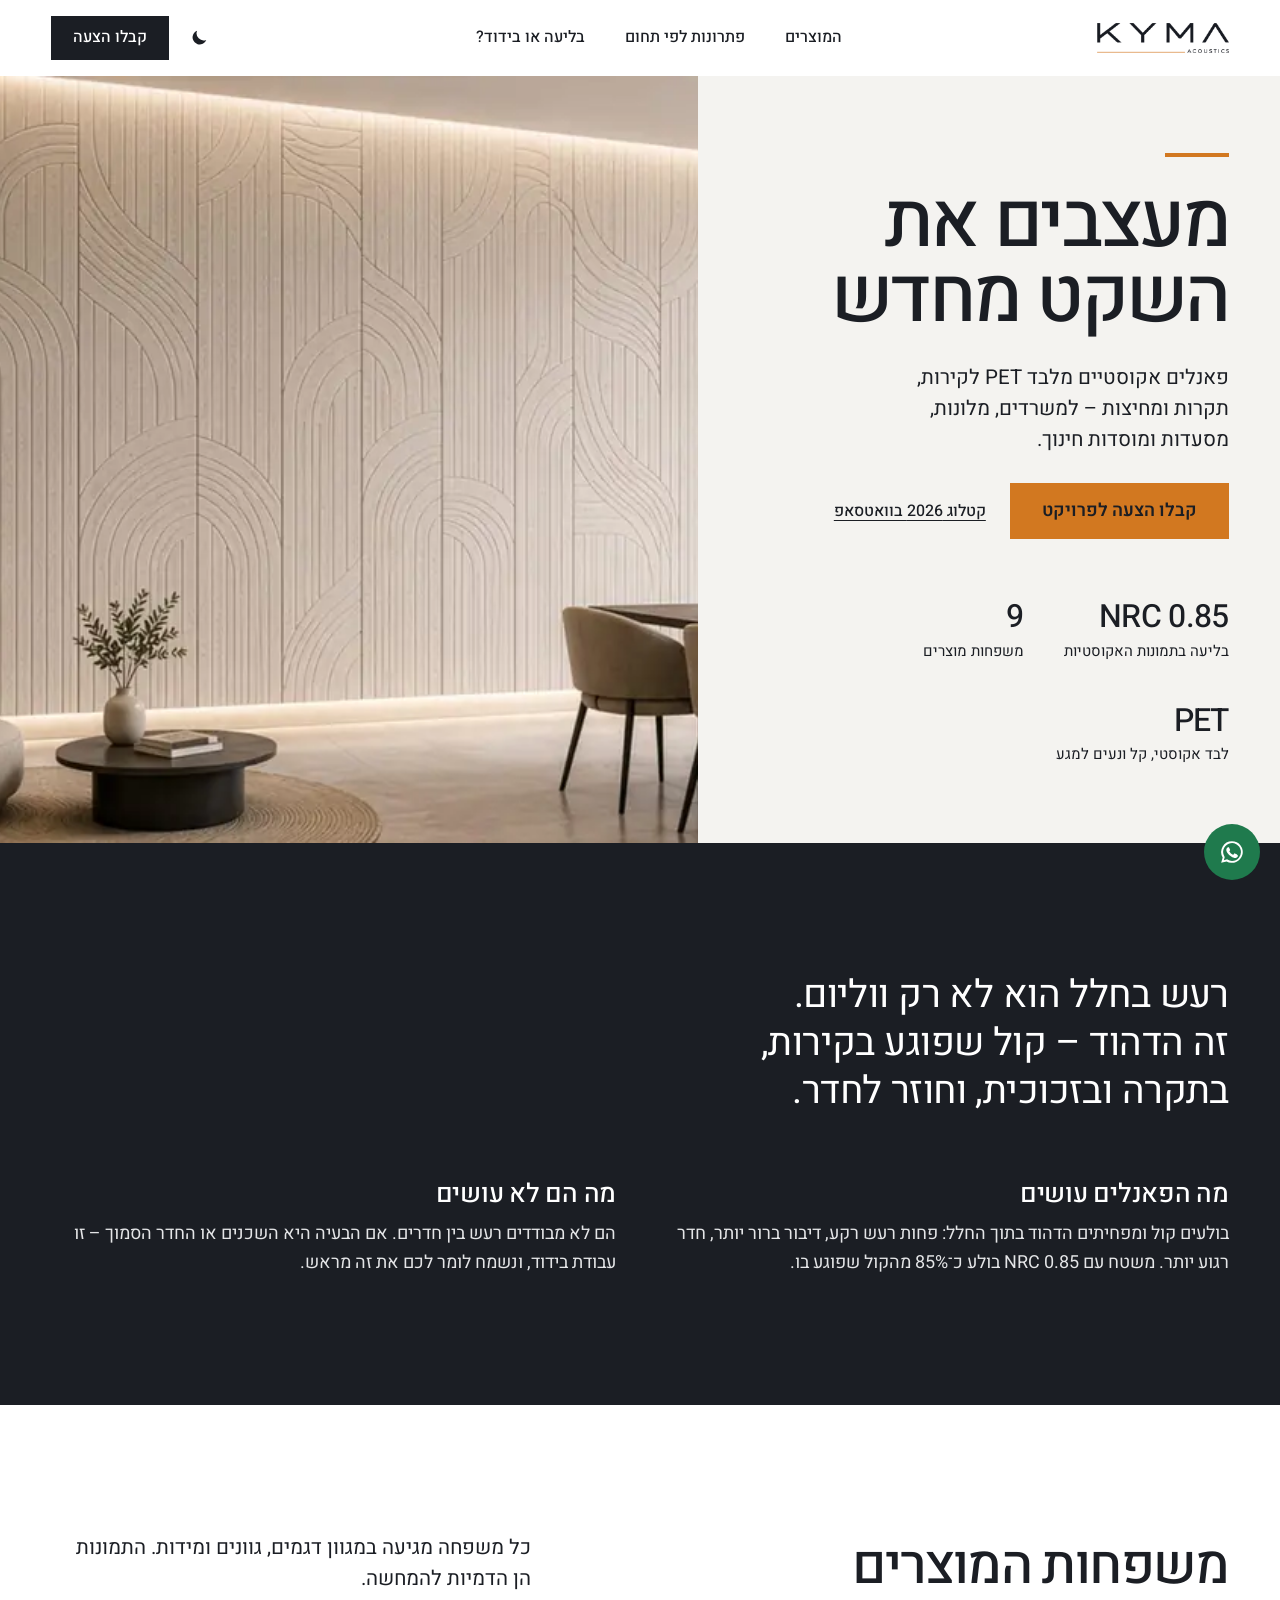
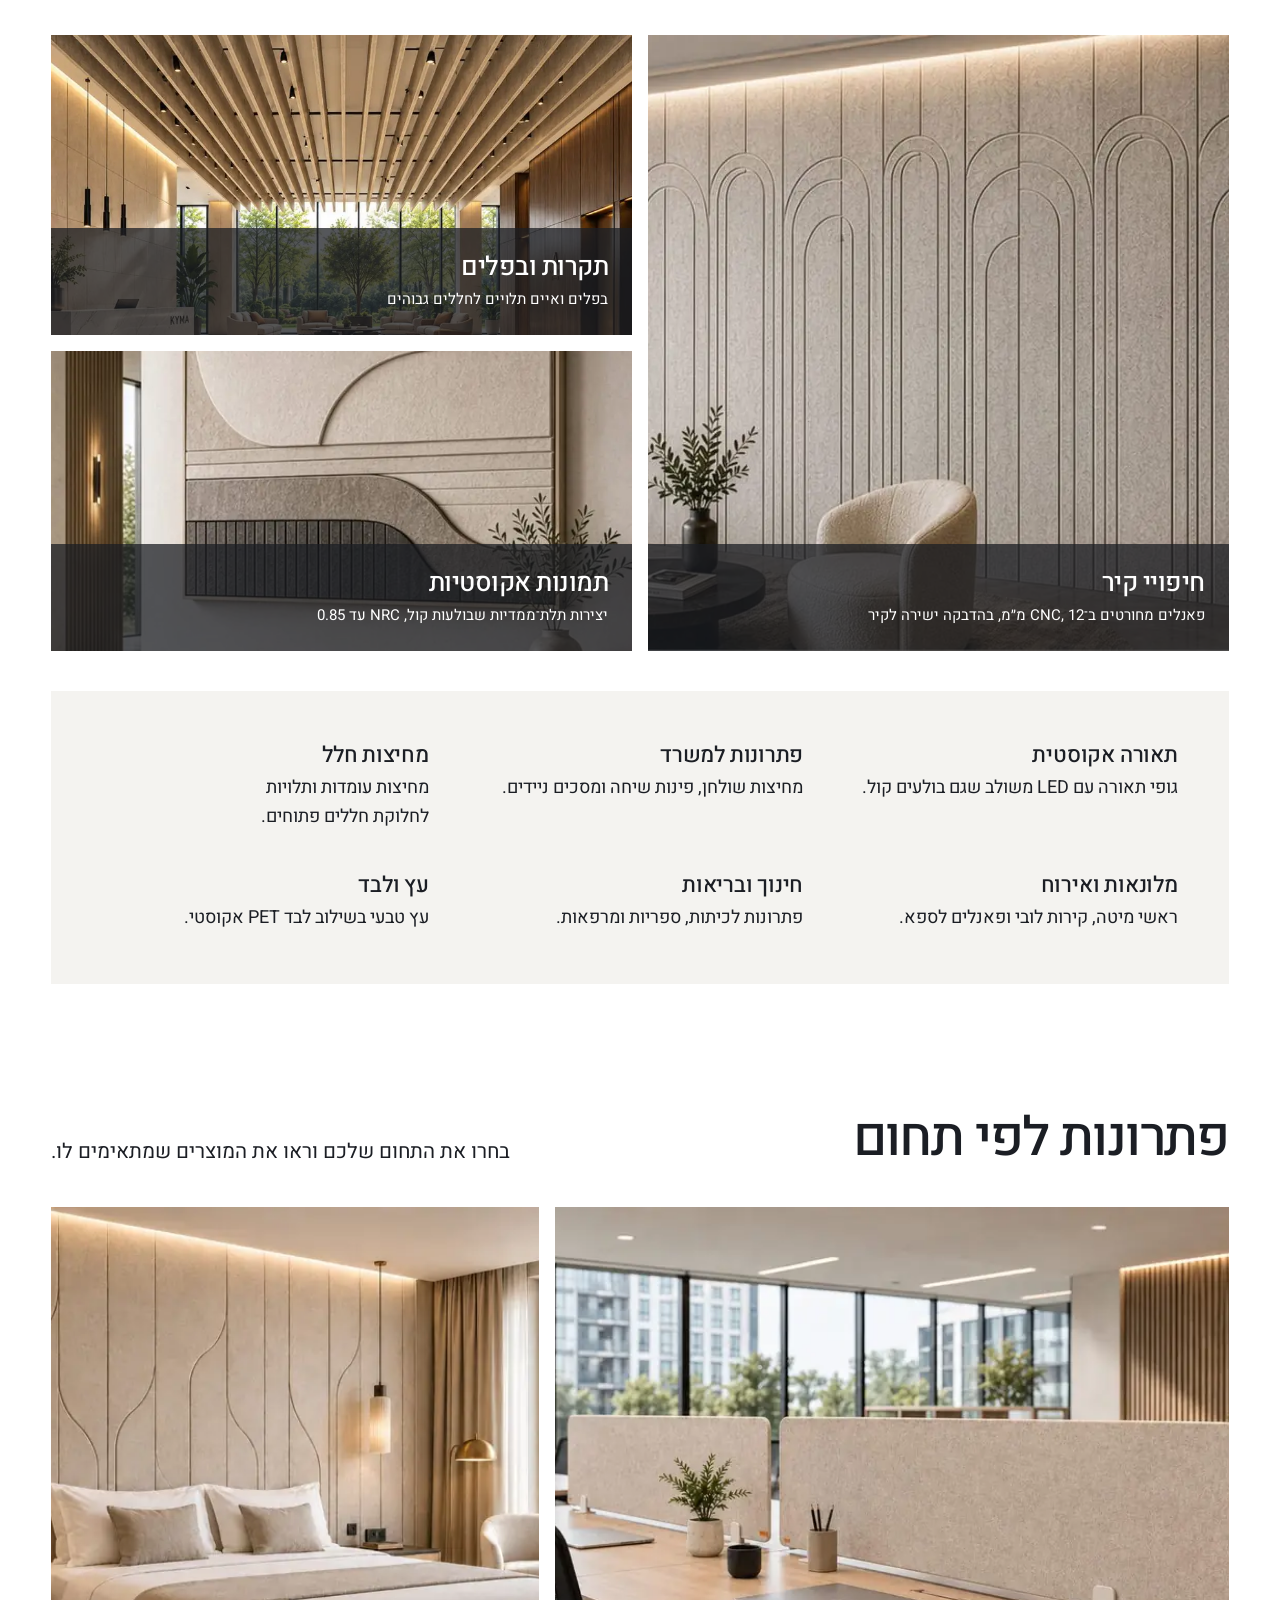
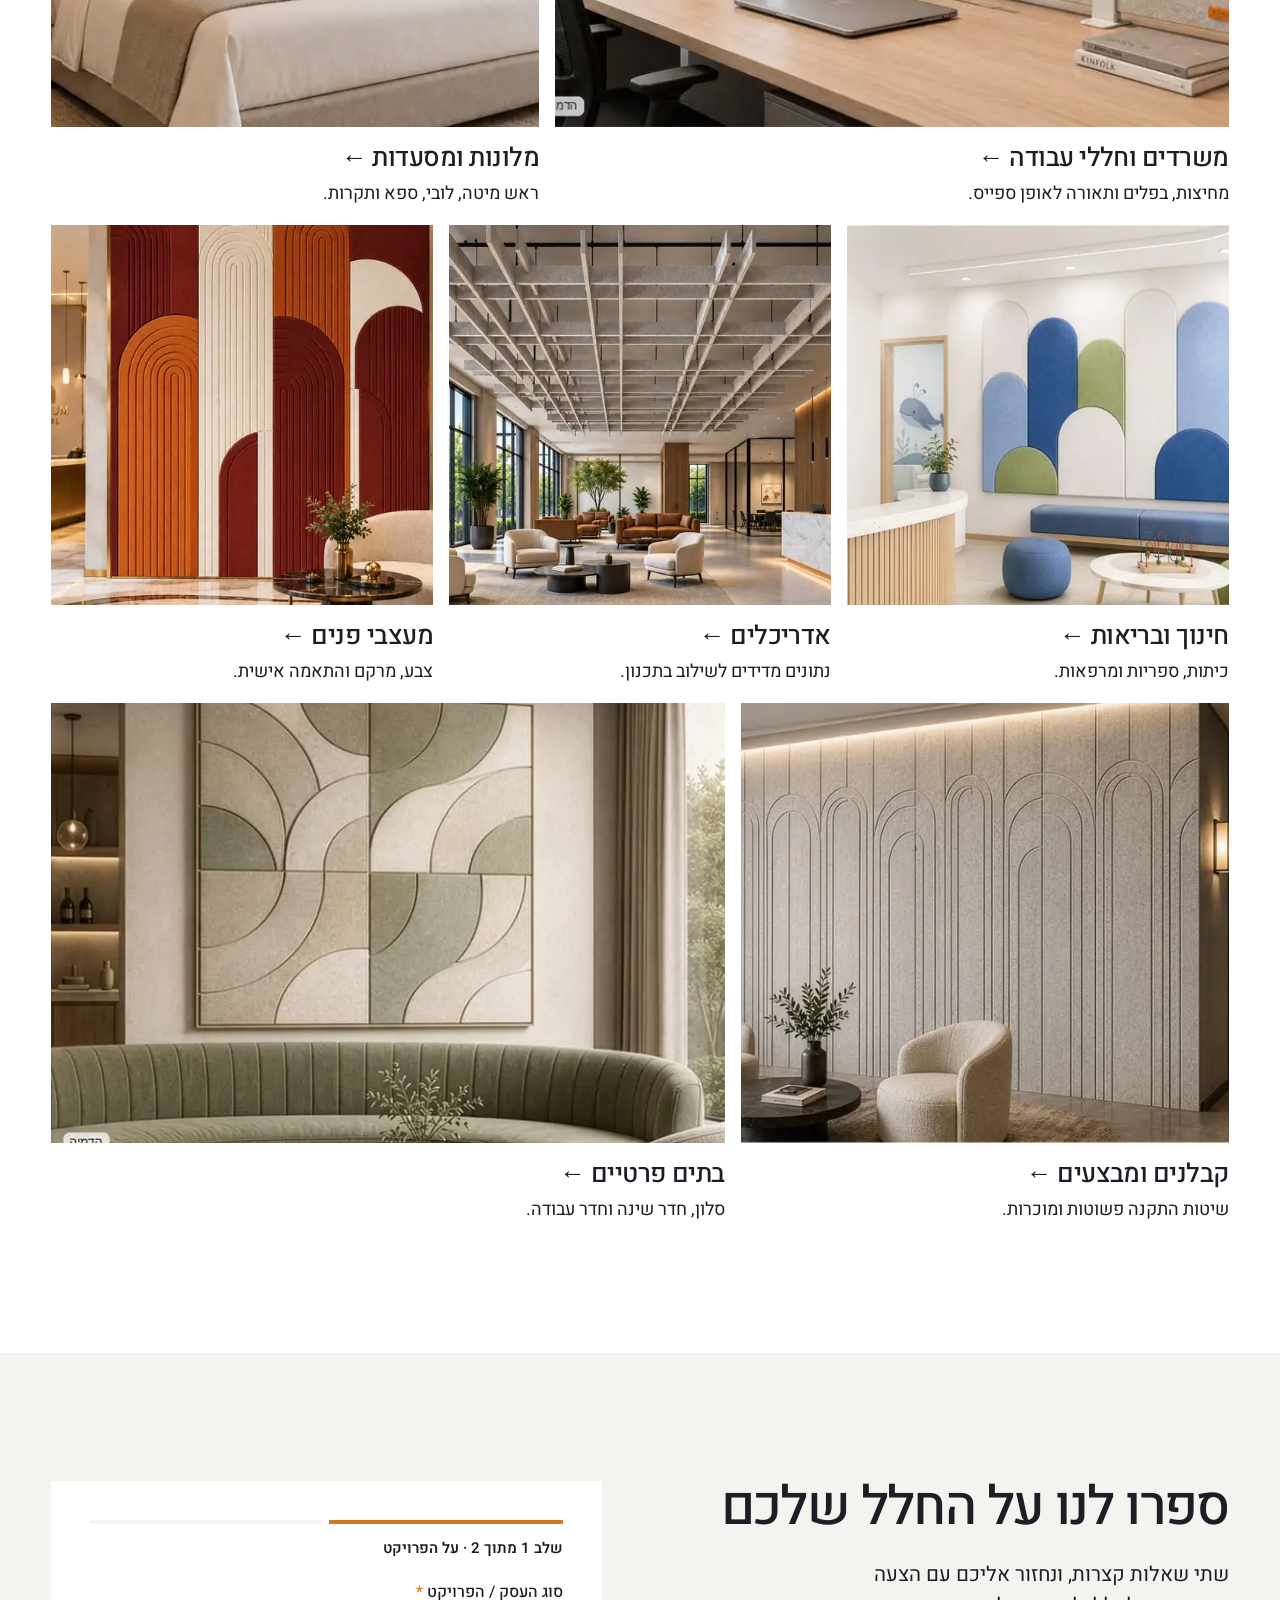
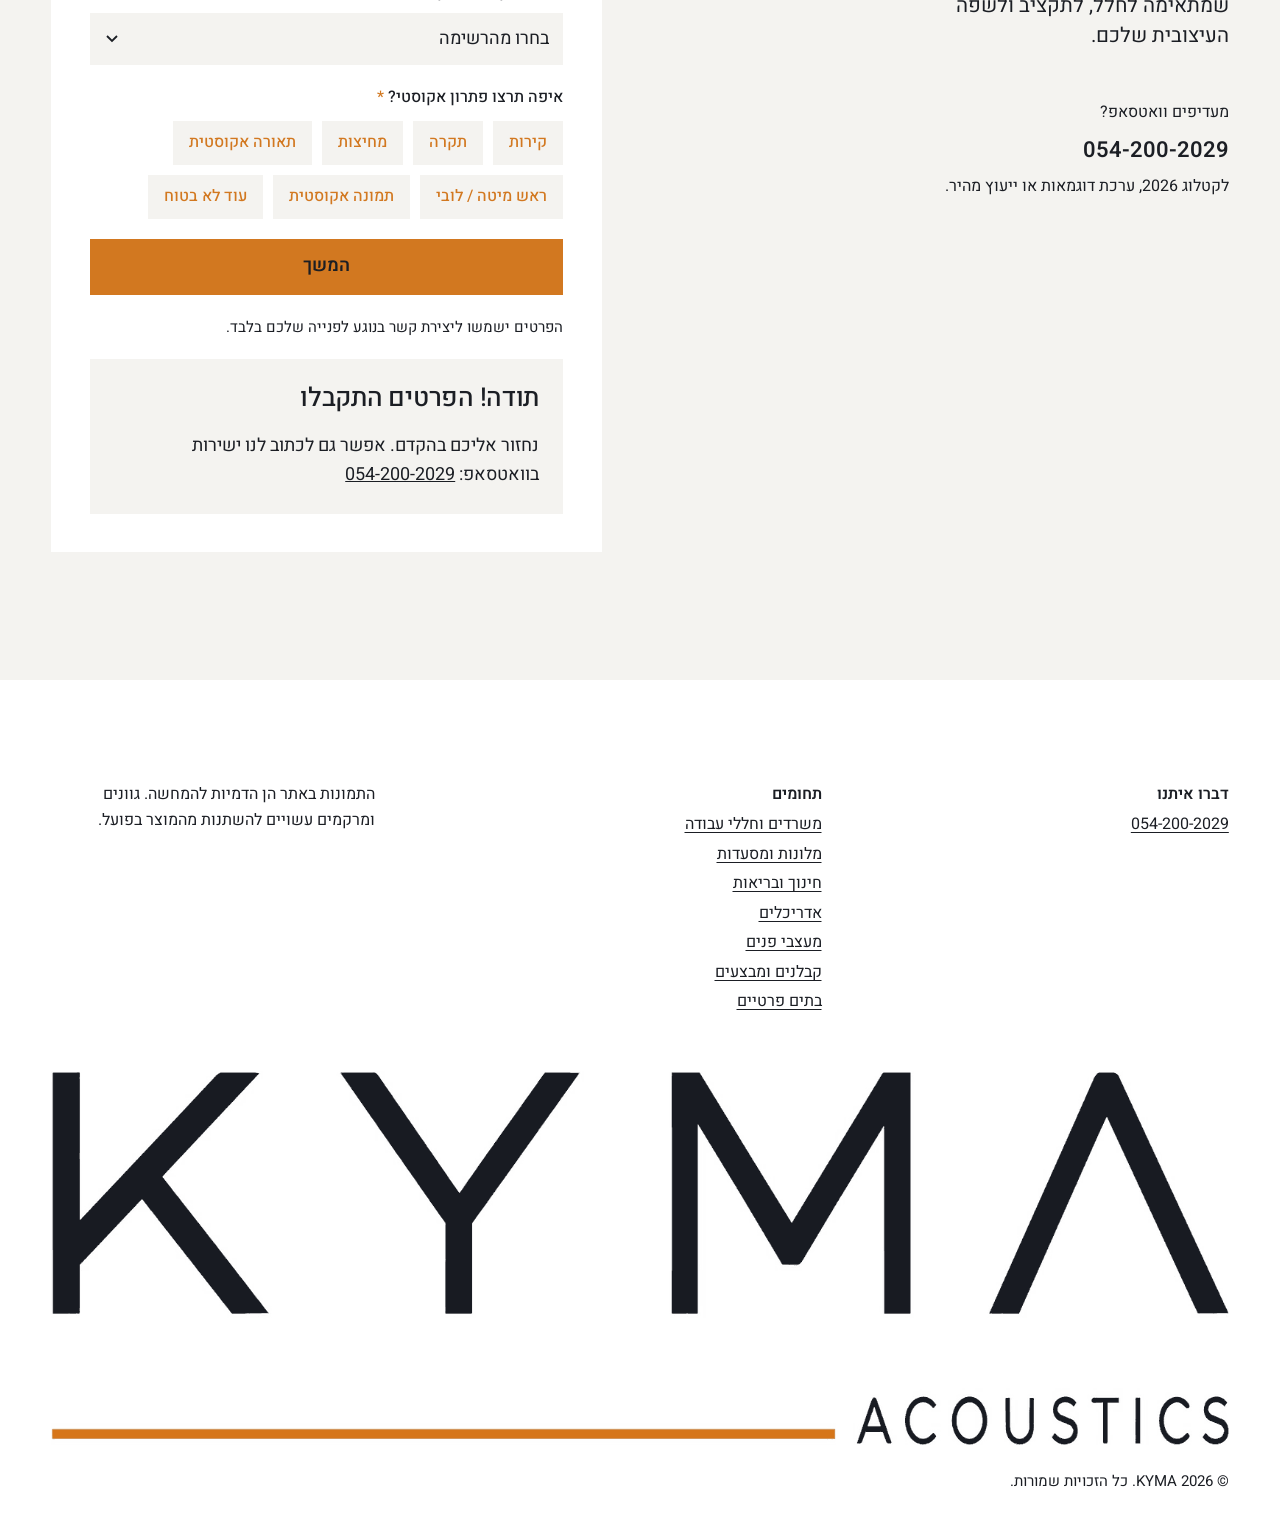
<file: index.html>
<!doctype html>
<html lang="he" dir="rtl" data-theme="light">
<head>
<meta charset="utf-8"><meta name="viewport" content="width=device-width, initial-scale=1, viewport-fit=cover">
<title>KYMA | פתרונות אקוסטיים אדריכליים לקירות ותקרות</title><meta name="description" content="פאנלים אקוסטיים מעוצבים מלבד PET לקירות, תקרות, תאורה ומחיצות – למשרדים, מלונות, מסעדות ומוסדות חינוך. קבלו הצעה לפרויקט."><meta name="robots" content="index,follow">
<link rel="canonical" href="https://kymaacoustic.com/"><meta property="og:type" content="website"><meta property="og:locale" content="he_IL"><meta property="og:title" content="KYMA | פתרונות אקוסטיים אדריכליים לקירות ותקרות"><meta property="og:description" content="פאנלים אקוסטיים מעוצבים מלבד PET לקירות, תקרות, תאורה ומחיצות – למשרדים, מלונות, מסעדות ומוסדות חינוך. קבלו הצעה לפרויקט."><meta property="og:url" content="https://kymaacoustic.com/"><meta property="og:image" content="https://kymaacoustic.com/img/hero-1800.webp">
<link rel="icon" href="/favicon.png"><meta name="theme-color" content="#FFFFFF">
<script>try{if(localStorage.getItem("kyma-theme")==="dark")document.documentElement.dataset.theme="dark"}catch(e){}</script>
<link rel="preconnect" href="https://fonts.googleapis.com"><link rel="preconnect" href="https://fonts.gstatic.com" crossorigin><link href="https://fonts.googleapis.com/css2?family=Heebo:wght@400;500;600&display=swap" rel="stylesheet">
<link rel="stylesheet" href="/assets/site.css">
</head>
<body>
<a class="skip" href="#main">דלגו לתוכן</a>
<header class="site-head" id="top">
  <a class="logo" href="/" aria-label="KYMA – דף הבית"><img src="/img/kyma-logo.webp" alt="KYMA Acoustics" width="132" height="31"></a>
  <nav class="nav" id="nav" aria-label="ניווט ראשי"><a href="/#products">המוצרים</a><a href="/#spaces">פתרונות לפי תחום</a><a href="/#acoustics">בליעה או בידוד?</a><a class="nav-cta" href="#lead-form">קבלו הצעה</a></nav>
  <div class="head-tools">
    <button class="theme-btn" type="button" aria-pressed="false" aria-label="מצב כהה"><svg class="i-moon" viewBox="0 0 24 24" width="20" height="20" aria-hidden="true"><path fill="currentColor" d="M20.7 14.3A8.5 8.5 0 0 1 9.7 3.3a8.5 8.5 0 1 0 11 11Z"/></svg><svg class="i-sun" viewBox="0 0 24 24" width="20" height="20" aria-hidden="true"><circle cx="12" cy="12" r="4.5" fill="currentColor"/><g stroke="currentColor" stroke-width="2" stroke-linecap="round"><path d="M12 2v2.5M12 19.5V22M2 12h2.5M19.5 12H22M4.9 4.9l1.8 1.8M17.3 17.3l1.8 1.8M4.9 19.1l1.8-1.8M17.3 6.7l1.8-1.8"/></g></svg></button>
    <a class="btn btn-ink head-cta" href="#lead-form">קבלו הצעה</a>
    <button class="menu-btn" aria-expanded="false" aria-controls="nav" aria-label="תפריט"><span></span><span></span></button>
  </div></header>
<main id="main">
<section class="hero" aria-labelledby="h-home">
  <div class="hero-text"><span class="bar" aria-hidden="true"></span>
    <h1 id="h-home" class="display">מעצבים את השקט מחדש</h1>
    <p class="lede">פאנלים אקוסטיים מלבד PET לקירות, תקרות ומחיצות – למשרדים, מלונות, מסעדות ומוסדות חינוך.</p>
    <div class="actions"><a class="btn btn-accent" href="#lead-form">קבלו הצעה לפרויקט</a><a class="link" href="https://wa.me/972542002029?text=%D7%A9%D7%9C%D7%95%D7%9D%20KYMA%2C%20%D7%90%D7%A9%D7%9E%D7%97%20%D7%9C%D7%A7%D7%91%D7%9C%20%D7%90%D7%AA%20%D7%94%D7%A7%D7%98%D7%9C%D7%95%D7%92" target="_blank" rel="noopener">קטלוג 2026 בוואטסאפ</a></div>
    <dl class="facts"><div><dt>NRC 0.85</dt><dd>בליעה בתמונות האקוסטיות</dd></div><div><dt>9</dt><dd>משפחות מוצרים</dd></div><div><dt>PET</dt><dd>לבד אקוסטי, קל ונעים למגע</dd></div></dl></div>
  <div class="hero-img"><img src="/img/hero-1800.webp" srcset="/img/hero-900.webp 900w, /img/hero-1800.webp 1800w" sizes="(max-width:960px) 100vw, 55vw" width="1800" height="1013" alt="לובי עם קיר פאנלים אקוסטיים – הדמיה" fetchpriority="high"></div>
</section>
<section id="acoustics" class="dark section"><div class="wrap narrow">
  <p class="statement">רעש בחלל הוא לא רק ווליום. זה הדהוד – קול שפוגע בקירות, בתקרה ובזכוכית, וחוזר לחדר.</p>
  <div class="cols2"><div><h2 class="h3">מה הפאנלים עושים</h2><p>בולעים קול ומפחיתים הדהוד בתוך החלל: פחות רעש רקע, דיבור ברור יותר, חדר רגוע יותר. משטח עם NRC 0.85 בולע כ־85% מהקול שפוגע בו.</p></div>
  <div><h2 class="h3">מה הם לא עושים</h2><p>הם לא מבודדים רעש בין חדרים. אם הבעיה היא השכנים או החדר הסמוך – זו עבודת בידוד, ונשמח לומר לכם את זה מראש.</p></div></div>
</div></section>
<section id="products" class="section"><div class="wrap">
  <div class="head-row"><h2 class="h2">משפחות המוצרים</h2><p class="side">כל משפחה מגיעה במגוון דגמים, גוונים ומידות. התמונות הן הדמיות להמחשה.</p></div>
  <div class="bento">
    <a class="b-tile big" href="#lead-form"><img src="/img/wall-900.webp" srcset="/img/wall-600.webp 600w, /img/wall-900.webp 900w" sizes="(max-width:960px) 100vw, 50vw" width="900" height="675" alt="קיר פאנלים אקוסטיים בדוגמת קשתות – הדמיה" loading="lazy" decoding="async"><span class="band"><strong>חיפויי קיר</strong><span>פאנלים מחורטים ב־CNC, 12 מ״מ, בהדבקה ישירה לקיר</span></span></a>
    <a class="b-tile" href="#lead-form"><img src="/img/ceiling-900.webp" srcset="/img/ceiling-600.webp 600w, /img/ceiling-900.webp 900w" sizes="(max-width:960px) 100vw, 50vw" width="900" height="675" alt="תקרת בפלים אקוסטיים בלובי – הדמיה" loading="lazy" decoding="async"><span class="band"><strong>תקרות ובפלים</strong><span>בפלים ואיים תלויים לחללים גבוהים</span></span></a>
    <a class="b-tile" href="#lead-form"><img src="/img/art-720.webp" srcset="/img/art-600.webp 600w, /img/art-720.webp 720w" sizes="(max-width:960px) 100vw, 50vw" width="720" height="539" alt="תמונה אקוסטית תלת־ממדית במסגרת – הדמיה" loading="lazy" decoding="async"><span class="band"><strong>תמונות אקוסטיות</strong><span>יצירות תלת־ממדיות שבולעות קול, NRC עד 0.85</span></span></a>
  </div>
  <div class="others"><div><h3 class="h4">תאורה אקוסטית</h3><p>גופי תאורה עם LED משולב שגם בולעים קול.</p></div><div><h3 class="h4">פתרונות למשרד</h3><p>מחיצות שולחן, פינות שיחה ומסכים ניידים.</p></div><div><h3 class="h4">מחיצות חלל</h3><p>מחיצות עומדות ותלויות לחלוקת חללים פתוחים.</p></div><div><h3 class="h4">מלונאות ואירוח</h3><p>ראשי מיטה, קירות לובי ופאנלים לספא.</p></div><div><h3 class="h4">חינוך ובריאות</h3><p>פתרונות לכיתות, ספריות ומרפאות.</p></div><div><h3 class="h4">עץ ולבד</h3><p>עץ טבעי בשילוב לבד PET אקוסטי.</p></div></div>
</div></section>
<section id="spaces" class="section pt0"><div class="wrap">
  <div class="head-row"><h2 class="h2">פתרונות לפי תחום</h2><p class="side">בחרו את התחום שלכם וראו את המוצרים שמתאימים לו.</p></div>
  <div class="tiles r1"><a class="tile" href="/offices/"><span class="tile-img"><img src="/img/seg-offices-996.webp" srcset="/img/seg-offices-700.webp 700w, /img/seg-offices-996.webp 996w" sizes="(max-width:960px) 100vw, 50vw" width="996" height="712" alt="משרדים וחללי עבודה – הדמיה" loading="lazy" decoding="async"></span><span class="tile-title">משרדים וחללי עבודה <span aria-hidden="true">←</span></span><span class="tile-sub">מחיצות, בפלים ותאורה לאופן ספייס.</span></a><a class="tile" href="/hospitality/"><span class="tile-img"><img src="/img/seg-hospitality-1141.webp" srcset="/img/seg-hospitality-700.webp 700w, /img/seg-hospitality-1141.webp 1141w" sizes="(max-width:960px) 100vw, 50vw" width="1141" height="815" alt="מלונות ומסעדות – הדמיה" loading="lazy" decoding="async"></span><span class="tile-title">מלונות ומסעדות <span aria-hidden="true">←</span></span><span class="tile-sub">ראש מיטה, לובי, ספא ותקרות.</span></a></div>
  <div class="tiles r2"><a class="tile" href="/education-healthcare/"><span class="tile-img"><img src="/img/seg-education-healthcare-1010.webp" srcset="/img/seg-education-healthcare-700.webp 700w, /img/seg-education-healthcare-1010.webp 1010w" sizes="(max-width:960px) 100vw, 50vw" width="1010" height="722" alt="חינוך ובריאות – הדמיה" loading="lazy" decoding="async"></span><span class="tile-title">חינוך ובריאות <span aria-hidden="true">←</span></span><span class="tile-sub">כיתות, ספריות ומרפאות.</span></a><a class="tile" href="/architects/"><span class="tile-img"><img src="/img/seg-architects-982.webp" srcset="/img/seg-architects-700.webp 700w, /img/seg-architects-982.webp 982w" sizes="(max-width:960px) 100vw, 50vw" width="982" height="702" alt="אדריכלים – הדמיה" loading="lazy" decoding="async"></span><span class="tile-title">אדריכלים <span aria-hidden="true">←</span></span><span class="tile-sub">נתונים מדידים לשילוב בתכנון.</span></a><a class="tile" href="/interior-designers/"><span class="tile-img"><img src="/img/seg-interior-designers-848.webp" srcset="/img/seg-interior-designers-700.webp 700w, /img/seg-interior-designers-848.webp 848w" sizes="(max-width:960px) 100vw, 50vw" width="848" height="605" alt="מעצבי פנים – הדמיה" loading="lazy" decoding="async"></span><span class="tile-title">מעצבי פנים <span aria-hidden="true">←</span></span><span class="tile-sub">צבע, מרקם והתאמה אישית.</span></a></div>
  <div class="tiles r3"><a class="tile" href="/contractors/"><span class="tile-img"><img src="/img/seg-contractors-992.webp" srcset="/img/seg-contractors-700.webp 700w, /img/seg-contractors-992.webp 992w" sizes="(max-width:960px) 100vw, 50vw" width="992" height="709" alt="קבלנים ומבצעים – הדמיה" loading="lazy" decoding="async"></span><span class="tile-title">קבלנים ומבצעים <span aria-hidden="true">←</span></span><span class="tile-sub">שיטות התקנה פשוטות ומוכרות.</span></a><a class="tile" href="/homes/"><span class="tile-img"><img src="/img/seg-homes-770.webp" srcset="/img/seg-homes-700.webp 700w, /img/seg-homes-770.webp 770w" sizes="(max-width:960px) 100vw, 50vw" width="770" height="550" alt="בתים פרטיים – הדמיה" loading="lazy" decoding="async"></span><span class="tile-title">בתים פרטיים <span aria-hidden="true">←</span></span><span class="tile-sub">סלון, חדר שינה וחדר עבודה.</span></a></div>
</div></section><section id="lead-form" class="section stone"><div class="wrap cols-form">
  <div class="form-intro"><h2 class="h2">ספרו לנו על החלל שלכם</h2>
    <p class="intro">שתי שאלות קצרות, ונחזור אליכם עם הצעה שמתאימה לחלל, לתקציב ולשפה העיצובית שלכם.</p>
    <div class="wa"><span>מעדיפים וואטסאפ?</span><a href="https://wa.me/972542002029" target="_blank" rel="noopener" dir="ltr">054-200-2029</a><span>לקטלוג 2026, ערכת דוגמאות או ייעוץ מהיר.</span></div></div>
  <form class="panel" name="lead" method="POST" action="/thanks/" data-provider="formspree" data-thanks="/thanks/" novalidate>
    <input type="hidden" name="form-name" value="lead"><input type="hidden" name="segment-page" id="seg-field" value="דף הבית">
    <p class="hp"><label>אל תמלאו <input name="company" tabindex="-1" autocomplete="off"></label></p>
    <div class="progress" aria-hidden="true"><span class="on"></span><span></span></div>
    <p class="step-label" id="step-label" aria-live="polite">שלב 1 מתוך 2 · על הפרויקט</p>
    <div class="step" data-step="1">
      <div class="field"><label for="f-type">סוג העסק / הפרויקט <span aria-hidden="true">*</span></label>
        <select id="f-type" name="type" required><option value="">בחרו מהרשימה</option><option>משרד / חברה</option><option>מלון</option><option>מסעדה / אולם אירועים</option><option>מוסד חינוך</option><option>מרפאה / מוסד רפואי</option><option>אדריכל / מעצב פנים</option><option>קבלן</option><option>בית פרטי</option><option>אחר</option></select></div>
      <fieldset class="field"><legend>איפה תרצו פתרון אקוסטי? <span aria-hidden="true">*</span></legend>
        <div class="chips"><label class="chip"><input type="checkbox" name="areas" value="קירות"><span>קירות</span></label><label class="chip"><input type="checkbox" name="areas" value="תקרה"><span>תקרה</span></label><label class="chip"><input type="checkbox" name="areas" value="מחיצות"><span>מחיצות</span></label><label class="chip"><input type="checkbox" name="areas" value="תאורה אקוסטית"><span>תאורה אקוסטית</span></label><label class="chip"><input type="checkbox" name="areas" value="ראש מיטה / לובי"><span>ראש מיטה / לובי</span></label><label class="chip"><input type="checkbox" name="areas" value="תמונה אקוסטית"><span>תמונה אקוסטית</span></label><label class="chip"><input type="checkbox" name="areas" value="עוד לא בטוח"><span>עוד לא בטוח</span></label></div></fieldset>
      <button class="btn btn-accent wide" type="button" data-next>המשך</button>
    </div>
    <div class="step" data-step="2" hidden>
      <div class="grid2">
        <div class="field"><label for="f-first">שם פרטי <span aria-hidden="true">*</span></label><input id="f-first" name="first_name" autocomplete="given-name" required></div>
        <div class="field"><label for="f-last">שם משפחה <span aria-hidden="true">*</span></label><input id="f-last" name="last_name" autocomplete="family-name" required></div>
        <div class="field"><label for="f-phone">טלפון <span aria-hidden="true">*</span></label><input id="f-phone" name="phone" type="tel" inputmode="tel" autocomplete="tel" dir="ltr" required pattern="[0-9+\-\s]{9,15}"></div>
        <div class="field"><label for="f-city">עיר / יישוב <span aria-hidden="true">*</span></label><input id="f-city" name="city" autocomplete="address-level2" list="cities" required></div>
      </div>
      <datalist id="cities"><option>חיפה</option><option>נצרת</option><option>עכו</option><option>כרמיאל</option><option>נהריה</option><option>עפולה</option><option>טבריה</option><option>צפת</option><option>שפרעם</option><option>קריית שמונה</option><option>מעלות־תרשיחא</option><option>תל אביב–יפו</option><option>ירושלים</option></datalist>
      <div class="field"><label for="f-mail">אימייל (לא חובה)</label><input id="f-mail" name="email" type="email" autocomplete="email" dir="ltr"></div>
      <details class="more-fields"><summary>פרטים נוספים (לא חובה)</summary>
        <div class="field"><label for="f-size">מספר עובדים בחלל</label><select id="f-size" name="employees"><option value="">בחרו</option><option>1–5</option><option>6–10</option><option>11–15</option><option>16+</option></select></div>
        <div class="field"><label for="f-note">ספרו לנו עוד</label><textarea id="f-note" name="notes" rows="3"></textarea></div>
      </details>
      <label class="consent"><input type="checkbox" name="marketing" value="yes"><span>אשמח לקבל עדכונים והצעות מ־KYMA</span></label>
      <div class="step-actions"><button class="btn btn-accent" type="submit">שליחת הפרטים</button><button class="back" type="button" data-back>חזרה</button></div>
    </div>
    <p class="error" id="form-error" role="alert" hidden></p>
    <p class="fine">הפרטים ישמשו ליצירת קשר בנוגע לפנייה שלכם בלבד.</p>
    <div class="thanks" id="thanks" hidden tabindex="-1"><h3 class="h3">תודה! הפרטים התקבלו</h3><p>נחזור אליכם בהקדם. אפשר גם לכתוב לנו ישירות בוואטסאפ: <a href="https://wa.me/972542002029" dir="ltr">054-200-2029</a></p></div>
  </form>
</div></section>
</main>
<footer class="site-foot"><div class="wrap">
  <div class="foot-row"><div><strong>דברו איתנו</strong><a href="https://wa.me/972542002029" target="_blank" rel="noopener" dir="ltr">054-200-2029</a></div>
    <div><strong>תחומים</strong><a href="/offices/">משרדים וחללי עבודה</a><a href="/hospitality/">מלונות ומסעדות</a><a href="/education-healthcare/">חינוך ובריאות</a><a href="/architects/">אדריכלים</a><a href="/interior-designers/">מעצבי פנים</a><a href="/contractors/">קבלנים ומבצעים</a><a href="/homes/">בתים פרטיים</a></div>
    <p>התמונות באתר הן הדמיות להמחשה. גוונים ומרקמים עשויים להשתנות מהמוצר בפועל.</p></div>
  <img class="foot-logo" src="/img/kyma-logo.webp" alt="KYMA Acoustics" loading="lazy" width="1600" height="374">
  <p class="copy">© 2026 KYMA. כל הזכויות שמורות.</p></div></footer>
<a class="wa-float" href="https://wa.me/972542002029" target="_blank" rel="noopener" aria-label="וואטסאפ KYMA"><svg viewBox="0 0 24 24" width="26" height="26" aria-hidden="true"><path fill="currentColor" d="M12 2a10 10 0 0 0-8.6 15.1L2 22l5-1.3A10 10 0 1 0 12 2Zm0 18.2a8.2 8.2 0 0 1-4.2-1.2l-.3-.2-3 .8.8-2.9-.2-.3A8.2 8.2 0 1 1 12 20.2Zm4.5-6.1c-.2-.1-1.5-.7-1.7-.8s-.4-.1-.6.1-.7.8-.8 1-.3.2-.5.1a6.7 6.7 0 0 1-3.3-2.9c-.3-.4.2-.4.6-1.3a.4.4 0 0 0 0-.4l-.8-1.8c-.2-.5-.4-.4-.6-.4h-.5a1 1 0 0 0-.7.3 3 3 0 0 0-.9 2.2 5.2 5.2 0 0 0 1.1 2.7 11.8 11.8 0 0 0 4.5 4c1.7.7 2.3.8 3.1.6a2.7 2.7 0 0 0 1.8-1.2 2.2 2.2 0 0 0 .2-1.2c-.1-.1-.3-.2-.5-.3Z"/></svg></a>
<script src="/assets/site.js" defer></script>
</body></html>
</file>
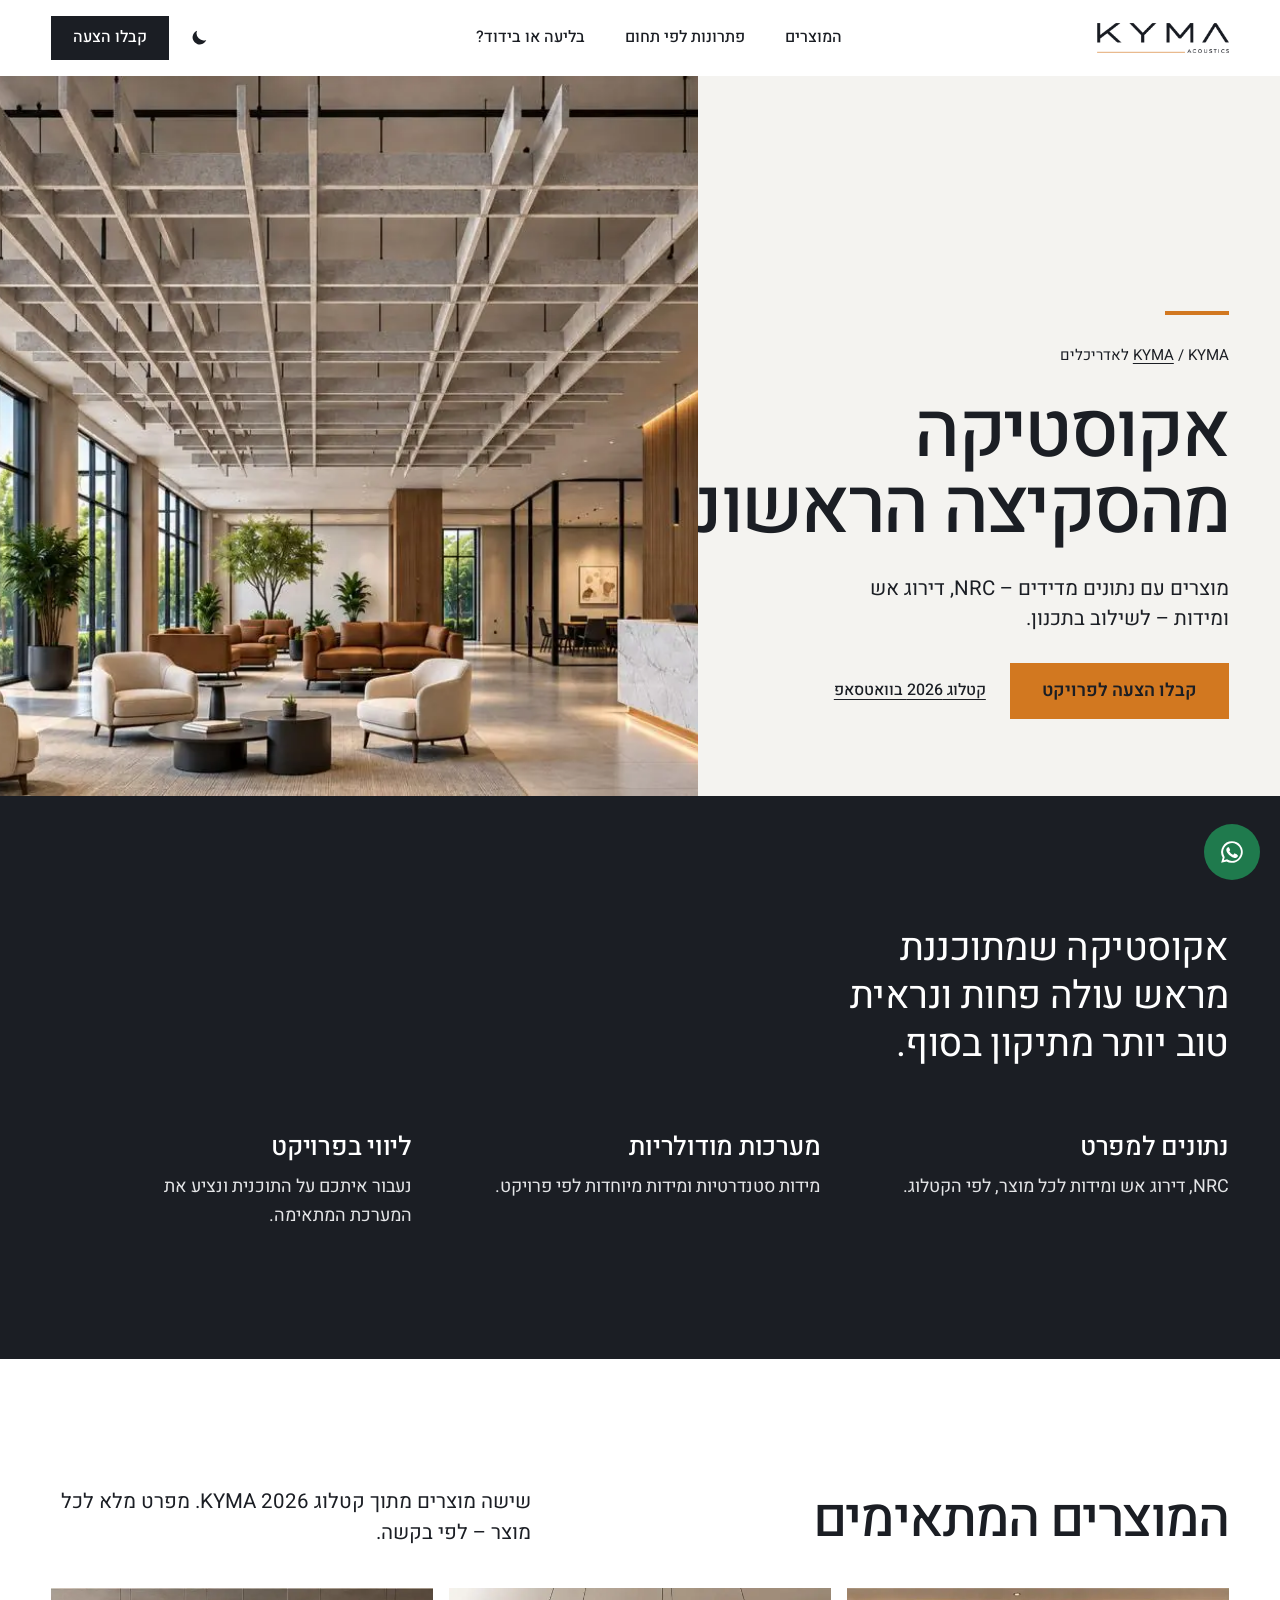
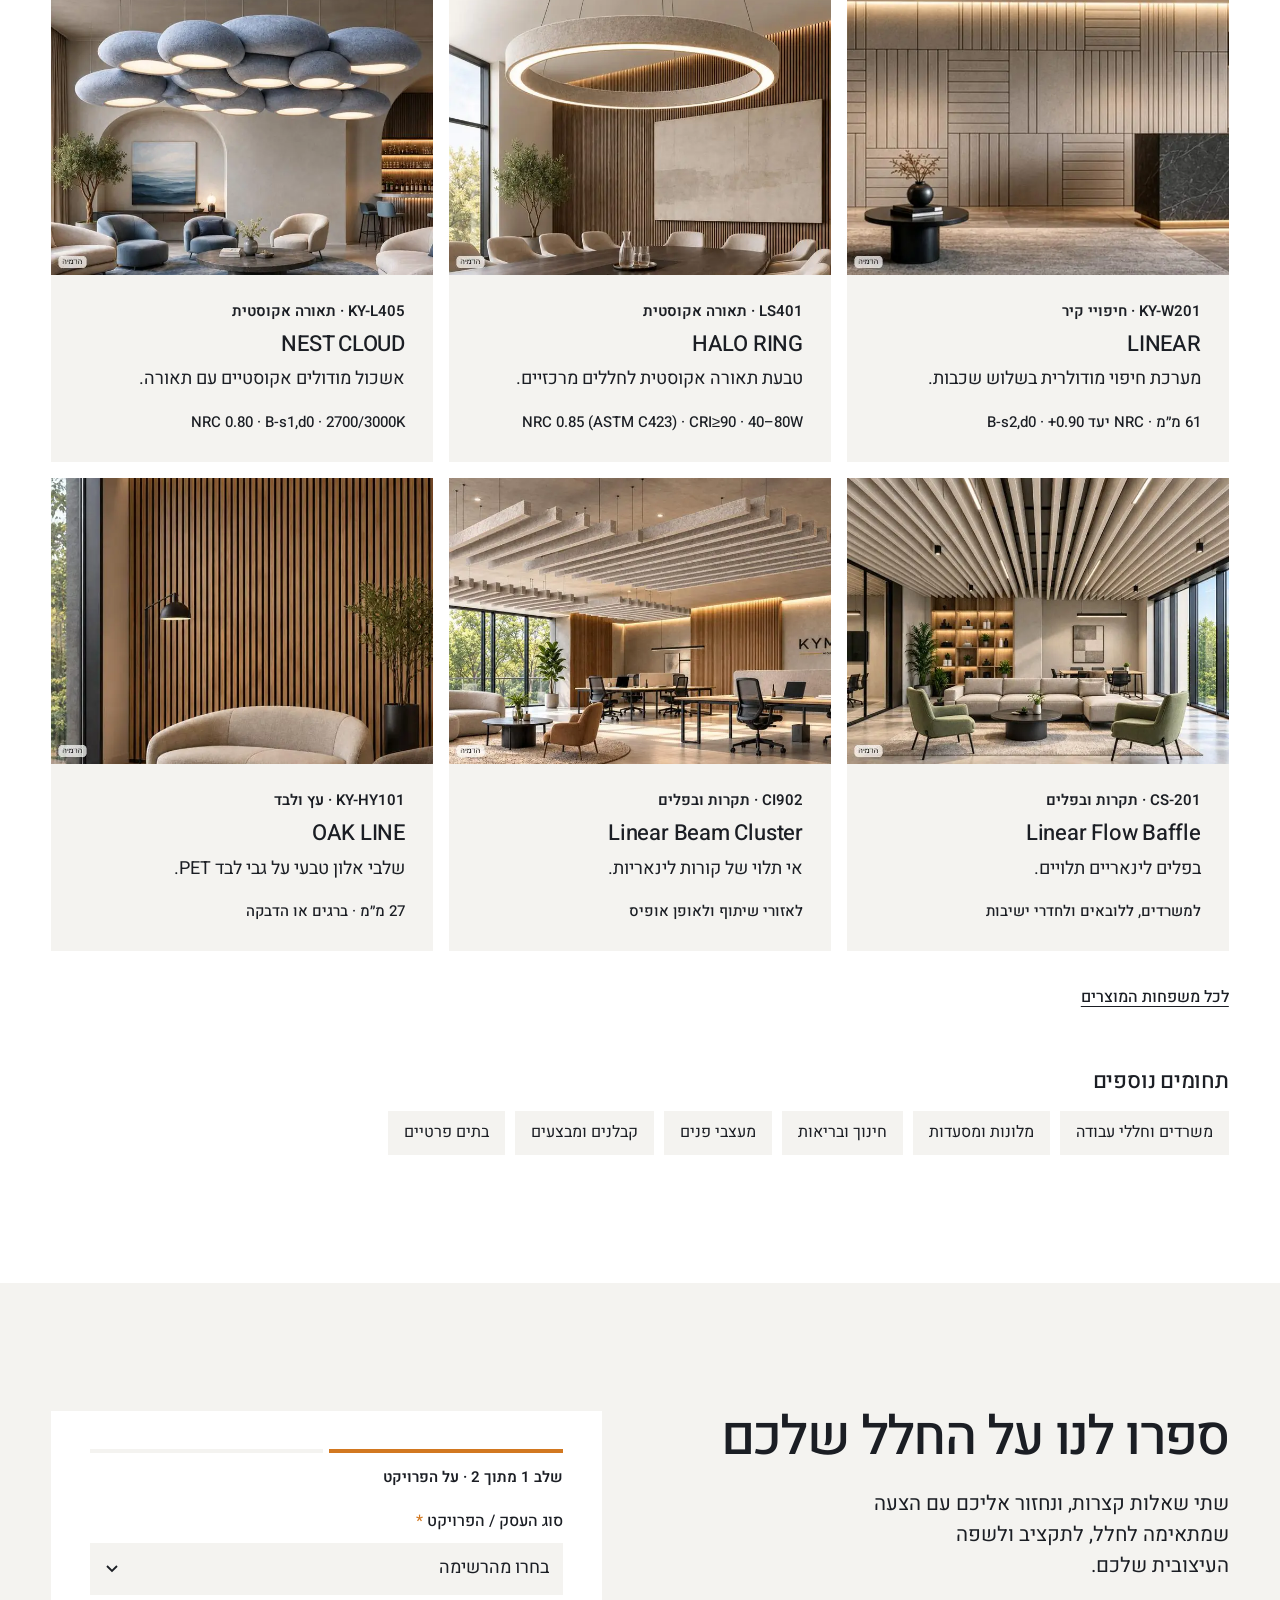
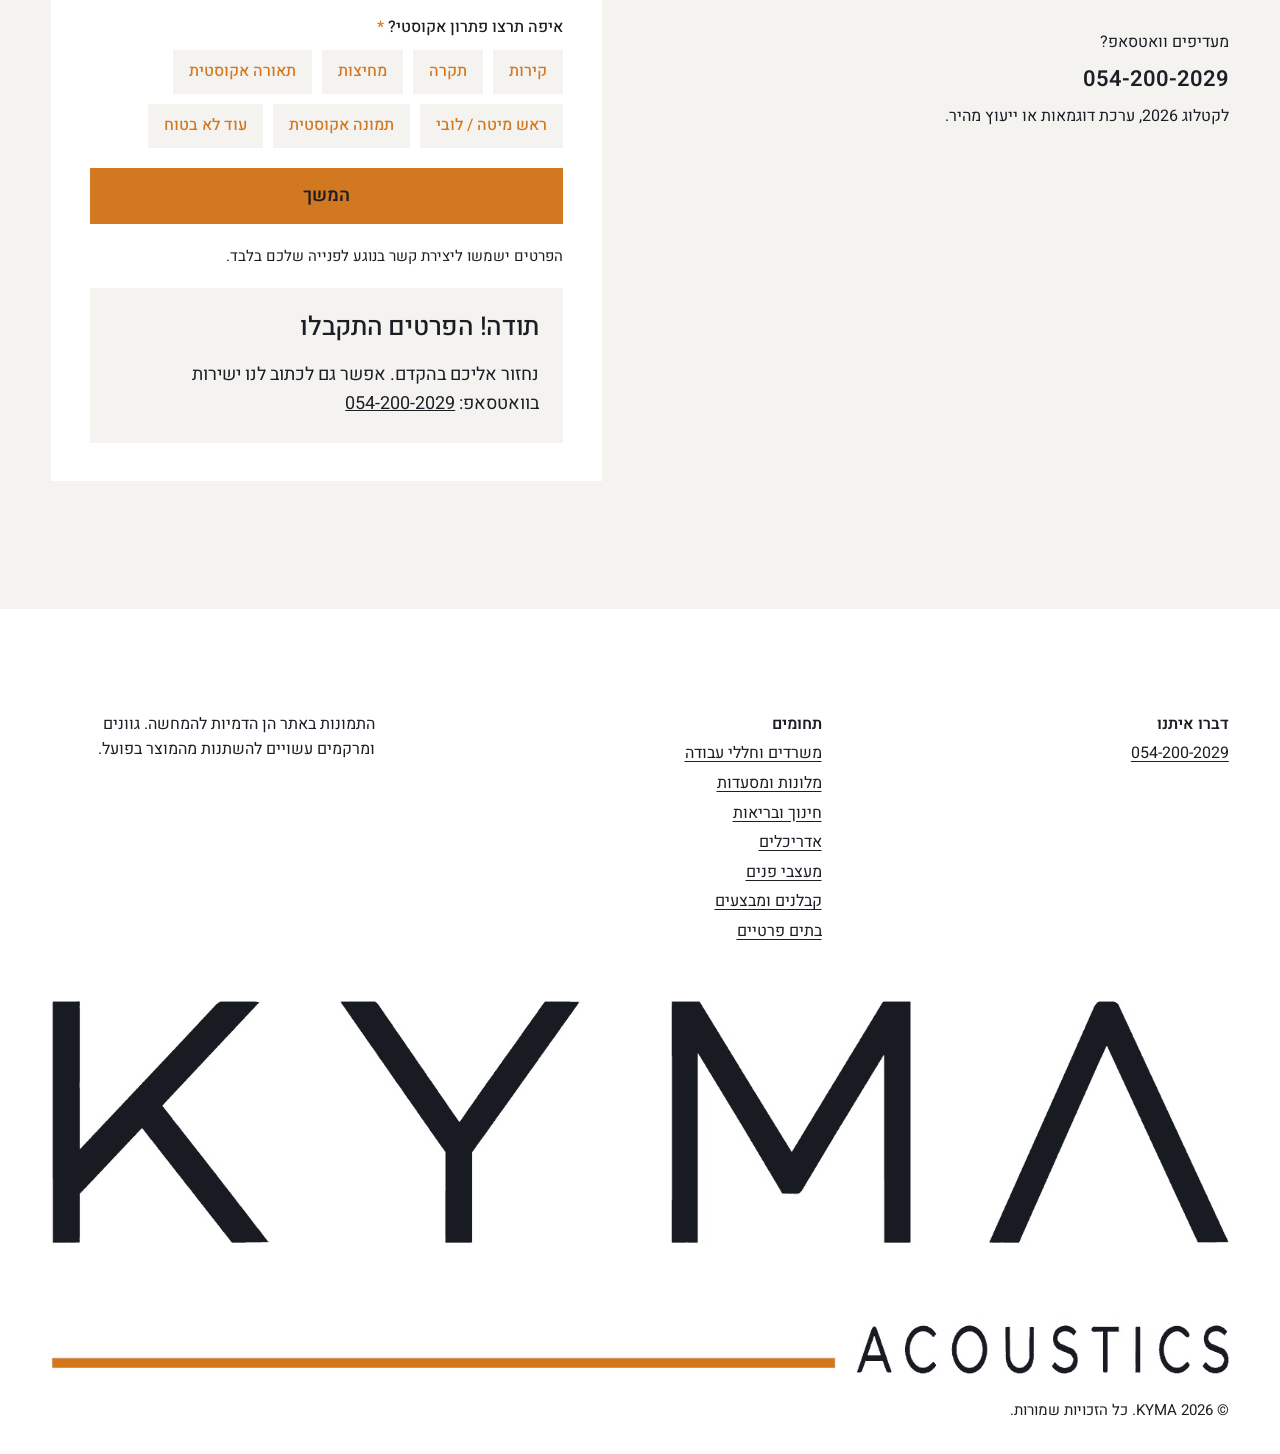
<file: architects/index.html>
<!doctype html>
<html lang="he" dir="rtl" data-theme="light">
<head>
<meta charset="utf-8"><meta name="viewport" content="width=device-width, initial-scale=1, viewport-fit=cover">
<title>KYMA לאדריכלים | KYMA</title><meta name="description" content="מוצרים עם נתונים מדידים – NRC, דירוג אש ומידות – לשילוב בתכנון."><meta name="robots" content="index,follow">
<link rel="canonical" href="https://kymaacoustic.com/architects/"><meta property="og:type" content="website"><meta property="og:locale" content="he_IL"><meta property="og:title" content="KYMA לאדריכלים | KYMA"><meta property="og:description" content="מוצרים עם נתונים מדידים – NRC, דירוג אש ומידות – לשילוב בתכנון."><meta property="og:url" content="https://kymaacoustic.com/architects/"><meta property="og:image" content="https://kymaacoustic.com/img/seg-architects-982.webp">
<link rel="icon" href="/favicon.png"><meta name="theme-color" content="#FFFFFF">
<script>try{if(localStorage.getItem("kyma-theme")==="dark")document.documentElement.dataset.theme="dark"}catch(e){}</script>
<link rel="preconnect" href="https://fonts.googleapis.com"><link rel="preconnect" href="https://fonts.gstatic.com" crossorigin><link href="https://fonts.googleapis.com/css2?family=Heebo:wght@400;500;600&display=swap" rel="stylesheet">
<link rel="stylesheet" href="/assets/site.css">
</head>
<body>
<a class="skip" href="#main">דלגו לתוכן</a>
<header class="site-head" id="top">
  <a class="logo" href="/" aria-label="KYMA – דף הבית"><img src="/img/kyma-logo.webp" alt="KYMA Acoustics" width="132" height="31"></a>
  <nav class="nav" id="nav" aria-label="ניווט ראשי"><a href="/#products">המוצרים</a><a href="/#spaces">פתרונות לפי תחום</a><a href="/#acoustics">בליעה או בידוד?</a><a class="nav-cta" href="#lead-form">קבלו הצעה</a></nav>
  <div class="head-tools">
    <button class="theme-btn" type="button" aria-pressed="false" aria-label="מצב כהה"><svg class="i-moon" viewBox="0 0 24 24" width="20" height="20" aria-hidden="true"><path fill="currentColor" d="M20.7 14.3A8.5 8.5 0 0 1 9.7 3.3a8.5 8.5 0 1 0 11 11Z"/></svg><svg class="i-sun" viewBox="0 0 24 24" width="20" height="20" aria-hidden="true"><circle cx="12" cy="12" r="4.5" fill="currentColor"/><g stroke="currentColor" stroke-width="2" stroke-linecap="round"><path d="M12 2v2.5M12 19.5V22M2 12h2.5M19.5 12H22M4.9 4.9l1.8 1.8M17.3 17.3l1.8 1.8M4.9 19.1l1.8-1.8M17.3 6.7l1.8-1.8"/></g></svg></button>
    <a class="btn btn-ink head-cta" href="#lead-form">קבלו הצעה</a>
    <button class="menu-btn" aria-expanded="false" aria-controls="nav" aria-label="תפריט"><span></span><span></span></button>
  </div></header>
<main id="main">
<section class="hero hero-seg" aria-labelledby="h-architects">
  <div class="hero-text"><span class="bar" aria-hidden="true"></span>
    <nav class="crumbs" aria-label="פירורי לחם"><a href="/">KYMA</a> / KYMA לאדריכלים</nav>
    <h1 id="h-architects" class="display">אקוסטיקה מהסקיצה הראשונה</h1>
    <p class="lede">מוצרים עם נתונים מדידים – NRC, דירוג אש ומידות – לשילוב בתכנון.</p><div class="actions"><a class="btn btn-accent" href="#lead-form">קבלו הצעה לפרויקט</a><a class="link" href="https://wa.me/972542002029?text=%D7%A9%D7%9C%D7%95%D7%9D%20KYMA%2C%20%D7%90%D7%A9%D7%9E%D7%97%20%D7%9C%D7%A7%D7%91%D7%9C%20%D7%90%D7%AA%20%D7%94%D7%A7%D7%98%D7%9C%D7%95%D7%92" target="_blank" rel="noopener">קטלוג 2026 בוואטסאפ</a></div></div>
  <div class="hero-img"><img src="/img/seg-architects-982.webp" srcset="/img/seg-architects-700.webp 700w, /img/seg-architects-982.webp 982w" sizes="(max-width:960px) 100vw, 55vw" width="982" height="702" alt="אדריכלים – הדמיה" fetchpriority="high"></div>
</section>
<section class="dark section"><div class="wrap narrow"><p class="statement">אקוסטיקה שמתוכננת מראש עולה פחות ונראית טוב יותר מתיקון בסוף.</p>
  <div class="cols3"><div><h2 class="h3">נתונים למפרט</h2><p>NRC, דירוג אש ומידות לכל מוצר, לפי הקטלוג.</p></div><div><h2 class="h3">מערכות מודולריות</h2><p>מידות סטנדרטיות ומידות מיוחדות לפי פרויקט.</p></div><div><h2 class="h3">ליווי בפרויקט</h2><p>נעבור איתכם על התוכנית ונציע את המערכת המתאימה.</p></div></div></div></section>
<section class="section"><div class="wrap">
  <div class="head-row"><h2 class="h2">המוצרים המתאימים</h2><p class="side">שישה מוצרים מתוך קטלוג KYMA 2026. מפרט מלא לכל מוצר – לפי בקשה.</p></div>
  <div class="cards"><article class="card"><img src="/img/p-KY-W201-720.webp" srcset="/img/p-KY-W201-360.webp 360w, /img/p-KY-W201-720.webp 720w" sizes="(max-width:960px) 100vw, 33vw" width="720" height="540" alt="LINEAR – הדמיה" loading="lazy" decoding="async"><div class="card-body"><p class="code">KY-W201 · חיפויי קיר</p><h3 class="h4">LINEAR</h3><p>מערכת חיפוי מודולרית בשלוש שכבות.</p><p class="spec">61 מ״מ · NRC יעד 0.90+ · B-s2,d0</p></div></article><article class="card"><img src="/img/p-LS401-720.webp" srcset="/img/p-LS401-360.webp 360w, /img/p-LS401-720.webp 720w" sizes="(max-width:960px) 100vw, 33vw" width="720" height="540" alt="HALO RING – הדמיה" loading="lazy" decoding="async"><div class="card-body"><p class="code">LS401 · תאורה אקוסטית</p><h3 class="h4">HALO RING</h3><p>טבעת תאורה אקוסטית לחללים מרכזיים.</p><p class="spec">NRC 0.85 (ASTM C423) · CRI≥90 · 40–80W</p></div></article><article class="card"><img src="/img/p-KY-L405-720.webp" srcset="/img/p-KY-L405-360.webp 360w, /img/p-KY-L405-720.webp 720w" sizes="(max-width:960px) 100vw, 33vw" width="720" height="540" alt="NEST CLOUD – הדמיה" loading="lazy" decoding="async"><div class="card-body"><p class="code">KY-L405 · תאורה אקוסטית</p><h3 class="h4">NEST CLOUD</h3><p>אשכול מודולים אקוסטיים עם תאורה.</p><p class="spec">NRC 0.80 · B-s1,d0 · 2700/3000K</p></div></article><article class="card"><img src="/img/p-CS-201-720.webp" srcset="/img/p-CS-201-360.webp 360w, /img/p-CS-201-720.webp 720w" sizes="(max-width:960px) 100vw, 33vw" width="720" height="540" alt="Linear Flow Baffle – הדמיה" loading="lazy" decoding="async"><div class="card-body"><p class="code">CS-201 · תקרות ובפלים</p><h3 class="h4">Linear Flow Baffle</h3><p>בפלים לינאריים תלויים.</p><p class="spec">למשרדים, ללובאים ולחדרי ישיבות</p></div></article><article class="card"><img src="/img/p-CI902-720.webp" srcset="/img/p-CI902-360.webp 360w, /img/p-CI902-720.webp 720w" sizes="(max-width:960px) 100vw, 33vw" width="720" height="540" alt="Linear Beam Cluster – הדמיה" loading="lazy" decoding="async"><div class="card-body"><p class="code">CI902 · תקרות ובפלים</p><h3 class="h4">Linear Beam Cluster</h3><p>אי תלוי של קורות לינאריות.</p><p class="spec">לאזורי שיתוף ולאופן אופיס</p></div></article><article class="card"><img src="/img/p-KY-HY101-720.webp" srcset="/img/p-KY-HY101-360.webp 360w, /img/p-KY-HY101-720.webp 720w" sizes="(max-width:960px) 100vw, 33vw" width="720" height="540" alt="OAK LINE – הדמיה" loading="lazy" decoding="async"><div class="card-body"><p class="code">KY-HY101 · עץ ולבד</p><h3 class="h4">OAK LINE</h3><p>שלבי אלון טבעי על גבי לבד PET.</p><p class="spec">27 מ״מ · ברגים או הדבקה</p></div></article></div>
  <p class="more"><a class="link" href="/#products">לכל משפחות המוצרים</a></p>
  <div class="related"><h2 class="h4">תחומים נוספים</h2><nav class="seg-links" aria-label="תחומים נוספים"><a href="/offices/">משרדים וחללי עבודה</a><a href="/hospitality/">מלונות ומסעדות</a><a href="/education-healthcare/">חינוך ובריאות</a><a href="/interior-designers/">מעצבי פנים</a><a href="/contractors/">קבלנים ומבצעים</a><a href="/homes/">בתים פרטיים</a></nav></div>
</div></section><section id="lead-form" class="section stone"><div class="wrap cols-form">
  <div class="form-intro"><h2 class="h2">ספרו לנו על החלל שלכם</h2>
    <p class="intro">שתי שאלות קצרות, ונחזור אליכם עם הצעה שמתאימה לחלל, לתקציב ולשפה העיצובית שלכם.</p>
    <div class="wa"><span>מעדיפים וואטסאפ?</span><a href="https://wa.me/972542002029" target="_blank" rel="noopener" dir="ltr">054-200-2029</a><span>לקטלוג 2026, ערכת דוגמאות או ייעוץ מהיר.</span></div></div>
  <form class="panel" name="lead" method="POST" action="/thanks/" data-provider="formspree" data-thanks="/thanks/" novalidate>
    <input type="hidden" name="form-name" value="lead"><input type="hidden" name="segment-page" id="seg-field" value="KYMA לאדריכלים">
    <p class="hp"><label>אל תמלאו <input name="company" tabindex="-1" autocomplete="off"></label></p>
    <div class="progress" aria-hidden="true"><span class="on"></span><span></span></div>
    <p class="step-label" id="step-label" aria-live="polite">שלב 1 מתוך 2 · על הפרויקט</p>
    <div class="step" data-step="1">
      <div class="field"><label for="f-type">סוג העסק / הפרויקט <span aria-hidden="true">*</span></label>
        <select id="f-type" name="type" required><option value="">בחרו מהרשימה</option><option>משרד / חברה</option><option>מלון</option><option>מסעדה / אולם אירועים</option><option>מוסד חינוך</option><option>מרפאה / מוסד רפואי</option><option>אדריכל / מעצב פנים</option><option>קבלן</option><option>בית פרטי</option><option>אחר</option></select></div>
      <fieldset class="field"><legend>איפה תרצו פתרון אקוסטי? <span aria-hidden="true">*</span></legend>
        <div class="chips"><label class="chip"><input type="checkbox" name="areas" value="קירות"><span>קירות</span></label><label class="chip"><input type="checkbox" name="areas" value="תקרה"><span>תקרה</span></label><label class="chip"><input type="checkbox" name="areas" value="מחיצות"><span>מחיצות</span></label><label class="chip"><input type="checkbox" name="areas" value="תאורה אקוסטית"><span>תאורה אקוסטית</span></label><label class="chip"><input type="checkbox" name="areas" value="ראש מיטה / לובי"><span>ראש מיטה / לובי</span></label><label class="chip"><input type="checkbox" name="areas" value="תמונה אקוסטית"><span>תמונה אקוסטית</span></label><label class="chip"><input type="checkbox" name="areas" value="עוד לא בטוח"><span>עוד לא בטוח</span></label></div></fieldset>
      <button class="btn btn-accent wide" type="button" data-next>המשך</button>
    </div>
    <div class="step" data-step="2" hidden>
      <div class="grid2">
        <div class="field"><label for="f-first">שם פרטי <span aria-hidden="true">*</span></label><input id="f-first" name="first_name" autocomplete="given-name" required></div>
        <div class="field"><label for="f-last">שם משפחה <span aria-hidden="true">*</span></label><input id="f-last" name="last_name" autocomplete="family-name" required></div>
        <div class="field"><label for="f-phone">טלפון <span aria-hidden="true">*</span></label><input id="f-phone" name="phone" type="tel" inputmode="tel" autocomplete="tel" dir="ltr" required pattern="[0-9+\-\s]{9,15}"></div>
        <div class="field"><label for="f-city">עיר / יישוב <span aria-hidden="true">*</span></label><input id="f-city" name="city" autocomplete="address-level2" list="cities" required></div>
      </div>
      <datalist id="cities"><option>חיפה</option><option>נצרת</option><option>עכו</option><option>כרמיאל</option><option>נהריה</option><option>עפולה</option><option>טבריה</option><option>צפת</option><option>שפרעם</option><option>קריית שמונה</option><option>מעלות־תרשיחא</option><option>תל אביב–יפו</option><option>ירושלים</option></datalist>
      <div class="field"><label for="f-mail">אימייל (לא חובה)</label><input id="f-mail" name="email" type="email" autocomplete="email" dir="ltr"></div>
      <details class="more-fields"><summary>פרטים נוספים (לא חובה)</summary>
        <div class="field"><label for="f-size">מספר עובדים בחלל</label><select id="f-size" name="employees"><option value="">בחרו</option><option>1–5</option><option>6–10</option><option>11–15</option><option>16+</option></select></div>
        <div class="field"><label for="f-note">ספרו לנו עוד</label><textarea id="f-note" name="notes" rows="3"></textarea></div>
      </details>
      <label class="consent"><input type="checkbox" name="marketing" value="yes"><span>אשמח לקבל עדכונים והצעות מ־KYMA</span></label>
      <div class="step-actions"><button class="btn btn-accent" type="submit">שליחת הפרטים</button><button class="back" type="button" data-back>חזרה</button></div>
    </div>
    <p class="error" id="form-error" role="alert" hidden></p>
    <p class="fine">הפרטים ישמשו ליצירת קשר בנוגע לפנייה שלכם בלבד.</p>
    <div class="thanks" id="thanks" hidden tabindex="-1"><h3 class="h3">תודה! הפרטים התקבלו</h3><p>נחזור אליכם בהקדם. אפשר גם לכתוב לנו ישירות בוואטסאפ: <a href="https://wa.me/972542002029" dir="ltr">054-200-2029</a></p></div>
  </form>
</div></section>
</main>
<footer class="site-foot"><div class="wrap">
  <div class="foot-row"><div><strong>דברו איתנו</strong><a href="https://wa.me/972542002029" target="_blank" rel="noopener" dir="ltr">054-200-2029</a></div>
    <div><strong>תחומים</strong><a href="/offices/">משרדים וחללי עבודה</a><a href="/hospitality/">מלונות ומסעדות</a><a href="/education-healthcare/">חינוך ובריאות</a><a href="/architects/">אדריכלים</a><a href="/interior-designers/">מעצבי פנים</a><a href="/contractors/">קבלנים ומבצעים</a><a href="/homes/">בתים פרטיים</a></div>
    <p>התמונות באתר הן הדמיות להמחשה. גוונים ומרקמים עשויים להשתנות מהמוצר בפועל.</p></div>
  <img class="foot-logo" src="/img/kyma-logo.webp" alt="KYMA Acoustics" loading="lazy" width="1600" height="374">
  <p class="copy">© 2026 KYMA. כל הזכויות שמורות.</p></div></footer>
<a class="wa-float" href="https://wa.me/972542002029" target="_blank" rel="noopener" aria-label="וואטסאפ KYMA"><svg viewBox="0 0 24 24" width="26" height="26" aria-hidden="true"><path fill="currentColor" d="M12 2a10 10 0 0 0-8.6 15.1L2 22l5-1.3A10 10 0 1 0 12 2Zm0 18.2a8.2 8.2 0 0 1-4.2-1.2l-.3-.2-3 .8.8-2.9-.2-.3A8.2 8.2 0 1 1 12 20.2Zm4.5-6.1c-.2-.1-1.5-.7-1.7-.8s-.4-.1-.6.1-.7.8-.8 1-.3.2-.5.1a6.7 6.7 0 0 1-3.3-2.9c-.3-.4.2-.4.6-1.3a.4.4 0 0 0 0-.4l-.8-1.8c-.2-.5-.4-.4-.6-.4h-.5a1 1 0 0 0-.7.3 3 3 0 0 0-.9 2.2 5.2 5.2 0 0 0 1.1 2.7 11.8 11.8 0 0 0 4.5 4c1.7.7 2.3.8 3.1.6a2.7 2.7 0 0 0 1.8-1.2 2.2 2.2 0 0 0 .2-1.2c-.1-.1-.3-.2-.5-.3Z"/></svg></a>
<script src="/assets/site.js" defer></script>
</body></html>
</file>
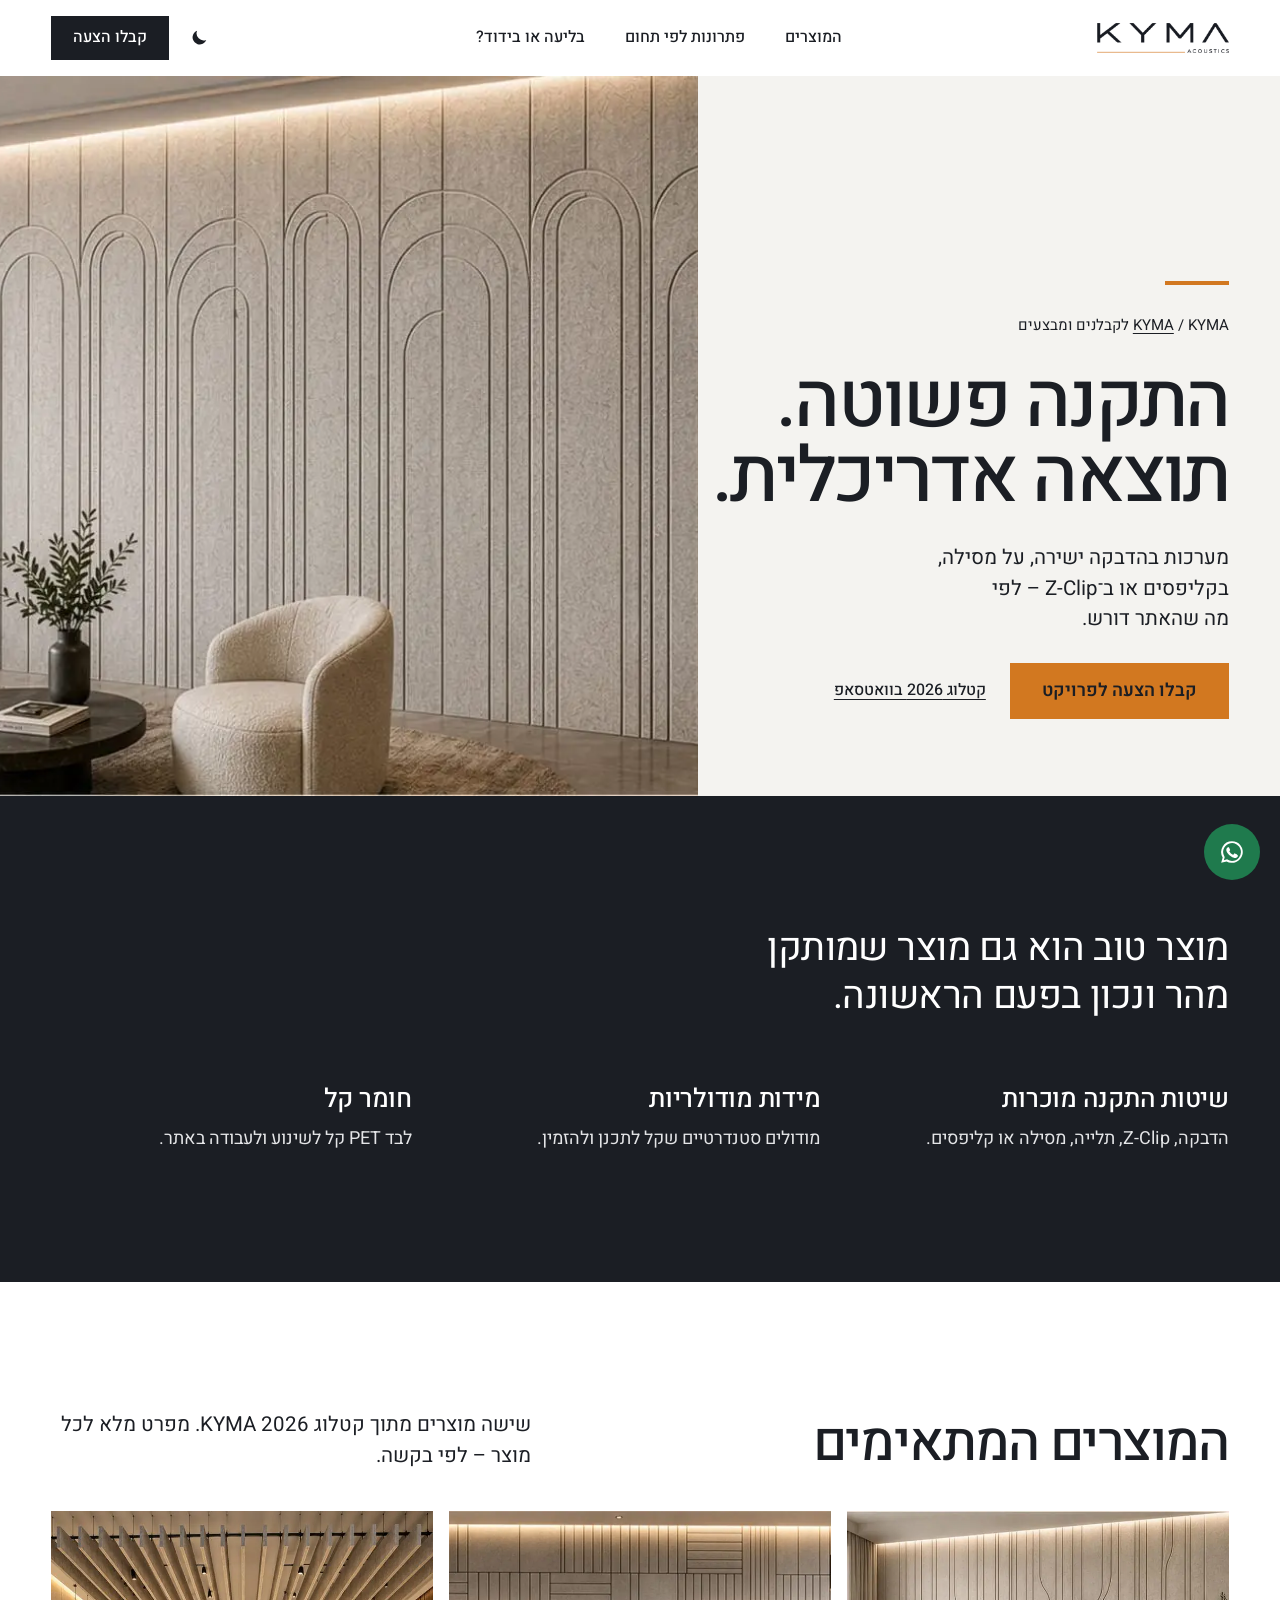
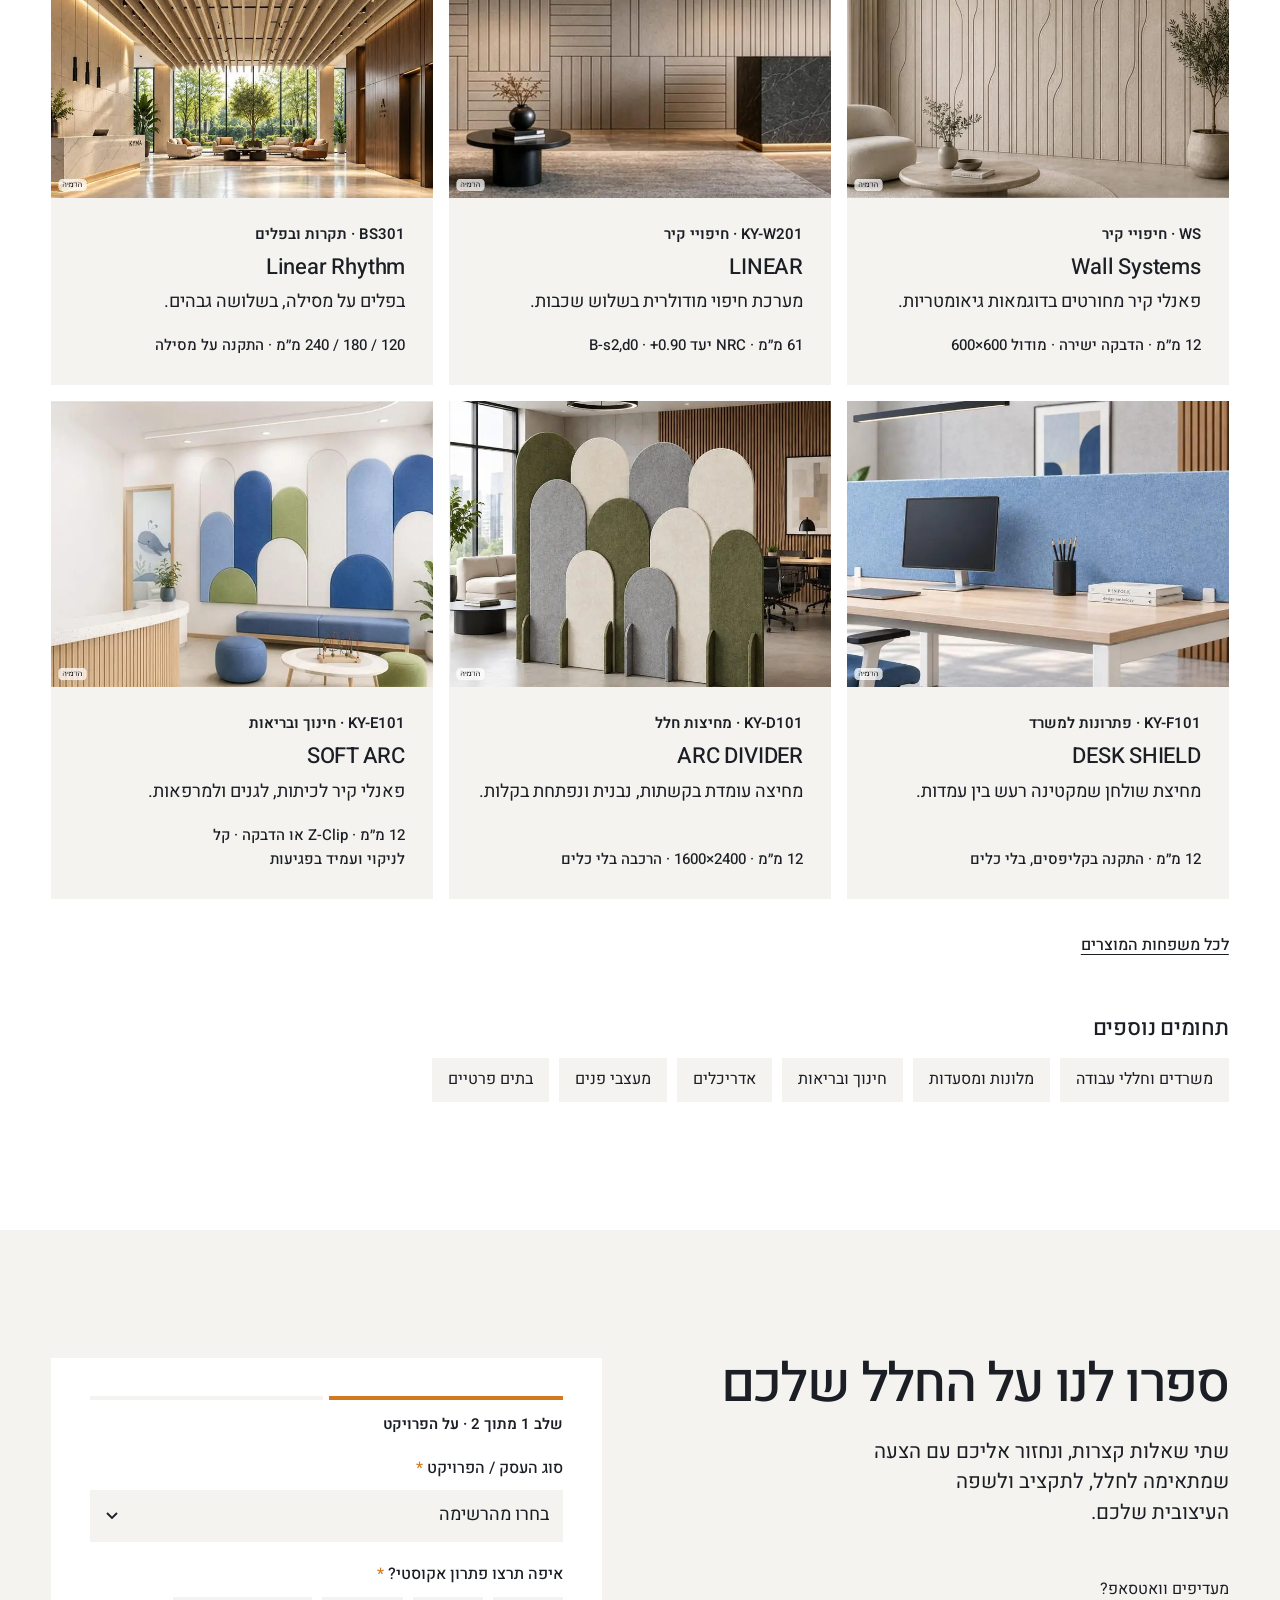
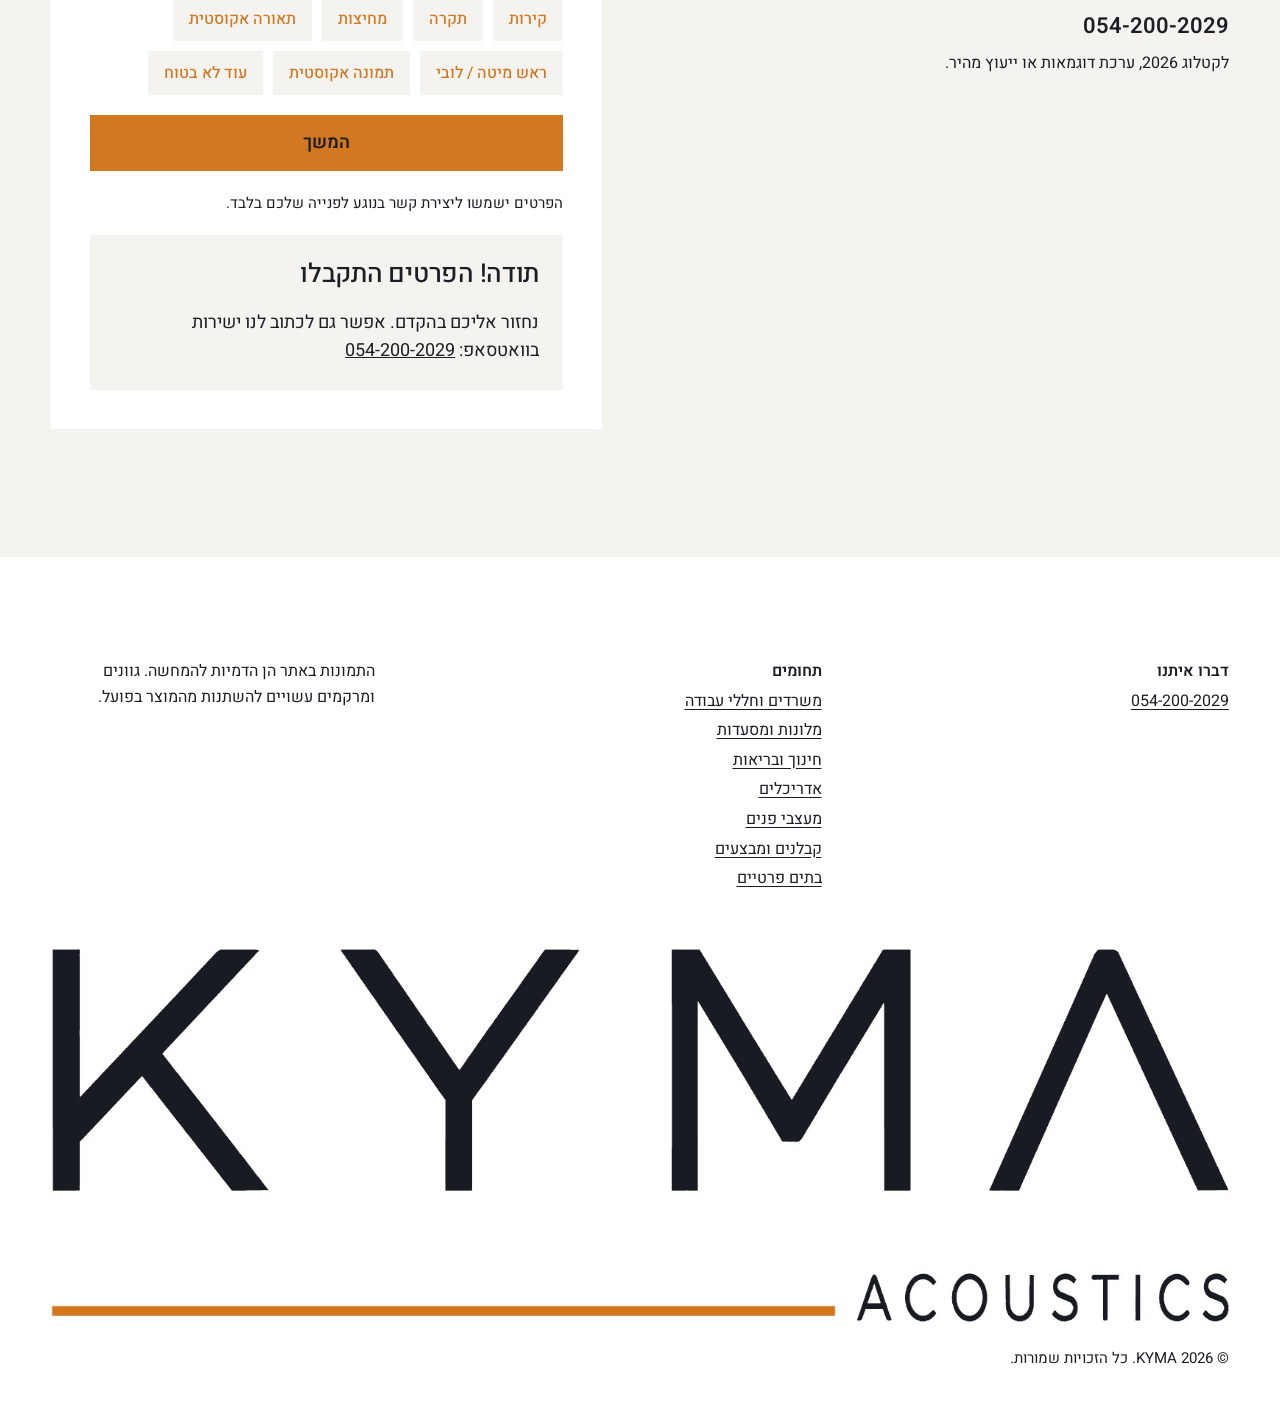
<file: contractors/index.html>
<!doctype html>
<html lang="he" dir="rtl" data-theme="light">
<head>
<meta charset="utf-8"><meta name="viewport" content="width=device-width, initial-scale=1, viewport-fit=cover">
<title>KYMA לקבלנים ומבצעים | KYMA</title><meta name="description" content="מערכות בהדבקה ישירה, על מסילה, בקליפסים או ב־Z-Clip – לפי מה שהאתר דורש."><meta name="robots" content="index,follow">
<link rel="canonical" href="https://kymaacoustic.com/contractors/"><meta property="og:type" content="website"><meta property="og:locale" content="he_IL"><meta property="og:title" content="KYMA לקבלנים ומבצעים | KYMA"><meta property="og:description" content="מערכות בהדבקה ישירה, על מסילה, בקליפסים או ב־Z-Clip – לפי מה שהאתר דורש."><meta property="og:url" content="https://kymaacoustic.com/contractors/"><meta property="og:image" content="https://kymaacoustic.com/img/seg-contractors-992.webp">
<link rel="icon" href="/favicon.png"><meta name="theme-color" content="#FFFFFF">
<script>try{if(localStorage.getItem("kyma-theme")==="dark")document.documentElement.dataset.theme="dark"}catch(e){}</script>
<link rel="preconnect" href="https://fonts.googleapis.com"><link rel="preconnect" href="https://fonts.gstatic.com" crossorigin><link href="https://fonts.googleapis.com/css2?family=Heebo:wght@400;500;600&display=swap" rel="stylesheet">
<link rel="stylesheet" href="/assets/site.css">
</head>
<body>
<a class="skip" href="#main">דלגו לתוכן</a>
<header class="site-head" id="top">
  <a class="logo" href="/" aria-label="KYMA – דף הבית"><img src="/img/kyma-logo.webp" alt="KYMA Acoustics" width="132" height="31"></a>
  <nav class="nav" id="nav" aria-label="ניווט ראשי"><a href="/#products">המוצרים</a><a href="/#spaces">פתרונות לפי תחום</a><a href="/#acoustics">בליעה או בידוד?</a><a class="nav-cta" href="#lead-form">קבלו הצעה</a></nav>
  <div class="head-tools">
    <button class="theme-btn" type="button" aria-pressed="false" aria-label="מצב כהה"><svg class="i-moon" viewBox="0 0 24 24" width="20" height="20" aria-hidden="true"><path fill="currentColor" d="M20.7 14.3A8.5 8.5 0 0 1 9.7 3.3a8.5 8.5 0 1 0 11 11Z"/></svg><svg class="i-sun" viewBox="0 0 24 24" width="20" height="20" aria-hidden="true"><circle cx="12" cy="12" r="4.5" fill="currentColor"/><g stroke="currentColor" stroke-width="2" stroke-linecap="round"><path d="M12 2v2.5M12 19.5V22M2 12h2.5M19.5 12H22M4.9 4.9l1.8 1.8M17.3 17.3l1.8 1.8M4.9 19.1l1.8-1.8M17.3 6.7l1.8-1.8"/></g></svg></button>
    <a class="btn btn-ink head-cta" href="#lead-form">קבלו הצעה</a>
    <button class="menu-btn" aria-expanded="false" aria-controls="nav" aria-label="תפריט"><span></span><span></span></button>
  </div></header>
<main id="main">
<section class="hero hero-seg" aria-labelledby="h-contractors">
  <div class="hero-text"><span class="bar" aria-hidden="true"></span>
    <nav class="crumbs" aria-label="פירורי לחם"><a href="/">KYMA</a> / KYMA לקבלנים ומבצעים</nav>
    <h1 id="h-contractors" class="display">התקנה פשוטה. תוצאה אדריכלית.</h1>
    <p class="lede">מערכות בהדבקה ישירה, על מסילה, בקליפסים או ב־Z-Clip – לפי מה שהאתר דורש.</p><div class="actions"><a class="btn btn-accent" href="#lead-form">קבלו הצעה לפרויקט</a><a class="link" href="https://wa.me/972542002029?text=%D7%A9%D7%9C%D7%95%D7%9D%20KYMA%2C%20%D7%90%D7%A9%D7%9E%D7%97%20%D7%9C%D7%A7%D7%91%D7%9C%20%D7%90%D7%AA%20%D7%94%D7%A7%D7%98%D7%9C%D7%95%D7%92" target="_blank" rel="noopener">קטלוג 2026 בוואטסאפ</a></div></div>
  <div class="hero-img"><img src="/img/seg-contractors-992.webp" srcset="/img/seg-contractors-700.webp 700w, /img/seg-contractors-992.webp 992w" sizes="(max-width:960px) 100vw, 55vw" width="992" height="709" alt="קבלנים ומבצעים – הדמיה" fetchpriority="high"></div>
</section>
<section class="dark section"><div class="wrap narrow"><p class="statement">מוצר טוב הוא גם מוצר שמותקן מהר ונכון בפעם הראשונה.</p>
  <div class="cols3"><div><h2 class="h3">שיטות התקנה מוכרות</h2><p>הדבקה, Z-Clip, תלייה, מסילה או קליפסים.</p></div><div><h2 class="h3">מידות מודולריות</h2><p>מודולים סטנדרטיים שקל לתכנן ולהזמין.</p></div><div><h2 class="h3">חומר קל</h2><p>לבד PET קל לשינוע ולעבודה באתר.</p></div></div></div></section>
<section class="section"><div class="wrap">
  <div class="head-row"><h2 class="h2">המוצרים המתאימים</h2><p class="side">שישה מוצרים מתוך קטלוג KYMA 2026. מפרט מלא לכל מוצר – לפי בקשה.</p></div>
  <div class="cards"><article class="card"><img src="/img/p-WS-720.webp" srcset="/img/p-WS-360.webp 360w, /img/p-WS-720.webp 720w" sizes="(max-width:960px) 100vw, 33vw" width="720" height="540" alt="Wall Systems – הדמיה" loading="lazy" decoding="async"><div class="card-body"><p class="code">WS · חיפויי קיר</p><h3 class="h4">Wall Systems</h3><p>פאנלי קיר מחורטים בדוגמאות גיאומטריות.</p><p class="spec">12 מ״מ · הדבקה ישירה · מודול 600×600</p></div></article><article class="card"><img src="/img/p-KY-W201-720.webp" srcset="/img/p-KY-W201-360.webp 360w, /img/p-KY-W201-720.webp 720w" sizes="(max-width:960px) 100vw, 33vw" width="720" height="540" alt="LINEAR – הדמיה" loading="lazy" decoding="async"><div class="card-body"><p class="code">KY-W201 · חיפויי קיר</p><h3 class="h4">LINEAR</h3><p>מערכת חיפוי מודולרית בשלוש שכבות.</p><p class="spec">61 מ״מ · NRC יעד 0.90+ · B-s2,d0</p></div></article><article class="card"><img src="/img/p-BS301-720.webp" srcset="/img/p-BS301-360.webp 360w, /img/p-BS301-720.webp 720w" sizes="(max-width:960px) 100vw, 33vw" width="720" height="540" alt="Linear Rhythm – הדמיה" loading="lazy" decoding="async"><div class="card-body"><p class="code">BS301 · תקרות ובפלים</p><h3 class="h4">Linear Rhythm</h3><p>בפלים על מסילה, בשלושה גבהים.</p><p class="spec">120 / 180 / 240 מ״מ · התקנה על מסילה</p></div></article><article class="card"><img src="/img/p-KY-F101-720.webp" srcset="/img/p-KY-F101-360.webp 360w, /img/p-KY-F101-720.webp 720w" sizes="(max-width:960px) 100vw, 33vw" width="720" height="540" alt="DESK SHIELD – הדמיה" loading="lazy" decoding="async"><div class="card-body"><p class="code">KY-F101 · פתרונות למשרד</p><h3 class="h4">DESK SHIELD</h3><p>מחיצת שולחן שמקטינה רעש בין עמדות.</p><p class="spec">12 מ״מ · התקנה בקליפסים, בלי כלים</p></div></article><article class="card"><img src="/img/p-KY-D101-720.webp" srcset="/img/p-KY-D101-360.webp 360w, /img/p-KY-D101-720.webp 720w" sizes="(max-width:960px) 100vw, 33vw" width="720" height="540" alt="ARC DIVIDER – הדמיה" loading="lazy" decoding="async"><div class="card-body"><p class="code">KY-D101 · מחיצות חלל</p><h3 class="h4">ARC DIVIDER</h3><p>מחיצה עומדת בקשתות, נבנית ונפתחת בקלות.</p><p class="spec">12 מ״מ · 2400×1600 · הרכבה בלי כלים</p></div></article><article class="card"><img src="/img/p-KY-E101-720.webp" srcset="/img/p-KY-E101-360.webp 360w, /img/p-KY-E101-720.webp 720w" sizes="(max-width:960px) 100vw, 33vw" width="720" height="540" alt="SOFT ARC – הדמיה" loading="lazy" decoding="async"><div class="card-body"><p class="code">KY-E101 · חינוך ובריאות</p><h3 class="h4">SOFT ARC</h3><p>פאנלי קיר לכיתות, לגנים ולמרפאות.</p><p class="spec">12 מ״מ · Z-Clip או הדבקה · קל לניקוי ועמיד בפגיעות</p></div></article></div>
  <p class="more"><a class="link" href="/#products">לכל משפחות המוצרים</a></p>
  <div class="related"><h2 class="h4">תחומים נוספים</h2><nav class="seg-links" aria-label="תחומים נוספים"><a href="/offices/">משרדים וחללי עבודה</a><a href="/hospitality/">מלונות ומסעדות</a><a href="/education-healthcare/">חינוך ובריאות</a><a href="/architects/">אדריכלים</a><a href="/interior-designers/">מעצבי פנים</a><a href="/homes/">בתים פרטיים</a></nav></div>
</div></section><section id="lead-form" class="section stone"><div class="wrap cols-form">
  <div class="form-intro"><h2 class="h2">ספרו לנו על החלל שלכם</h2>
    <p class="intro">שתי שאלות קצרות, ונחזור אליכם עם הצעה שמתאימה לחלל, לתקציב ולשפה העיצובית שלכם.</p>
    <div class="wa"><span>מעדיפים וואטסאפ?</span><a href="https://wa.me/972542002029" target="_blank" rel="noopener" dir="ltr">054-200-2029</a><span>לקטלוג 2026, ערכת דוגמאות או ייעוץ מהיר.</span></div></div>
  <form class="panel" name="lead" method="POST" action="/thanks/" data-provider="formspree" data-thanks="/thanks/" novalidate>
    <input type="hidden" name="form-name" value="lead"><input type="hidden" name="segment-page" id="seg-field" value="KYMA לקבלנים ומבצעים">
    <p class="hp"><label>אל תמלאו <input name="company" tabindex="-1" autocomplete="off"></label></p>
    <div class="progress" aria-hidden="true"><span class="on"></span><span></span></div>
    <p class="step-label" id="step-label" aria-live="polite">שלב 1 מתוך 2 · על הפרויקט</p>
    <div class="step" data-step="1">
      <div class="field"><label for="f-type">סוג העסק / הפרויקט <span aria-hidden="true">*</span></label>
        <select id="f-type" name="type" required><option value="">בחרו מהרשימה</option><option>משרד / חברה</option><option>מלון</option><option>מסעדה / אולם אירועים</option><option>מוסד חינוך</option><option>מרפאה / מוסד רפואי</option><option>אדריכל / מעצב פנים</option><option>קבלן</option><option>בית פרטי</option><option>אחר</option></select></div>
      <fieldset class="field"><legend>איפה תרצו פתרון אקוסטי? <span aria-hidden="true">*</span></legend>
        <div class="chips"><label class="chip"><input type="checkbox" name="areas" value="קירות"><span>קירות</span></label><label class="chip"><input type="checkbox" name="areas" value="תקרה"><span>תקרה</span></label><label class="chip"><input type="checkbox" name="areas" value="מחיצות"><span>מחיצות</span></label><label class="chip"><input type="checkbox" name="areas" value="תאורה אקוסטית"><span>תאורה אקוסטית</span></label><label class="chip"><input type="checkbox" name="areas" value="ראש מיטה / לובי"><span>ראש מיטה / לובי</span></label><label class="chip"><input type="checkbox" name="areas" value="תמונה אקוסטית"><span>תמונה אקוסטית</span></label><label class="chip"><input type="checkbox" name="areas" value="עוד לא בטוח"><span>עוד לא בטוח</span></label></div></fieldset>
      <button class="btn btn-accent wide" type="button" data-next>המשך</button>
    </div>
    <div class="step" data-step="2" hidden>
      <div class="grid2">
        <div class="field"><label for="f-first">שם פרטי <span aria-hidden="true">*</span></label><input id="f-first" name="first_name" autocomplete="given-name" required></div>
        <div class="field"><label for="f-last">שם משפחה <span aria-hidden="true">*</span></label><input id="f-last" name="last_name" autocomplete="family-name" required></div>
        <div class="field"><label for="f-phone">טלפון <span aria-hidden="true">*</span></label><input id="f-phone" name="phone" type="tel" inputmode="tel" autocomplete="tel" dir="ltr" required pattern="[0-9+\-\s]{9,15}"></div>
        <div class="field"><label for="f-city">עיר / יישוב <span aria-hidden="true">*</span></label><input id="f-city" name="city" autocomplete="address-level2" list="cities" required></div>
      </div>
      <datalist id="cities"><option>חיפה</option><option>נצרת</option><option>עכו</option><option>כרמיאל</option><option>נהריה</option><option>עפולה</option><option>טבריה</option><option>צפת</option><option>שפרעם</option><option>קריית שמונה</option><option>מעלות־תרשיחא</option><option>תל אביב–יפו</option><option>ירושלים</option></datalist>
      <div class="field"><label for="f-mail">אימייל (לא חובה)</label><input id="f-mail" name="email" type="email" autocomplete="email" dir="ltr"></div>
      <details class="more-fields"><summary>פרטים נוספים (לא חובה)</summary>
        <div class="field"><label for="f-size">מספר עובדים בחלל</label><select id="f-size" name="employees"><option value="">בחרו</option><option>1–5</option><option>6–10</option><option>11–15</option><option>16+</option></select></div>
        <div class="field"><label for="f-note">ספרו לנו עוד</label><textarea id="f-note" name="notes" rows="3"></textarea></div>
      </details>
      <label class="consent"><input type="checkbox" name="marketing" value="yes"><span>אשמח לקבל עדכונים והצעות מ־KYMA</span></label>
      <div class="step-actions"><button class="btn btn-accent" type="submit">שליחת הפרטים</button><button class="back" type="button" data-back>חזרה</button></div>
    </div>
    <p class="error" id="form-error" role="alert" hidden></p>
    <p class="fine">הפרטים ישמשו ליצירת קשר בנוגע לפנייה שלכם בלבד.</p>
    <div class="thanks" id="thanks" hidden tabindex="-1"><h3 class="h3">תודה! הפרטים התקבלו</h3><p>נחזור אליכם בהקדם. אפשר גם לכתוב לנו ישירות בוואטסאפ: <a href="https://wa.me/972542002029" dir="ltr">054-200-2029</a></p></div>
  </form>
</div></section>
</main>
<footer class="site-foot"><div class="wrap">
  <div class="foot-row"><div><strong>דברו איתנו</strong><a href="https://wa.me/972542002029" target="_blank" rel="noopener" dir="ltr">054-200-2029</a></div>
    <div><strong>תחומים</strong><a href="/offices/">משרדים וחללי עבודה</a><a href="/hospitality/">מלונות ומסעדות</a><a href="/education-healthcare/">חינוך ובריאות</a><a href="/architects/">אדריכלים</a><a href="/interior-designers/">מעצבי פנים</a><a href="/contractors/">קבלנים ומבצעים</a><a href="/homes/">בתים פרטיים</a></div>
    <p>התמונות באתר הן הדמיות להמחשה. גוונים ומרקמים עשויים להשתנות מהמוצר בפועל.</p></div>
  <img class="foot-logo" src="/img/kyma-logo.webp" alt="KYMA Acoustics" loading="lazy" width="1600" height="374">
  <p class="copy">© 2026 KYMA. כל הזכויות שמורות.</p></div></footer>
<a class="wa-float" href="https://wa.me/972542002029" target="_blank" rel="noopener" aria-label="וואטסאפ KYMA"><svg viewBox="0 0 24 24" width="26" height="26" aria-hidden="true"><path fill="currentColor" d="M12 2a10 10 0 0 0-8.6 15.1L2 22l5-1.3A10 10 0 1 0 12 2Zm0 18.2a8.2 8.2 0 0 1-4.2-1.2l-.3-.2-3 .8.8-2.9-.2-.3A8.2 8.2 0 1 1 12 20.2Zm4.5-6.1c-.2-.1-1.5-.7-1.7-.8s-.4-.1-.6.1-.7.8-.8 1-.3.2-.5.1a6.7 6.7 0 0 1-3.3-2.9c-.3-.4.2-.4.6-1.3a.4.4 0 0 0 0-.4l-.8-1.8c-.2-.5-.4-.4-.6-.4h-.5a1 1 0 0 0-.7.3 3 3 0 0 0-.9 2.2 5.2 5.2 0 0 0 1.1 2.7 11.8 11.8 0 0 0 4.5 4c1.7.7 2.3.8 3.1.6a2.7 2.7 0 0 0 1.8-1.2 2.2 2.2 0 0 0 .2-1.2c-.1-.1-.3-.2-.5-.3Z"/></svg></a>
<script src="/assets/site.js" defer></script>
</body></html>
</file>
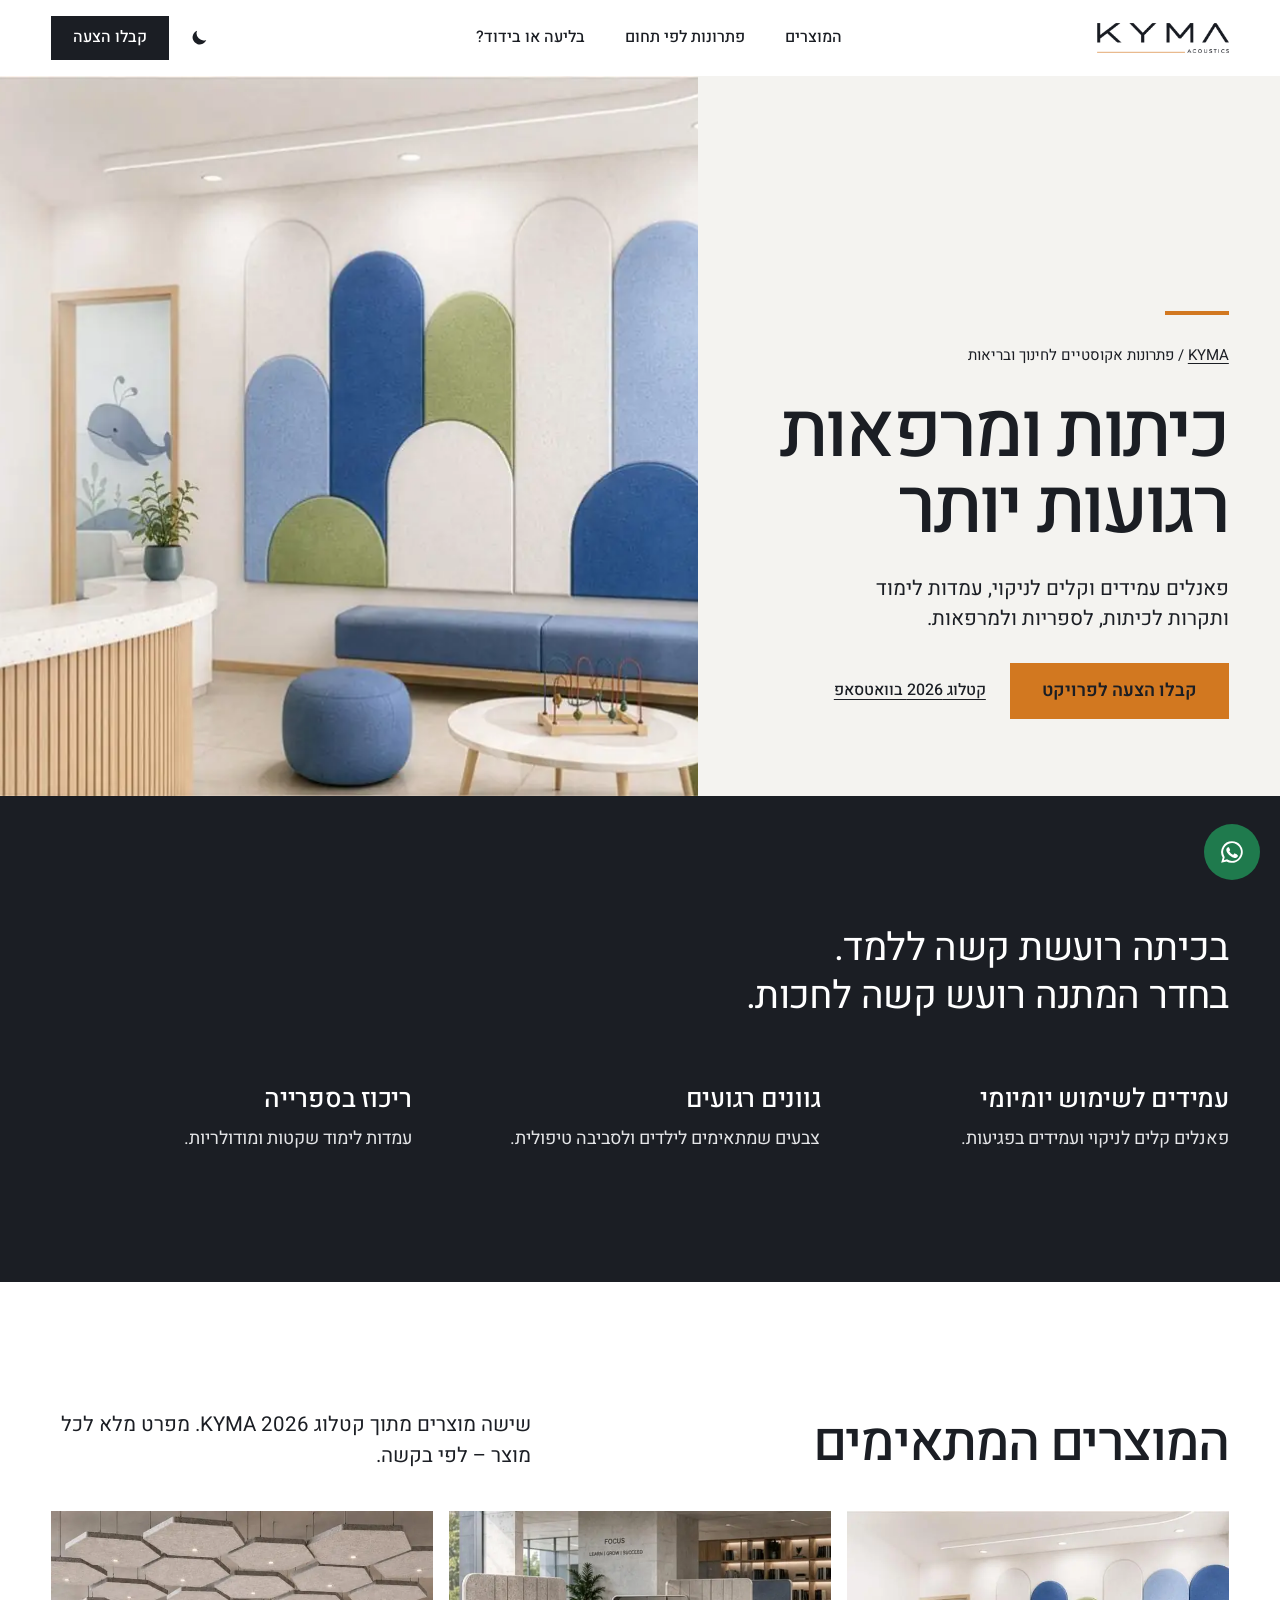
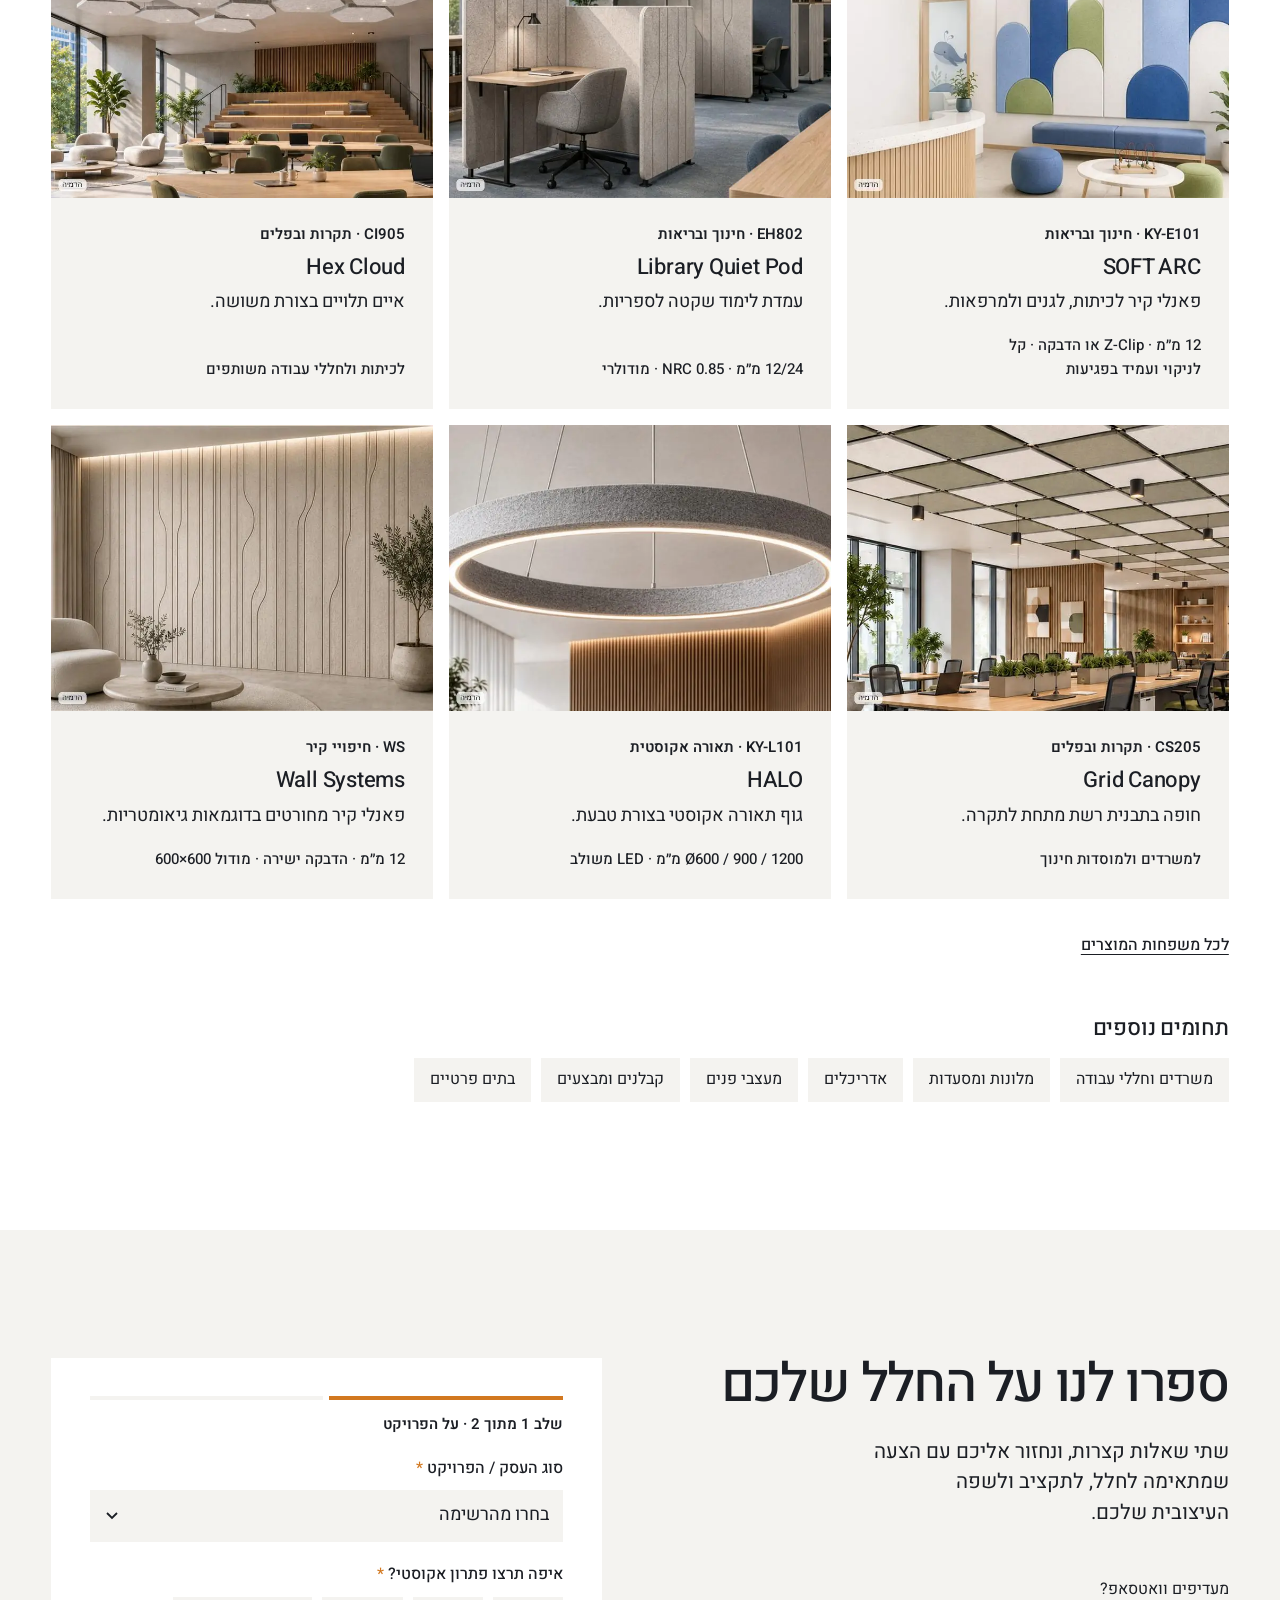
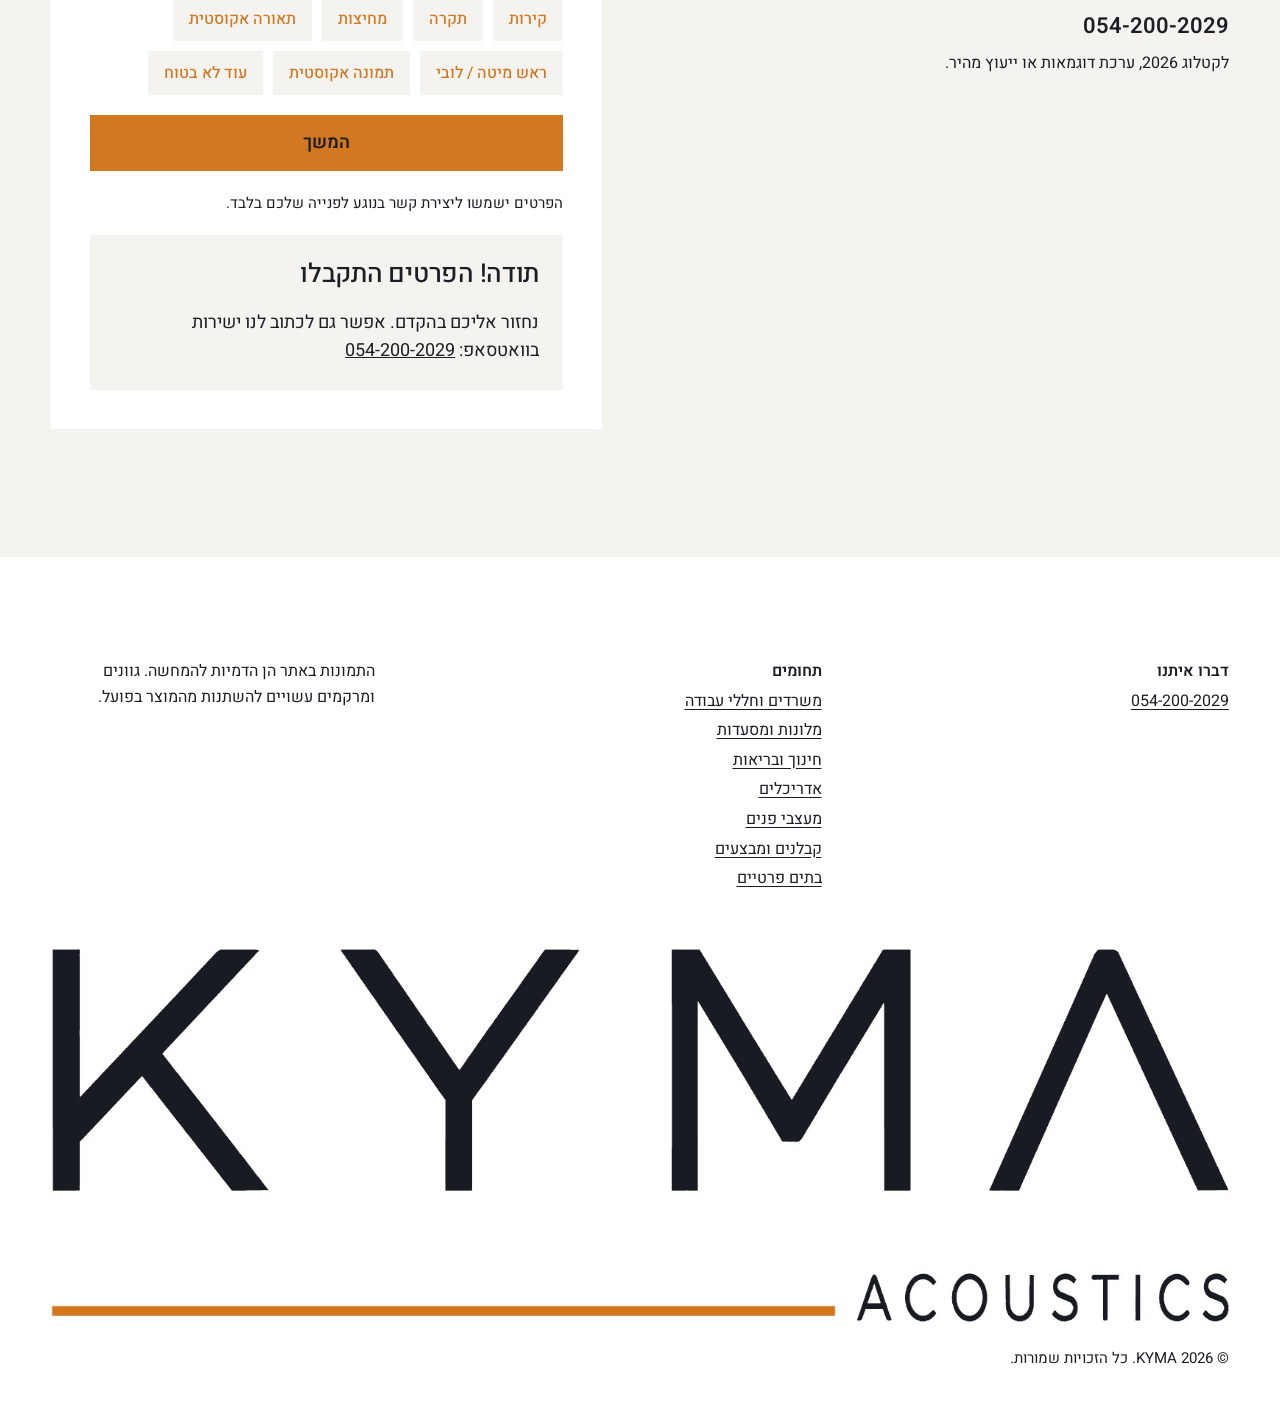
<file: education-healthcare/index.html>
<!doctype html>
<html lang="he" dir="rtl" data-theme="light">
<head>
<meta charset="utf-8"><meta name="viewport" content="width=device-width, initial-scale=1, viewport-fit=cover">
<title>פתרונות אקוסטיים לחינוך ובריאות | KYMA</title><meta name="description" content="פאנלים עמידים וקלים לניקוי, עמדות לימוד ותקרות לכיתות, לספריות ולמרפאות."><meta name="robots" content="index,follow">
<link rel="canonical" href="https://kymaacoustic.com/education-healthcare/"><meta property="og:type" content="website"><meta property="og:locale" content="he_IL"><meta property="og:title" content="פתרונות אקוסטיים לחינוך ובריאות | KYMA"><meta property="og:description" content="פאנלים עמידים וקלים לניקוי, עמדות לימוד ותקרות לכיתות, לספריות ולמרפאות."><meta property="og:url" content="https://kymaacoustic.com/education-healthcare/"><meta property="og:image" content="https://kymaacoustic.com/img/seg-education-healthcare-1010.webp">
<link rel="icon" href="/favicon.png"><meta name="theme-color" content="#FFFFFF">
<script>try{if(localStorage.getItem("kyma-theme")==="dark")document.documentElement.dataset.theme="dark"}catch(e){}</script>
<link rel="preconnect" href="https://fonts.googleapis.com"><link rel="preconnect" href="https://fonts.gstatic.com" crossorigin><link href="https://fonts.googleapis.com/css2?family=Heebo:wght@400;500;600&display=swap" rel="stylesheet">
<link rel="stylesheet" href="/assets/site.css">
</head>
<body>
<a class="skip" href="#main">דלגו לתוכן</a>
<header class="site-head" id="top">
  <a class="logo" href="/" aria-label="KYMA – דף הבית"><img src="/img/kyma-logo.webp" alt="KYMA Acoustics" width="132" height="31"></a>
  <nav class="nav" id="nav" aria-label="ניווט ראשי"><a href="/#products">המוצרים</a><a href="/#spaces">פתרונות לפי תחום</a><a href="/#acoustics">בליעה או בידוד?</a><a class="nav-cta" href="#lead-form">קבלו הצעה</a></nav>
  <div class="head-tools">
    <button class="theme-btn" type="button" aria-pressed="false" aria-label="מצב כהה"><svg class="i-moon" viewBox="0 0 24 24" width="20" height="20" aria-hidden="true"><path fill="currentColor" d="M20.7 14.3A8.5 8.5 0 0 1 9.7 3.3a8.5 8.5 0 1 0 11 11Z"/></svg><svg class="i-sun" viewBox="0 0 24 24" width="20" height="20" aria-hidden="true"><circle cx="12" cy="12" r="4.5" fill="currentColor"/><g stroke="currentColor" stroke-width="2" stroke-linecap="round"><path d="M12 2v2.5M12 19.5V22M2 12h2.5M19.5 12H22M4.9 4.9l1.8 1.8M17.3 17.3l1.8 1.8M4.9 19.1l1.8-1.8M17.3 6.7l1.8-1.8"/></g></svg></button>
    <a class="btn btn-ink head-cta" href="#lead-form">קבלו הצעה</a>
    <button class="menu-btn" aria-expanded="false" aria-controls="nav" aria-label="תפריט"><span></span><span></span></button>
  </div></header>
<main id="main">
<section class="hero hero-seg" aria-labelledby="h-education-healthcare">
  <div class="hero-text"><span class="bar" aria-hidden="true"></span>
    <nav class="crumbs" aria-label="פירורי לחם"><a href="/">KYMA</a> / פתרונות אקוסטיים לחינוך ובריאות</nav>
    <h1 id="h-education-healthcare" class="display">כיתות ומרפאות רגועות יותר</h1>
    <p class="lede">פאנלים עמידים וקלים לניקוי, עמדות לימוד ותקרות לכיתות, לספריות ולמרפאות.</p><div class="actions"><a class="btn btn-accent" href="#lead-form">קבלו הצעה לפרויקט</a><a class="link" href="https://wa.me/972542002029?text=%D7%A9%D7%9C%D7%95%D7%9D%20KYMA%2C%20%D7%90%D7%A9%D7%9E%D7%97%20%D7%9C%D7%A7%D7%91%D7%9C%20%D7%90%D7%AA%20%D7%94%D7%A7%D7%98%D7%9C%D7%95%D7%92" target="_blank" rel="noopener">קטלוג 2026 בוואטסאפ</a></div></div>
  <div class="hero-img"><img src="/img/seg-education-healthcare-1010.webp" srcset="/img/seg-education-healthcare-700.webp 700w, /img/seg-education-healthcare-1010.webp 1010w" sizes="(max-width:960px) 100vw, 55vw" width="1010" height="722" alt="חינוך ובריאות – הדמיה" fetchpriority="high"></div>
</section>
<section class="dark section"><div class="wrap narrow"><p class="statement">בכיתה רועשת קשה ללמד. בחדר המתנה רועש קשה לחכות.</p>
  <div class="cols3"><div><h2 class="h3">עמידים לשימוש יומיומי</h2><p>פאנלים קלים לניקוי ועמידים בפגיעות.</p></div><div><h2 class="h3">גוונים רגועים</h2><p>צבעים שמתאימים לילדים ולסביבה טיפולית.</p></div><div><h2 class="h3">ריכוז בספרייה</h2><p>עמדות לימוד שקטות ומודולריות.</p></div></div></div></section>
<section class="section"><div class="wrap">
  <div class="head-row"><h2 class="h2">המוצרים המתאימים</h2><p class="side">שישה מוצרים מתוך קטלוג KYMA 2026. מפרט מלא לכל מוצר – לפי בקשה.</p></div>
  <div class="cards"><article class="card"><img src="/img/p-KY-E101-720.webp" srcset="/img/p-KY-E101-360.webp 360w, /img/p-KY-E101-720.webp 720w" sizes="(max-width:960px) 100vw, 33vw" width="720" height="540" alt="SOFT ARC – הדמיה" loading="lazy" decoding="async"><div class="card-body"><p class="code">KY-E101 · חינוך ובריאות</p><h3 class="h4">SOFT ARC</h3><p>פאנלי קיר לכיתות, לגנים ולמרפאות.</p><p class="spec">12 מ״מ · Z-Clip או הדבקה · קל לניקוי ועמיד בפגיעות</p></div></article><article class="card"><img src="/img/p-EH802-720.webp" srcset="/img/p-EH802-360.webp 360w, /img/p-EH802-720.webp 720w" sizes="(max-width:960px) 100vw, 33vw" width="720" height="540" alt="Library Quiet Pod – הדמיה" loading="lazy" decoding="async"><div class="card-body"><p class="code">EH802 · חינוך ובריאות</p><h3 class="h4">Library Quiet Pod</h3><p>עמדת לימוד שקטה לספריות.</p><p class="spec">12/24 מ״מ · NRC 0.85 · מודולרי</p></div></article><article class="card"><img src="/img/p-CI905-720.webp" srcset="/img/p-CI905-360.webp 360w, /img/p-CI905-720.webp 720w" sizes="(max-width:960px) 100vw, 33vw" width="720" height="540" alt="Hex Cloud – הדמיה" loading="lazy" decoding="async"><div class="card-body"><p class="code">CI905 · תקרות ובפלים</p><h3 class="h4">Hex Cloud</h3><p>איים תלויים בצורת משושה.</p><p class="spec">לכיתות ולחללי עבודה משותפים</p></div></article><article class="card"><img src="/img/p-CS205-720.webp" srcset="/img/p-CS205-360.webp 360w, /img/p-CS205-720.webp 720w" sizes="(max-width:960px) 100vw, 33vw" width="720" height="540" alt="Grid Canopy – הדמיה" loading="lazy" decoding="async"><div class="card-body"><p class="code">CS205 · תקרות ובפלים</p><h3 class="h4">Grid Canopy</h3><p>חופה בתבנית רשת מתחת לתקרה.</p><p class="spec">למשרדים ולמוסדות חינוך</p></div></article><article class="card"><img src="/img/p-KY-L101-720.webp" srcset="/img/p-KY-L101-360.webp 360w, /img/p-KY-L101-720.webp 720w" sizes="(max-width:960px) 100vw, 33vw" width="720" height="540" alt="HALO – הדמיה" loading="lazy" decoding="async"><div class="card-body"><p class="code">KY-L101 · תאורה אקוסטית</p><h3 class="h4">HALO</h3><p>גוף תאורה אקוסטי בצורת טבעת.</p><p class="spec">Ø600 / 900 / 1200 מ״מ · LED משולב</p></div></article><article class="card"><img src="/img/p-WS-720.webp" srcset="/img/p-WS-360.webp 360w, /img/p-WS-720.webp 720w" sizes="(max-width:960px) 100vw, 33vw" width="720" height="540" alt="Wall Systems – הדמיה" loading="lazy" decoding="async"><div class="card-body"><p class="code">WS · חיפויי קיר</p><h3 class="h4">Wall Systems</h3><p>פאנלי קיר מחורטים בדוגמאות גיאומטריות.</p><p class="spec">12 מ״מ · הדבקה ישירה · מודול 600×600</p></div></article></div>
  <p class="more"><a class="link" href="/#products">לכל משפחות המוצרים</a></p>
  <div class="related"><h2 class="h4">תחומים נוספים</h2><nav class="seg-links" aria-label="תחומים נוספים"><a href="/offices/">משרדים וחללי עבודה</a><a href="/hospitality/">מלונות ומסעדות</a><a href="/architects/">אדריכלים</a><a href="/interior-designers/">מעצבי פנים</a><a href="/contractors/">קבלנים ומבצעים</a><a href="/homes/">בתים פרטיים</a></nav></div>
</div></section><section id="lead-form" class="section stone"><div class="wrap cols-form">
  <div class="form-intro"><h2 class="h2">ספרו לנו על החלל שלכם</h2>
    <p class="intro">שתי שאלות קצרות, ונחזור אליכם עם הצעה שמתאימה לחלל, לתקציב ולשפה העיצובית שלכם.</p>
    <div class="wa"><span>מעדיפים וואטסאפ?</span><a href="https://wa.me/972542002029" target="_blank" rel="noopener" dir="ltr">054-200-2029</a><span>לקטלוג 2026, ערכת דוגמאות או ייעוץ מהיר.</span></div></div>
  <form class="panel" name="lead" method="POST" action="/thanks/" data-provider="formspree" data-thanks="/thanks/" novalidate>
    <input type="hidden" name="form-name" value="lead"><input type="hidden" name="segment-page" id="seg-field" value="פתרונות אקוסטיים לחינוך ובריאות">
    <p class="hp"><label>אל תמלאו <input name="company" tabindex="-1" autocomplete="off"></label></p>
    <div class="progress" aria-hidden="true"><span class="on"></span><span></span></div>
    <p class="step-label" id="step-label" aria-live="polite">שלב 1 מתוך 2 · על הפרויקט</p>
    <div class="step" data-step="1">
      <div class="field"><label for="f-type">סוג העסק / הפרויקט <span aria-hidden="true">*</span></label>
        <select id="f-type" name="type" required><option value="">בחרו מהרשימה</option><option>משרד / חברה</option><option>מלון</option><option>מסעדה / אולם אירועים</option><option>מוסד חינוך</option><option>מרפאה / מוסד רפואי</option><option>אדריכל / מעצב פנים</option><option>קבלן</option><option>בית פרטי</option><option>אחר</option></select></div>
      <fieldset class="field"><legend>איפה תרצו פתרון אקוסטי? <span aria-hidden="true">*</span></legend>
        <div class="chips"><label class="chip"><input type="checkbox" name="areas" value="קירות"><span>קירות</span></label><label class="chip"><input type="checkbox" name="areas" value="תקרה"><span>תקרה</span></label><label class="chip"><input type="checkbox" name="areas" value="מחיצות"><span>מחיצות</span></label><label class="chip"><input type="checkbox" name="areas" value="תאורה אקוסטית"><span>תאורה אקוסטית</span></label><label class="chip"><input type="checkbox" name="areas" value="ראש מיטה / לובי"><span>ראש מיטה / לובי</span></label><label class="chip"><input type="checkbox" name="areas" value="תמונה אקוסטית"><span>תמונה אקוסטית</span></label><label class="chip"><input type="checkbox" name="areas" value="עוד לא בטוח"><span>עוד לא בטוח</span></label></div></fieldset>
      <button class="btn btn-accent wide" type="button" data-next>המשך</button>
    </div>
    <div class="step" data-step="2" hidden>
      <div class="grid2">
        <div class="field"><label for="f-first">שם פרטי <span aria-hidden="true">*</span></label><input id="f-first" name="first_name" autocomplete="given-name" required></div>
        <div class="field"><label for="f-last">שם משפחה <span aria-hidden="true">*</span></label><input id="f-last" name="last_name" autocomplete="family-name" required></div>
        <div class="field"><label for="f-phone">טלפון <span aria-hidden="true">*</span></label><input id="f-phone" name="phone" type="tel" inputmode="tel" autocomplete="tel" dir="ltr" required pattern="[0-9+\-\s]{9,15}"></div>
        <div class="field"><label for="f-city">עיר / יישוב <span aria-hidden="true">*</span></label><input id="f-city" name="city" autocomplete="address-level2" list="cities" required></div>
      </div>
      <datalist id="cities"><option>חיפה</option><option>נצרת</option><option>עכו</option><option>כרמיאל</option><option>נהריה</option><option>עפולה</option><option>טבריה</option><option>צפת</option><option>שפרעם</option><option>קריית שמונה</option><option>מעלות־תרשיחא</option><option>תל אביב–יפו</option><option>ירושלים</option></datalist>
      <div class="field"><label for="f-mail">אימייל (לא חובה)</label><input id="f-mail" name="email" type="email" autocomplete="email" dir="ltr"></div>
      <details class="more-fields"><summary>פרטים נוספים (לא חובה)</summary>
        <div class="field"><label for="f-size">מספר עובדים בחלל</label><select id="f-size" name="employees"><option value="">בחרו</option><option>1–5</option><option>6–10</option><option>11–15</option><option>16+</option></select></div>
        <div class="field"><label for="f-note">ספרו לנו עוד</label><textarea id="f-note" name="notes" rows="3"></textarea></div>
      </details>
      <label class="consent"><input type="checkbox" name="marketing" value="yes"><span>אשמח לקבל עדכונים והצעות מ־KYMA</span></label>
      <div class="step-actions"><button class="btn btn-accent" type="submit">שליחת הפרטים</button><button class="back" type="button" data-back>חזרה</button></div>
    </div>
    <p class="error" id="form-error" role="alert" hidden></p>
    <p class="fine">הפרטים ישמשו ליצירת קשר בנוגע לפנייה שלכם בלבד.</p>
    <div class="thanks" id="thanks" hidden tabindex="-1"><h3 class="h3">תודה! הפרטים התקבלו</h3><p>נחזור אליכם בהקדם. אפשר גם לכתוב לנו ישירות בוואטסאפ: <a href="https://wa.me/972542002029" dir="ltr">054-200-2029</a></p></div>
  </form>
</div></section>
</main>
<footer class="site-foot"><div class="wrap">
  <div class="foot-row"><div><strong>דברו איתנו</strong><a href="https://wa.me/972542002029" target="_blank" rel="noopener" dir="ltr">054-200-2029</a></div>
    <div><strong>תחומים</strong><a href="/offices/">משרדים וחללי עבודה</a><a href="/hospitality/">מלונות ומסעדות</a><a href="/education-healthcare/">חינוך ובריאות</a><a href="/architects/">אדריכלים</a><a href="/interior-designers/">מעצבי פנים</a><a href="/contractors/">קבלנים ומבצעים</a><a href="/homes/">בתים פרטיים</a></div>
    <p>התמונות באתר הן הדמיות להמחשה. גוונים ומרקמים עשויים להשתנות מהמוצר בפועל.</p></div>
  <img class="foot-logo" src="/img/kyma-logo.webp" alt="KYMA Acoustics" loading="lazy" width="1600" height="374">
  <p class="copy">© 2026 KYMA. כל הזכויות שמורות.</p></div></footer>
<a class="wa-float" href="https://wa.me/972542002029" target="_blank" rel="noopener" aria-label="וואטסאפ KYMA"><svg viewBox="0 0 24 24" width="26" height="26" aria-hidden="true"><path fill="currentColor" d="M12 2a10 10 0 0 0-8.6 15.1L2 22l5-1.3A10 10 0 1 0 12 2Zm0 18.2a8.2 8.2 0 0 1-4.2-1.2l-.3-.2-3 .8.8-2.9-.2-.3A8.2 8.2 0 1 1 12 20.2Zm4.5-6.1c-.2-.1-1.5-.7-1.7-.8s-.4-.1-.6.1-.7.8-.8 1-.3.2-.5.1a6.7 6.7 0 0 1-3.3-2.9c-.3-.4.2-.4.6-1.3a.4.4 0 0 0 0-.4l-.8-1.8c-.2-.5-.4-.4-.6-.4h-.5a1 1 0 0 0-.7.3 3 3 0 0 0-.9 2.2 5.2 5.2 0 0 0 1.1 2.7 11.8 11.8 0 0 0 4.5 4c1.7.7 2.3.8 3.1.6a2.7 2.7 0 0 0 1.8-1.2 2.2 2.2 0 0 0 .2-1.2c-.1-.1-.3-.2-.5-.3Z"/></svg></a>
<script src="/assets/site.js" defer></script>
</body></html>
</file>
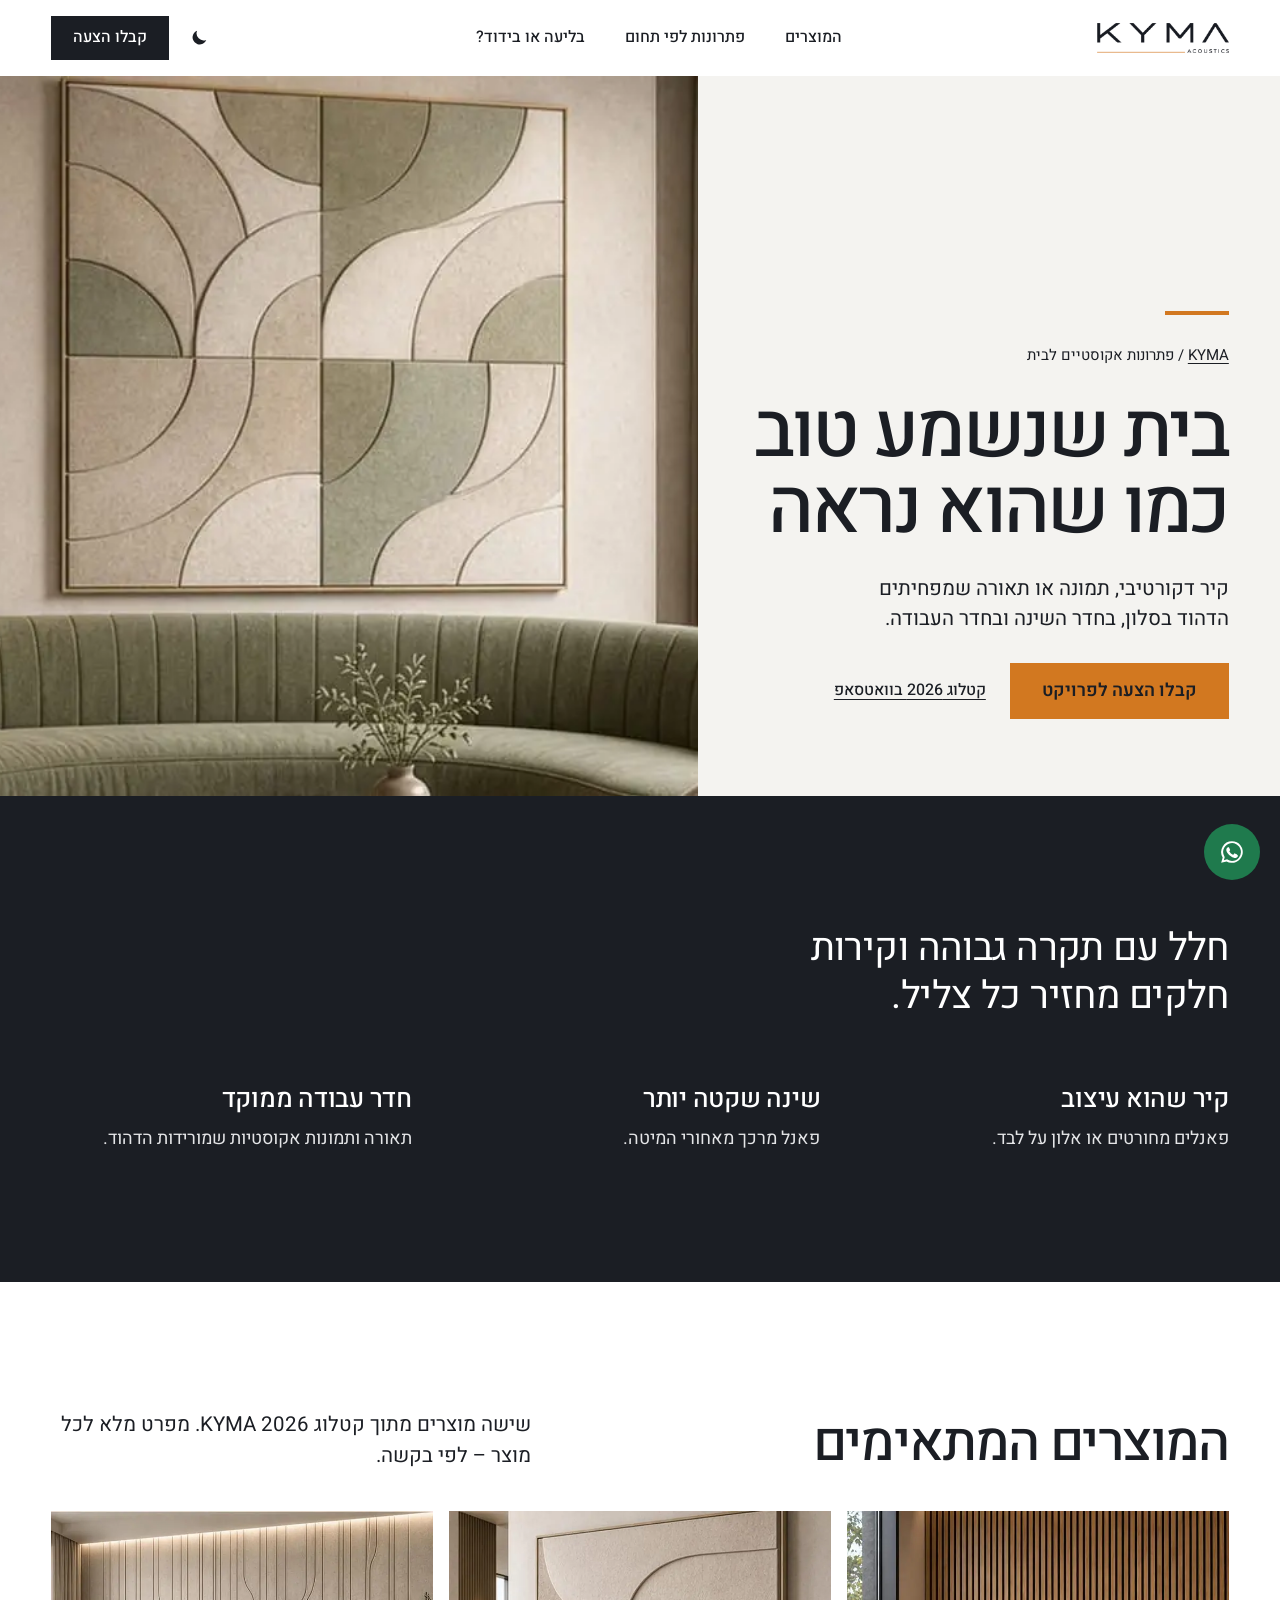
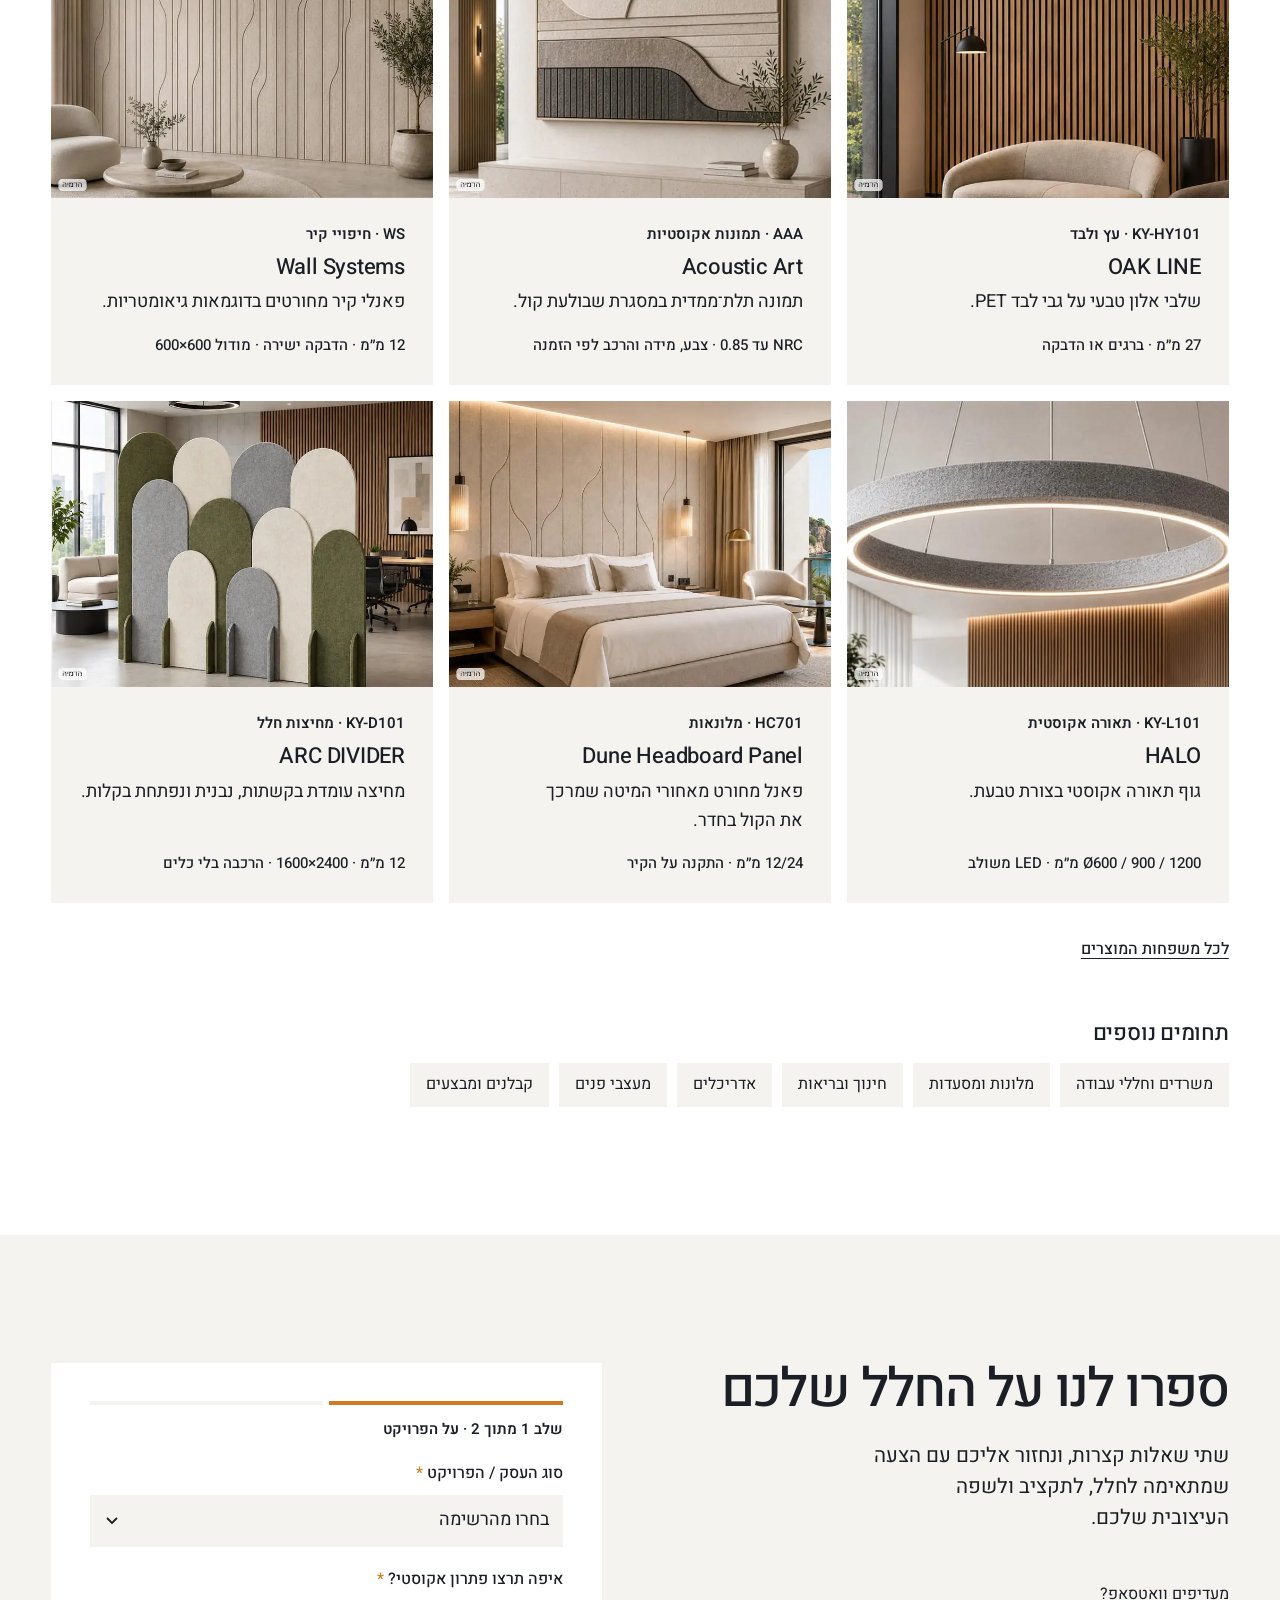
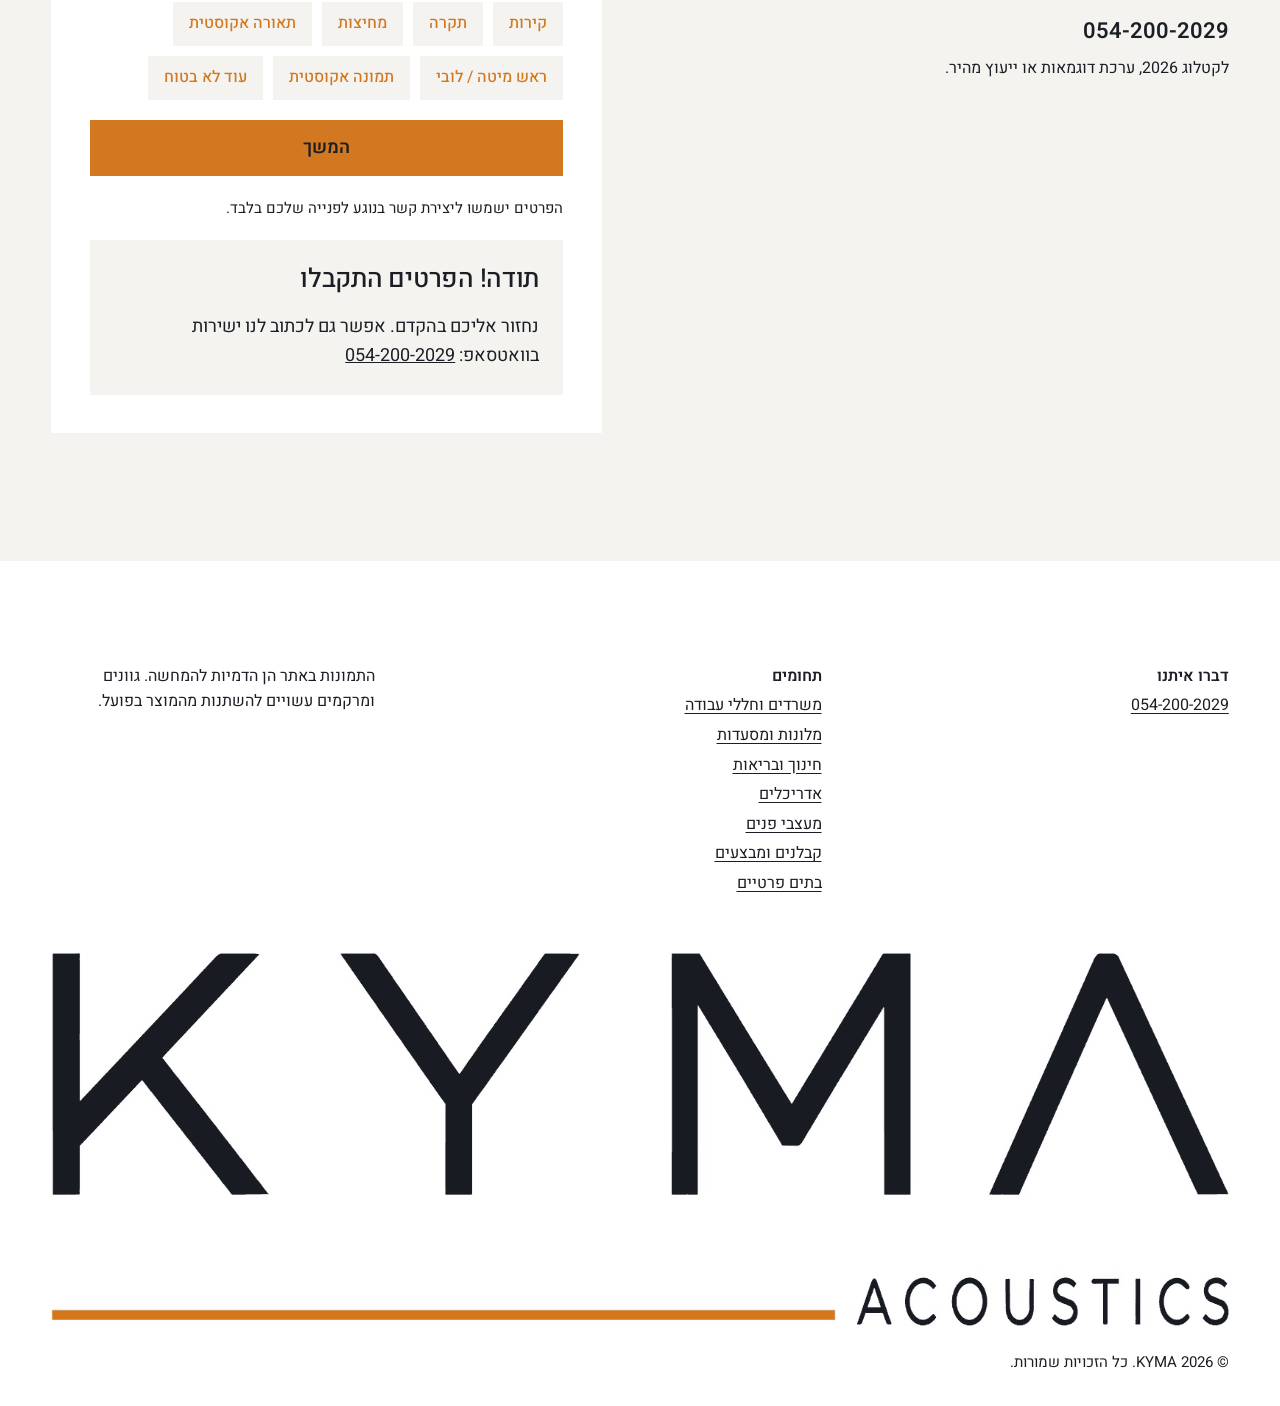
<file: homes/index.html>
<!doctype html>
<html lang="he" dir="rtl" data-theme="light">
<head>
<meta charset="utf-8"><meta name="viewport" content="width=device-width, initial-scale=1, viewport-fit=cover">
<title>פתרונות אקוסטיים לבית | KYMA</title><meta name="description" content="קיר דקורטיבי, תמונה או תאורה שמפחיתים הדהוד בסלון, בחדר השינה ובחדר העבודה."><meta name="robots" content="index,follow">
<link rel="canonical" href="https://kymaacoustic.com/homes/"><meta property="og:type" content="website"><meta property="og:locale" content="he_IL"><meta property="og:title" content="פתרונות אקוסטיים לבית | KYMA"><meta property="og:description" content="קיר דקורטיבי, תמונה או תאורה שמפחיתים הדהוד בסלון, בחדר השינה ובחדר העבודה."><meta property="og:url" content="https://kymaacoustic.com/homes/"><meta property="og:image" content="https://kymaacoustic.com/img/seg-homes-770.webp">
<link rel="icon" href="/favicon.png"><meta name="theme-color" content="#FFFFFF">
<script>try{if(localStorage.getItem("kyma-theme")==="dark")document.documentElement.dataset.theme="dark"}catch(e){}</script>
<link rel="preconnect" href="https://fonts.googleapis.com"><link rel="preconnect" href="https://fonts.gstatic.com" crossorigin><link href="https://fonts.googleapis.com/css2?family=Heebo:wght@400;500;600&display=swap" rel="stylesheet">
<link rel="stylesheet" href="/assets/site.css">
</head>
<body>
<a class="skip" href="#main">דלגו לתוכן</a>
<header class="site-head" id="top">
  <a class="logo" href="/" aria-label="KYMA – דף הבית"><img src="/img/kyma-logo.webp" alt="KYMA Acoustics" width="132" height="31"></a>
  <nav class="nav" id="nav" aria-label="ניווט ראשי"><a href="/#products">המוצרים</a><a href="/#spaces">פתרונות לפי תחום</a><a href="/#acoustics">בליעה או בידוד?</a><a class="nav-cta" href="#lead-form">קבלו הצעה</a></nav>
  <div class="head-tools">
    <button class="theme-btn" type="button" aria-pressed="false" aria-label="מצב כהה"><svg class="i-moon" viewBox="0 0 24 24" width="20" height="20" aria-hidden="true"><path fill="currentColor" d="M20.7 14.3A8.5 8.5 0 0 1 9.7 3.3a8.5 8.5 0 1 0 11 11Z"/></svg><svg class="i-sun" viewBox="0 0 24 24" width="20" height="20" aria-hidden="true"><circle cx="12" cy="12" r="4.5" fill="currentColor"/><g stroke="currentColor" stroke-width="2" stroke-linecap="round"><path d="M12 2v2.5M12 19.5V22M2 12h2.5M19.5 12H22M4.9 4.9l1.8 1.8M17.3 17.3l1.8 1.8M4.9 19.1l1.8-1.8M17.3 6.7l1.8-1.8"/></g></svg></button>
    <a class="btn btn-ink head-cta" href="#lead-form">קבלו הצעה</a>
    <button class="menu-btn" aria-expanded="false" aria-controls="nav" aria-label="תפריט"><span></span><span></span></button>
  </div></header>
<main id="main">
<section class="hero hero-seg" aria-labelledby="h-homes">
  <div class="hero-text"><span class="bar" aria-hidden="true"></span>
    <nav class="crumbs" aria-label="פירורי לחם"><a href="/">KYMA</a> / פתרונות אקוסטיים לבית</nav>
    <h1 id="h-homes" class="display">בית שנשמע טוב כמו שהוא נראה</h1>
    <p class="lede">קיר דקורטיבי, תמונה או תאורה שמפחיתים הדהוד בסלון, בחדר השינה ובחדר העבודה.</p><div class="actions"><a class="btn btn-accent" href="#lead-form">קבלו הצעה לפרויקט</a><a class="link" href="https://wa.me/972542002029?text=%D7%A9%D7%9C%D7%95%D7%9D%20KYMA%2C%20%D7%90%D7%A9%D7%9E%D7%97%20%D7%9C%D7%A7%D7%91%D7%9C%20%D7%90%D7%AA%20%D7%94%D7%A7%D7%98%D7%9C%D7%95%D7%92" target="_blank" rel="noopener">קטלוג 2026 בוואטסאפ</a></div></div>
  <div class="hero-img"><img src="/img/seg-homes-770.webp" srcset="/img/seg-homes-700.webp 700w, /img/seg-homes-770.webp 770w" sizes="(max-width:960px) 100vw, 55vw" width="770" height="550" alt="בתים פרטיים – הדמיה" fetchpriority="high"></div>
</section>
<section class="dark section"><div class="wrap narrow"><p class="statement">חלל עם תקרה גבוהה וקירות חלקים מחזיר כל צליל.</p>
  <div class="cols3"><div><h2 class="h3">קיר שהוא עיצוב</h2><p>פאנלים מחורטים או אלון על לבד.</p></div><div><h2 class="h3">שינה שקטה יותר</h2><p>פאנל מרכך מאחורי המיטה.</p></div><div><h2 class="h3">חדר עבודה ממוקד</h2><p>תאורה ותמונות אקוסטיות שמורידות הדהוד.</p></div></div></div></section>
<section class="section"><div class="wrap">
  <div class="head-row"><h2 class="h2">המוצרים המתאימים</h2><p class="side">שישה מוצרים מתוך קטלוג KYMA 2026. מפרט מלא לכל מוצר – לפי בקשה.</p></div>
  <div class="cards"><article class="card"><img src="/img/p-KY-HY101-720.webp" srcset="/img/p-KY-HY101-360.webp 360w, /img/p-KY-HY101-720.webp 720w" sizes="(max-width:960px) 100vw, 33vw" width="720" height="540" alt="OAK LINE – הדמיה" loading="lazy" decoding="async"><div class="card-body"><p class="code">KY-HY101 · עץ ולבד</p><h3 class="h4">OAK LINE</h3><p>שלבי אלון טבעי על גבי לבד PET.</p><p class="spec">27 מ״מ · ברגים או הדבקה</p></div></article><article class="card"><img src="/img/p-AAA-720.webp" srcset="/img/p-AAA-360.webp 360w, /img/p-AAA-720.webp 720w" sizes="(max-width:960px) 100vw, 33vw" width="720" height="540" alt="Acoustic Art – הדמיה" loading="lazy" decoding="async"><div class="card-body"><p class="code">AAA · תמונות אקוסטיות</p><h3 class="h4">Acoustic Art</h3><p>תמונה תלת־ממדית במסגרת שבולעת קול.</p><p class="spec">NRC עד 0.85 · צבע, מידה והרכב לפי הזמנה</p></div></article><article class="card"><img src="/img/p-WS-720.webp" srcset="/img/p-WS-360.webp 360w, /img/p-WS-720.webp 720w" sizes="(max-width:960px) 100vw, 33vw" width="720" height="540" alt="Wall Systems – הדמיה" loading="lazy" decoding="async"><div class="card-body"><p class="code">WS · חיפויי קיר</p><h3 class="h4">Wall Systems</h3><p>פאנלי קיר מחורטים בדוגמאות גיאומטריות.</p><p class="spec">12 מ״מ · הדבקה ישירה · מודול 600×600</p></div></article><article class="card"><img src="/img/p-KY-L101-720.webp" srcset="/img/p-KY-L101-360.webp 360w, /img/p-KY-L101-720.webp 720w" sizes="(max-width:960px) 100vw, 33vw" width="720" height="540" alt="HALO – הדמיה" loading="lazy" decoding="async"><div class="card-body"><p class="code">KY-L101 · תאורה אקוסטית</p><h3 class="h4">HALO</h3><p>גוף תאורה אקוסטי בצורת טבעת.</p><p class="spec">Ø600 / 900 / 1200 מ״מ · LED משולב</p></div></article><article class="card"><img src="/img/p-HC701-720.webp" srcset="/img/p-HC701-360.webp 360w, /img/p-HC701-720.webp 720w" sizes="(max-width:960px) 100vw, 33vw" width="720" height="540" alt="Dune Headboard Panel – הדמיה" loading="lazy" decoding="async"><div class="card-body"><p class="code">HC701 · מלונאות</p><h3 class="h4">Dune Headboard Panel</h3><p>פאנל מחורט מאחורי המיטה שמרכך את הקול בחדר.</p><p class="spec">12/24 מ״מ · התקנה על הקיר</p></div></article><article class="card"><img src="/img/p-KY-D101-720.webp" srcset="/img/p-KY-D101-360.webp 360w, /img/p-KY-D101-720.webp 720w" sizes="(max-width:960px) 100vw, 33vw" width="720" height="540" alt="ARC DIVIDER – הדמיה" loading="lazy" decoding="async"><div class="card-body"><p class="code">KY-D101 · מחיצות חלל</p><h3 class="h4">ARC DIVIDER</h3><p>מחיצה עומדת בקשתות, נבנית ונפתחת בקלות.</p><p class="spec">12 מ״מ · 2400×1600 · הרכבה בלי כלים</p></div></article></div>
  <p class="more"><a class="link" href="/#products">לכל משפחות המוצרים</a></p>
  <div class="related"><h2 class="h4">תחומים נוספים</h2><nav class="seg-links" aria-label="תחומים נוספים"><a href="/offices/">משרדים וחללי עבודה</a><a href="/hospitality/">מלונות ומסעדות</a><a href="/education-healthcare/">חינוך ובריאות</a><a href="/architects/">אדריכלים</a><a href="/interior-designers/">מעצבי פנים</a><a href="/contractors/">קבלנים ומבצעים</a></nav></div>
</div></section><section id="lead-form" class="section stone"><div class="wrap cols-form">
  <div class="form-intro"><h2 class="h2">ספרו לנו על החלל שלכם</h2>
    <p class="intro">שתי שאלות קצרות, ונחזור אליכם עם הצעה שמתאימה לחלל, לתקציב ולשפה העיצובית שלכם.</p>
    <div class="wa"><span>מעדיפים וואטסאפ?</span><a href="https://wa.me/972542002029" target="_blank" rel="noopener" dir="ltr">054-200-2029</a><span>לקטלוג 2026, ערכת דוגמאות או ייעוץ מהיר.</span></div></div>
  <form class="panel" name="lead" method="POST" action="/thanks/" data-provider="formspree" data-thanks="/thanks/" novalidate>
    <input type="hidden" name="form-name" value="lead"><input type="hidden" name="segment-page" id="seg-field" value="פתרונות אקוסטיים לבית">
    <p class="hp"><label>אל תמלאו <input name="company" tabindex="-1" autocomplete="off"></label></p>
    <div class="progress" aria-hidden="true"><span class="on"></span><span></span></div>
    <p class="step-label" id="step-label" aria-live="polite">שלב 1 מתוך 2 · על הפרויקט</p>
    <div class="step" data-step="1">
      <div class="field"><label for="f-type">סוג העסק / הפרויקט <span aria-hidden="true">*</span></label>
        <select id="f-type" name="type" required><option value="">בחרו מהרשימה</option><option>משרד / חברה</option><option>מלון</option><option>מסעדה / אולם אירועים</option><option>מוסד חינוך</option><option>מרפאה / מוסד רפואי</option><option>אדריכל / מעצב פנים</option><option>קבלן</option><option>בית פרטי</option><option>אחר</option></select></div>
      <fieldset class="field"><legend>איפה תרצו פתרון אקוסטי? <span aria-hidden="true">*</span></legend>
        <div class="chips"><label class="chip"><input type="checkbox" name="areas" value="קירות"><span>קירות</span></label><label class="chip"><input type="checkbox" name="areas" value="תקרה"><span>תקרה</span></label><label class="chip"><input type="checkbox" name="areas" value="מחיצות"><span>מחיצות</span></label><label class="chip"><input type="checkbox" name="areas" value="תאורה אקוסטית"><span>תאורה אקוסטית</span></label><label class="chip"><input type="checkbox" name="areas" value="ראש מיטה / לובי"><span>ראש מיטה / לובי</span></label><label class="chip"><input type="checkbox" name="areas" value="תמונה אקוסטית"><span>תמונה אקוסטית</span></label><label class="chip"><input type="checkbox" name="areas" value="עוד לא בטוח"><span>עוד לא בטוח</span></label></div></fieldset>
      <button class="btn btn-accent wide" type="button" data-next>המשך</button>
    </div>
    <div class="step" data-step="2" hidden>
      <div class="grid2">
        <div class="field"><label for="f-first">שם פרטי <span aria-hidden="true">*</span></label><input id="f-first" name="first_name" autocomplete="given-name" required></div>
        <div class="field"><label for="f-last">שם משפחה <span aria-hidden="true">*</span></label><input id="f-last" name="last_name" autocomplete="family-name" required></div>
        <div class="field"><label for="f-phone">טלפון <span aria-hidden="true">*</span></label><input id="f-phone" name="phone" type="tel" inputmode="tel" autocomplete="tel" dir="ltr" required pattern="[0-9+\-\s]{9,15}"></div>
        <div class="field"><label for="f-city">עיר / יישוב <span aria-hidden="true">*</span></label><input id="f-city" name="city" autocomplete="address-level2" list="cities" required></div>
      </div>
      <datalist id="cities"><option>חיפה</option><option>נצרת</option><option>עכו</option><option>כרמיאל</option><option>נהריה</option><option>עפולה</option><option>טבריה</option><option>צפת</option><option>שפרעם</option><option>קריית שמונה</option><option>מעלות־תרשיחא</option><option>תל אביב–יפו</option><option>ירושלים</option></datalist>
      <div class="field"><label for="f-mail">אימייל (לא חובה)</label><input id="f-mail" name="email" type="email" autocomplete="email" dir="ltr"></div>
      <details class="more-fields"><summary>פרטים נוספים (לא חובה)</summary>
        <div class="field"><label for="f-size">מספר עובדים בחלל</label><select id="f-size" name="employees"><option value="">בחרו</option><option>1–5</option><option>6–10</option><option>11–15</option><option>16+</option></select></div>
        <div class="field"><label for="f-note">ספרו לנו עוד</label><textarea id="f-note" name="notes" rows="3"></textarea></div>
      </details>
      <label class="consent"><input type="checkbox" name="marketing" value="yes"><span>אשמח לקבל עדכונים והצעות מ־KYMA</span></label>
      <div class="step-actions"><button class="btn btn-accent" type="submit">שליחת הפרטים</button><button class="back" type="button" data-back>חזרה</button></div>
    </div>
    <p class="error" id="form-error" role="alert" hidden></p>
    <p class="fine">הפרטים ישמשו ליצירת קשר בנוגע לפנייה שלכם בלבד.</p>
    <div class="thanks" id="thanks" hidden tabindex="-1"><h3 class="h3">תודה! הפרטים התקבלו</h3><p>נחזור אליכם בהקדם. אפשר גם לכתוב לנו ישירות בוואטסאפ: <a href="https://wa.me/972542002029" dir="ltr">054-200-2029</a></p></div>
  </form>
</div></section>
</main>
<footer class="site-foot"><div class="wrap">
  <div class="foot-row"><div><strong>דברו איתנו</strong><a href="https://wa.me/972542002029" target="_blank" rel="noopener" dir="ltr">054-200-2029</a></div>
    <div><strong>תחומים</strong><a href="/offices/">משרדים וחללי עבודה</a><a href="/hospitality/">מלונות ומסעדות</a><a href="/education-healthcare/">חינוך ובריאות</a><a href="/architects/">אדריכלים</a><a href="/interior-designers/">מעצבי פנים</a><a href="/contractors/">קבלנים ומבצעים</a><a href="/homes/">בתים פרטיים</a></div>
    <p>התמונות באתר הן הדמיות להמחשה. גוונים ומרקמים עשויים להשתנות מהמוצר בפועל.</p></div>
  <img class="foot-logo" src="/img/kyma-logo.webp" alt="KYMA Acoustics" loading="lazy" width="1600" height="374">
  <p class="copy">© 2026 KYMA. כל הזכויות שמורות.</p></div></footer>
<a class="wa-float" href="https://wa.me/972542002029" target="_blank" rel="noopener" aria-label="וואטסאפ KYMA"><svg viewBox="0 0 24 24" width="26" height="26" aria-hidden="true"><path fill="currentColor" d="M12 2a10 10 0 0 0-8.6 15.1L2 22l5-1.3A10 10 0 1 0 12 2Zm0 18.2a8.2 8.2 0 0 1-4.2-1.2l-.3-.2-3 .8.8-2.9-.2-.3A8.2 8.2 0 1 1 12 20.2Zm4.5-6.1c-.2-.1-1.5-.7-1.7-.8s-.4-.1-.6.1-.7.8-.8 1-.3.2-.5.1a6.7 6.7 0 0 1-3.3-2.9c-.3-.4.2-.4.6-1.3a.4.4 0 0 0 0-.4l-.8-1.8c-.2-.5-.4-.4-.6-.4h-.5a1 1 0 0 0-.7.3 3 3 0 0 0-.9 2.2 5.2 5.2 0 0 0 1.1 2.7 11.8 11.8 0 0 0 4.5 4c1.7.7 2.3.8 3.1.6a2.7 2.7 0 0 0 1.8-1.2 2.2 2.2 0 0 0 .2-1.2c-.1-.1-.3-.2-.5-.3Z"/></svg></a>
<script src="/assets/site.js" defer></script>
</body></html>
</file>
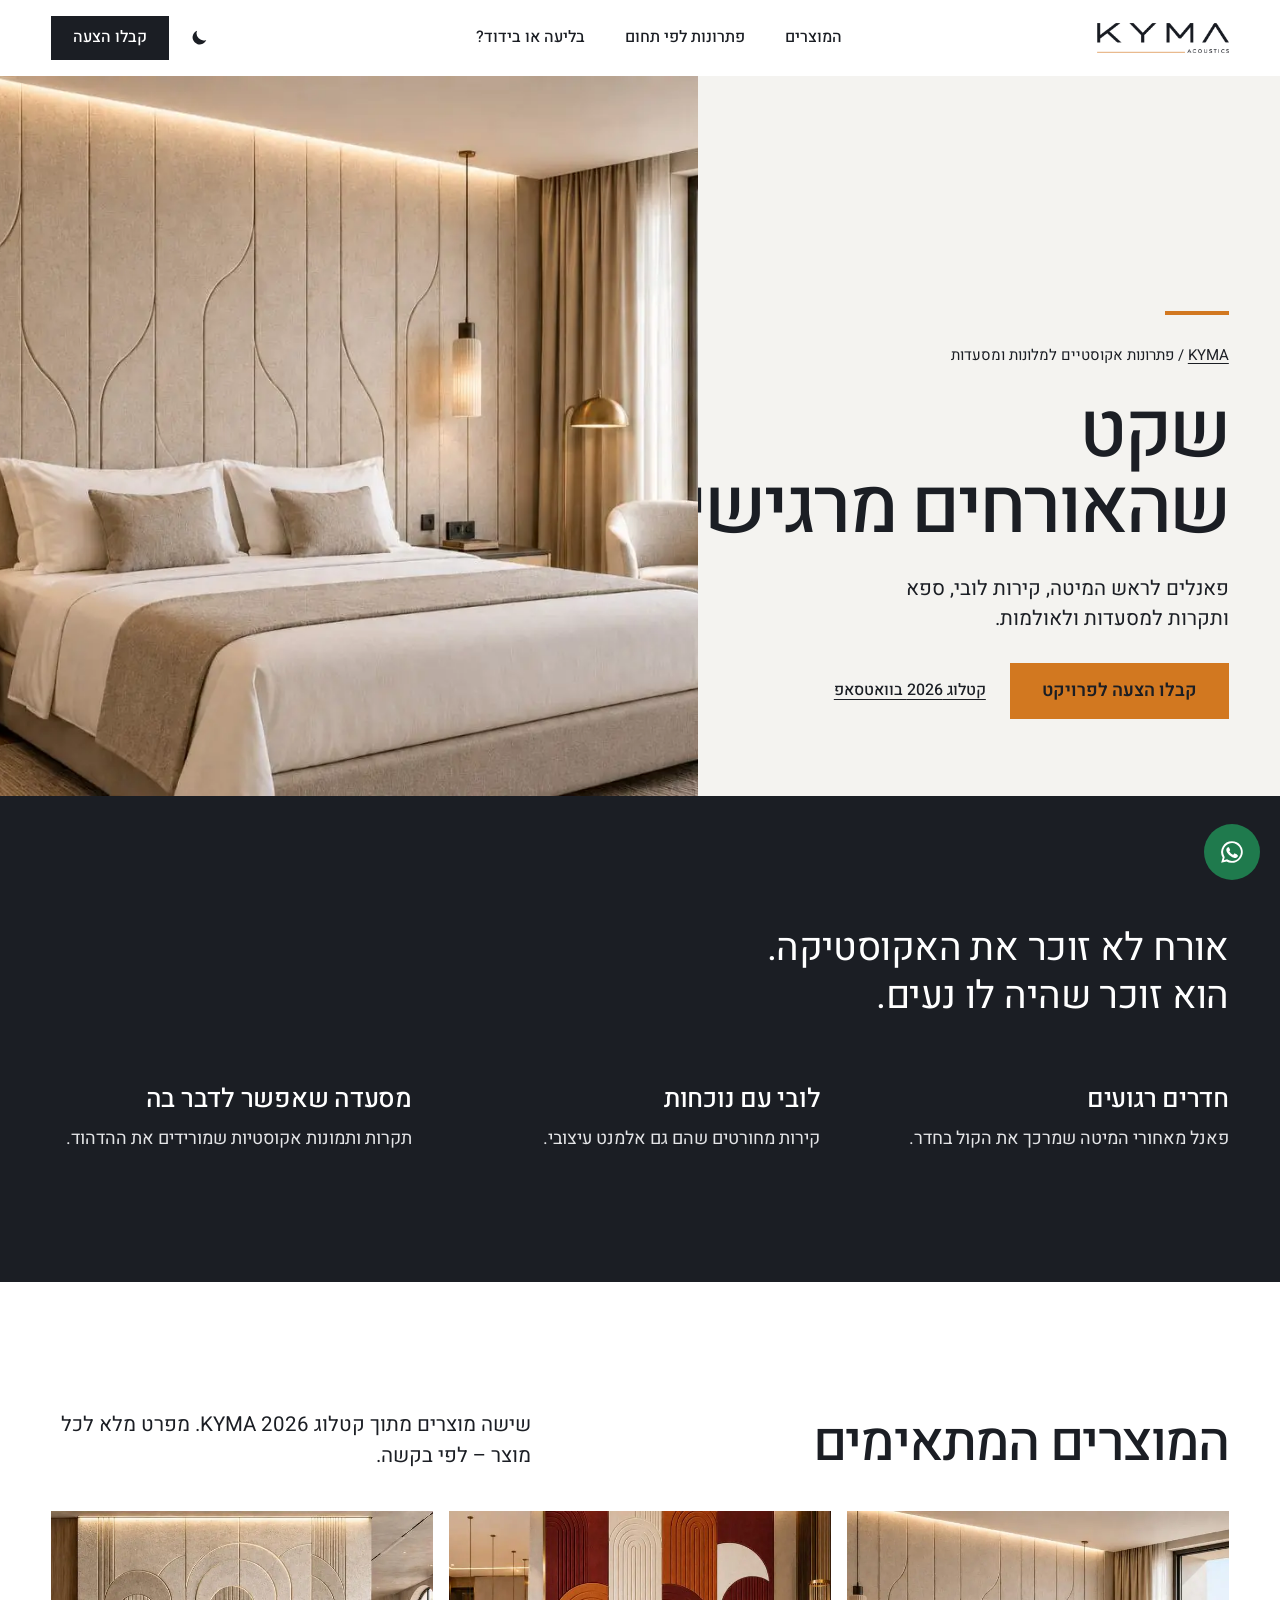
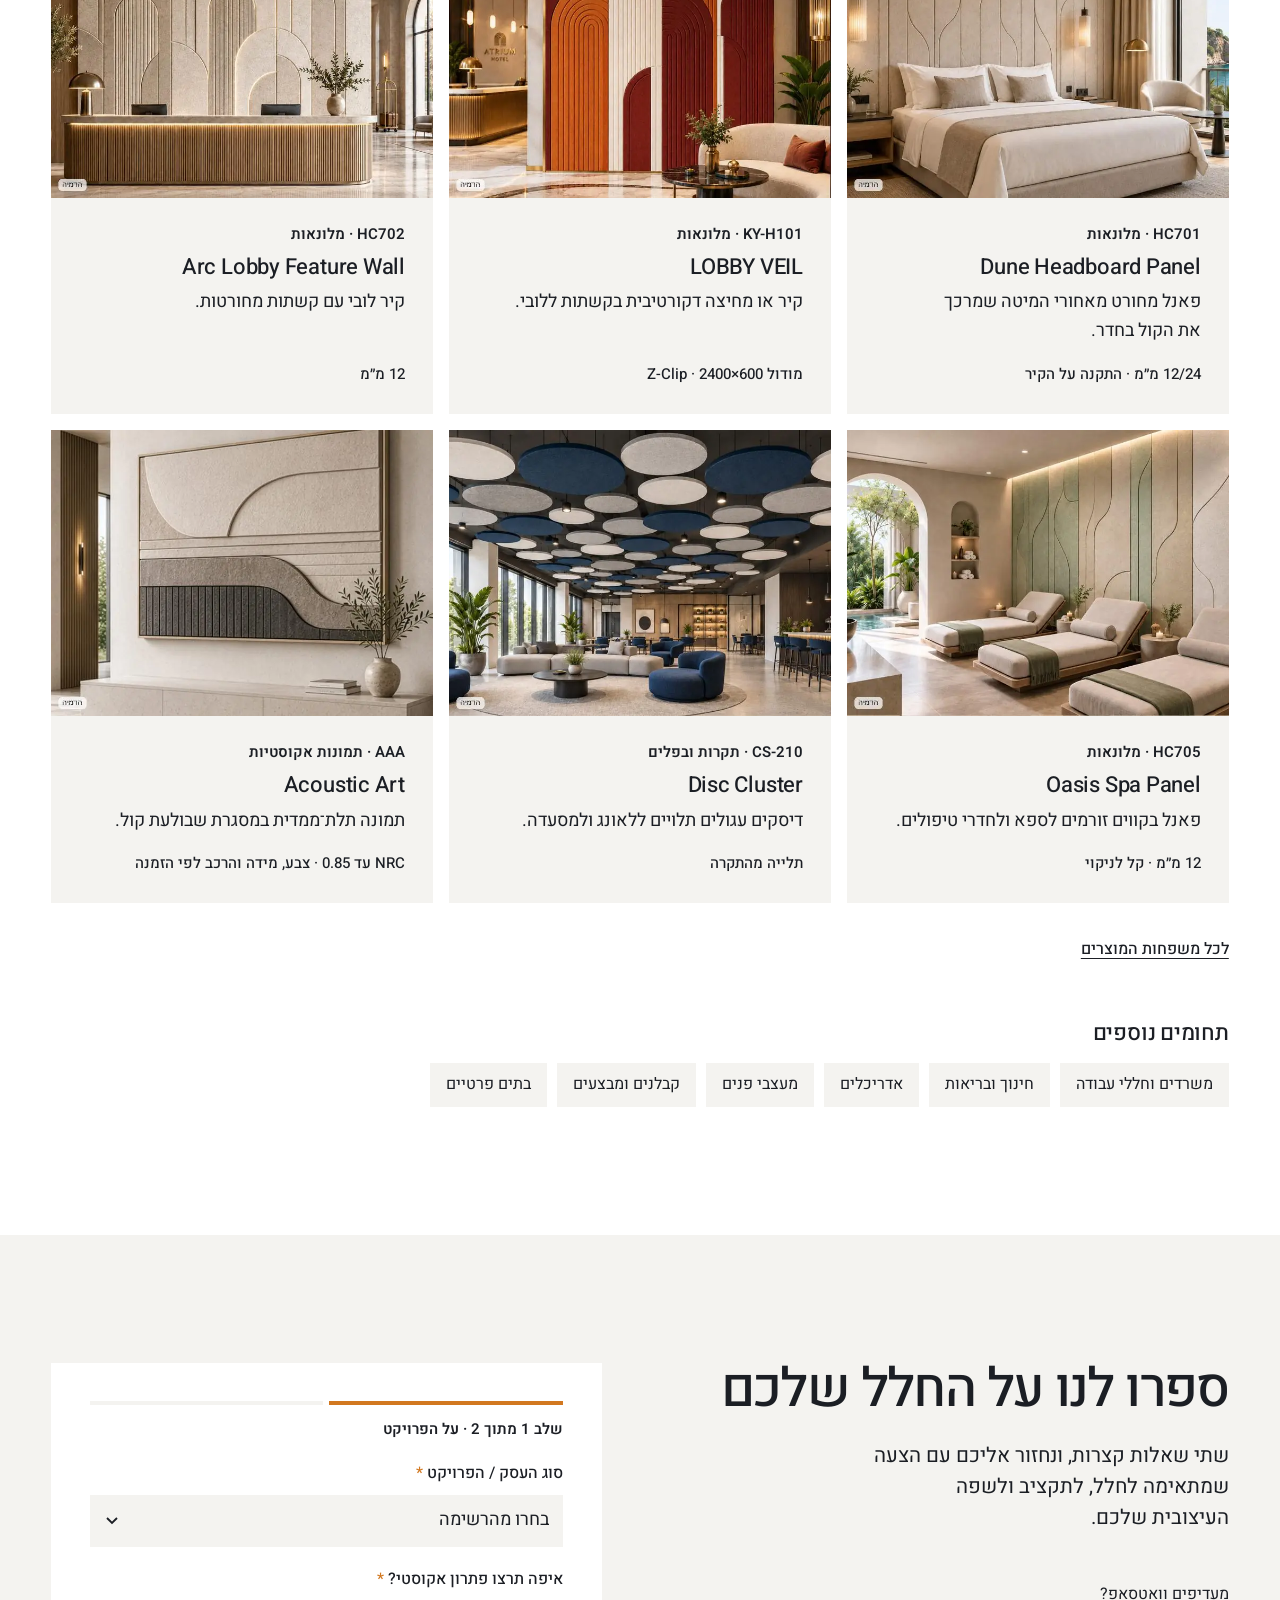
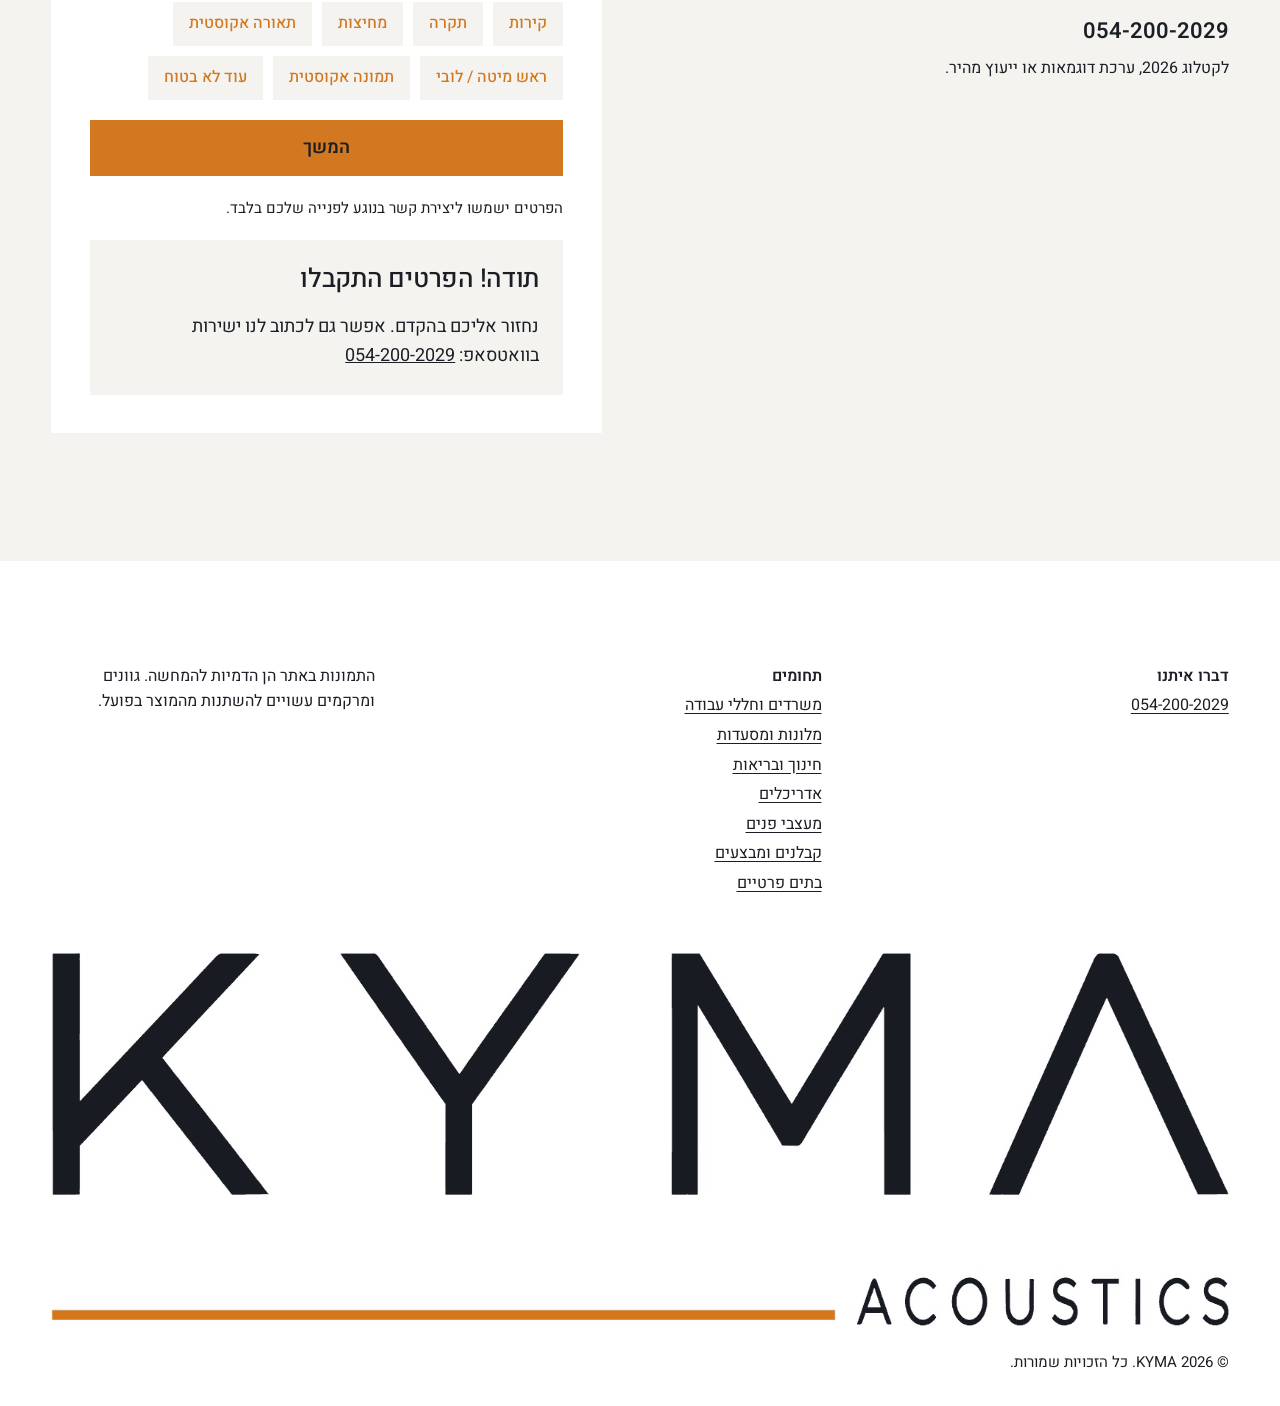
<file: hospitality/index.html>
<!doctype html>
<html lang="he" dir="rtl" data-theme="light">
<head>
<meta charset="utf-8"><meta name="viewport" content="width=device-width, initial-scale=1, viewport-fit=cover">
<title>פתרונות אקוסטיים למלונות ומסעדות | KYMA</title><meta name="description" content="פאנלים לראש המיטה, קירות לובי, ספא ותקרות למסעדות ולאולמות."><meta name="robots" content="index,follow">
<link rel="canonical" href="https://kymaacoustic.com/hospitality/"><meta property="og:type" content="website"><meta property="og:locale" content="he_IL"><meta property="og:title" content="פתרונות אקוסטיים למלונות ומסעדות | KYMA"><meta property="og:description" content="פאנלים לראש המיטה, קירות לובי, ספא ותקרות למסעדות ולאולמות."><meta property="og:url" content="https://kymaacoustic.com/hospitality/"><meta property="og:image" content="https://kymaacoustic.com/img/seg-hospitality-1141.webp">
<link rel="icon" href="/favicon.png"><meta name="theme-color" content="#FFFFFF">
<script>try{if(localStorage.getItem("kyma-theme")==="dark")document.documentElement.dataset.theme="dark"}catch(e){}</script>
<link rel="preconnect" href="https://fonts.googleapis.com"><link rel="preconnect" href="https://fonts.gstatic.com" crossorigin><link href="https://fonts.googleapis.com/css2?family=Heebo:wght@400;500;600&display=swap" rel="stylesheet">
<link rel="stylesheet" href="/assets/site.css">
</head>
<body>
<a class="skip" href="#main">דלגו לתוכן</a>
<header class="site-head" id="top">
  <a class="logo" href="/" aria-label="KYMA – דף הבית"><img src="/img/kyma-logo.webp" alt="KYMA Acoustics" width="132" height="31"></a>
  <nav class="nav" id="nav" aria-label="ניווט ראשי"><a href="/#products">המוצרים</a><a href="/#spaces">פתרונות לפי תחום</a><a href="/#acoustics">בליעה או בידוד?</a><a class="nav-cta" href="#lead-form">קבלו הצעה</a></nav>
  <div class="head-tools">
    <button class="theme-btn" type="button" aria-pressed="false" aria-label="מצב כהה"><svg class="i-moon" viewBox="0 0 24 24" width="20" height="20" aria-hidden="true"><path fill="currentColor" d="M20.7 14.3A8.5 8.5 0 0 1 9.7 3.3a8.5 8.5 0 1 0 11 11Z"/></svg><svg class="i-sun" viewBox="0 0 24 24" width="20" height="20" aria-hidden="true"><circle cx="12" cy="12" r="4.5" fill="currentColor"/><g stroke="currentColor" stroke-width="2" stroke-linecap="round"><path d="M12 2v2.5M12 19.5V22M2 12h2.5M19.5 12H22M4.9 4.9l1.8 1.8M17.3 17.3l1.8 1.8M4.9 19.1l1.8-1.8M17.3 6.7l1.8-1.8"/></g></svg></button>
    <a class="btn btn-ink head-cta" href="#lead-form">קבלו הצעה</a>
    <button class="menu-btn" aria-expanded="false" aria-controls="nav" aria-label="תפריט"><span></span><span></span></button>
  </div></header>
<main id="main">
<section class="hero hero-seg" aria-labelledby="h-hospitality">
  <div class="hero-text"><span class="bar" aria-hidden="true"></span>
    <nav class="crumbs" aria-label="פירורי לחם"><a href="/">KYMA</a> / פתרונות אקוסטיים למלונות ומסעדות</nav>
    <h1 id="h-hospitality" class="display">שקט שהאורחים מרגישים</h1>
    <p class="lede">פאנלים לראש המיטה, קירות לובי, ספא ותקרות למסעדות ולאולמות.</p><div class="actions"><a class="btn btn-accent" href="#lead-form">קבלו הצעה לפרויקט</a><a class="link" href="https://wa.me/972542002029?text=%D7%A9%D7%9C%D7%95%D7%9D%20KYMA%2C%20%D7%90%D7%A9%D7%9E%D7%97%20%D7%9C%D7%A7%D7%91%D7%9C%20%D7%90%D7%AA%20%D7%94%D7%A7%D7%98%D7%9C%D7%95%D7%92" target="_blank" rel="noopener">קטלוג 2026 בוואטסאפ</a></div></div>
  <div class="hero-img"><img src="/img/seg-hospitality-1141.webp" srcset="/img/seg-hospitality-700.webp 700w, /img/seg-hospitality-1141.webp 1141w" sizes="(max-width:960px) 100vw, 55vw" width="1141" height="815" alt="מלונות ומסעדות – הדמיה" fetchpriority="high"></div>
</section>
<section class="dark section"><div class="wrap narrow"><p class="statement">אורח לא זוכר את האקוסטיקה. הוא זוכר שהיה לו נעים.</p>
  <div class="cols3"><div><h2 class="h3">חדרים רגועים</h2><p>פאנל מאחורי המיטה שמרכך את הקול בחדר.</p></div><div><h2 class="h3">לובי עם נוכחות</h2><p>קירות מחורטים שהם גם אלמנט עיצובי.</p></div><div><h2 class="h3">מסעדה שאפשר לדבר בה</h2><p>תקרות ותמונות אקוסטיות שמורידים את ההדהוד.</p></div></div></div></section>
<section class="section"><div class="wrap">
  <div class="head-row"><h2 class="h2">המוצרים המתאימים</h2><p class="side">שישה מוצרים מתוך קטלוג KYMA 2026. מפרט מלא לכל מוצר – לפי בקשה.</p></div>
  <div class="cards"><article class="card"><img src="/img/p-HC701-720.webp" srcset="/img/p-HC701-360.webp 360w, /img/p-HC701-720.webp 720w" sizes="(max-width:960px) 100vw, 33vw" width="720" height="540" alt="Dune Headboard Panel – הדמיה" loading="lazy" decoding="async"><div class="card-body"><p class="code">HC701 · מלונאות</p><h3 class="h4">Dune Headboard Panel</h3><p>פאנל מחורט מאחורי המיטה שמרכך את הקול בחדר.</p><p class="spec">12/24 מ״מ · התקנה על הקיר</p></div></article><article class="card"><img src="/img/p-KY-H101-720.webp" srcset="/img/p-KY-H101-360.webp 360w, /img/p-KY-H101-720.webp 720w" sizes="(max-width:960px) 100vw, 33vw" width="720" height="540" alt="LOBBY VEIL – הדמיה" loading="lazy" decoding="async"><div class="card-body"><p class="code">KY-H101 · מלונאות</p><h3 class="h4">LOBBY VEIL</h3><p>קיר או מחיצה דקורטיבית בקשתות ללובי.</p><p class="spec">מודול 600×2400 · Z-Clip</p></div></article><article class="card"><img src="/img/p-HC702-720.webp" srcset="/img/p-HC702-360.webp 360w, /img/p-HC702-720.webp 720w" sizes="(max-width:960px) 100vw, 33vw" width="720" height="540" alt="Arc Lobby Feature Wall – הדמיה" loading="lazy" decoding="async"><div class="card-body"><p class="code">HC702 · מלונאות</p><h3 class="h4">Arc Lobby Feature Wall</h3><p>קיר לובי עם קשתות מחורטות.</p><p class="spec">12 מ״מ</p></div></article><article class="card"><img src="/img/p-HC705-720.webp" srcset="/img/p-HC705-360.webp 360w, /img/p-HC705-720.webp 720w" sizes="(max-width:960px) 100vw, 33vw" width="720" height="540" alt="Oasis Spa Panel – הדמיה" loading="lazy" decoding="async"><div class="card-body"><p class="code">HC705 · מלונאות</p><h3 class="h4">Oasis Spa Panel</h3><p>פאנל בקווים זורמים לספא ולחדרי טיפולים.</p><p class="spec">12 מ״מ · קל לניקוי</p></div></article><article class="card"><img src="/img/p-CS-210-720.webp" srcset="/img/p-CS-210-360.webp 360w, /img/p-CS-210-720.webp 720w" sizes="(max-width:960px) 100vw, 33vw" width="720" height="540" alt="Disc Cluster – הדמיה" loading="lazy" decoding="async"><div class="card-body"><p class="code">CS-210 · תקרות ובפלים</p><h3 class="h4">Disc Cluster</h3><p>דיסקים עגולים תלויים ללאונג ולמסעדה.</p><p class="spec">תלייה מהתקרה</p></div></article><article class="card"><img src="/img/p-AAA-720.webp" srcset="/img/p-AAA-360.webp 360w, /img/p-AAA-720.webp 720w" sizes="(max-width:960px) 100vw, 33vw" width="720" height="540" alt="Acoustic Art – הדמיה" loading="lazy" decoding="async"><div class="card-body"><p class="code">AAA · תמונות אקוסטיות</p><h3 class="h4">Acoustic Art</h3><p>תמונה תלת־ממדית במסגרת שבולעת קול.</p><p class="spec">NRC עד 0.85 · צבע, מידה והרכב לפי הזמנה</p></div></article></div>
  <p class="more"><a class="link" href="/#products">לכל משפחות המוצרים</a></p>
  <div class="related"><h2 class="h4">תחומים נוספים</h2><nav class="seg-links" aria-label="תחומים נוספים"><a href="/offices/">משרדים וחללי עבודה</a><a href="/education-healthcare/">חינוך ובריאות</a><a href="/architects/">אדריכלים</a><a href="/interior-designers/">מעצבי פנים</a><a href="/contractors/">קבלנים ומבצעים</a><a href="/homes/">בתים פרטיים</a></nav></div>
</div></section><section id="lead-form" class="section stone"><div class="wrap cols-form">
  <div class="form-intro"><h2 class="h2">ספרו לנו על החלל שלכם</h2>
    <p class="intro">שתי שאלות קצרות, ונחזור אליכם עם הצעה שמתאימה לחלל, לתקציב ולשפה העיצובית שלכם.</p>
    <div class="wa"><span>מעדיפים וואטסאפ?</span><a href="https://wa.me/972542002029" target="_blank" rel="noopener" dir="ltr">054-200-2029</a><span>לקטלוג 2026, ערכת דוגמאות או ייעוץ מהיר.</span></div></div>
  <form class="panel" name="lead" method="POST" action="/thanks/" data-provider="formspree" data-thanks="/thanks/" novalidate>
    <input type="hidden" name="form-name" value="lead"><input type="hidden" name="segment-page" id="seg-field" value="פתרונות אקוסטיים למלונות ומסעדות">
    <p class="hp"><label>אל תמלאו <input name="company" tabindex="-1" autocomplete="off"></label></p>
    <div class="progress" aria-hidden="true"><span class="on"></span><span></span></div>
    <p class="step-label" id="step-label" aria-live="polite">שלב 1 מתוך 2 · על הפרויקט</p>
    <div class="step" data-step="1">
      <div class="field"><label for="f-type">סוג העסק / הפרויקט <span aria-hidden="true">*</span></label>
        <select id="f-type" name="type" required><option value="">בחרו מהרשימה</option><option>משרד / חברה</option><option>מלון</option><option>מסעדה / אולם אירועים</option><option>מוסד חינוך</option><option>מרפאה / מוסד רפואי</option><option>אדריכל / מעצב פנים</option><option>קבלן</option><option>בית פרטי</option><option>אחר</option></select></div>
      <fieldset class="field"><legend>איפה תרצו פתרון אקוסטי? <span aria-hidden="true">*</span></legend>
        <div class="chips"><label class="chip"><input type="checkbox" name="areas" value="קירות"><span>קירות</span></label><label class="chip"><input type="checkbox" name="areas" value="תקרה"><span>תקרה</span></label><label class="chip"><input type="checkbox" name="areas" value="מחיצות"><span>מחיצות</span></label><label class="chip"><input type="checkbox" name="areas" value="תאורה אקוסטית"><span>תאורה אקוסטית</span></label><label class="chip"><input type="checkbox" name="areas" value="ראש מיטה / לובי"><span>ראש מיטה / לובי</span></label><label class="chip"><input type="checkbox" name="areas" value="תמונה אקוסטית"><span>תמונה אקוסטית</span></label><label class="chip"><input type="checkbox" name="areas" value="עוד לא בטוח"><span>עוד לא בטוח</span></label></div></fieldset>
      <button class="btn btn-accent wide" type="button" data-next>המשך</button>
    </div>
    <div class="step" data-step="2" hidden>
      <div class="grid2">
        <div class="field"><label for="f-first">שם פרטי <span aria-hidden="true">*</span></label><input id="f-first" name="first_name" autocomplete="given-name" required></div>
        <div class="field"><label for="f-last">שם משפחה <span aria-hidden="true">*</span></label><input id="f-last" name="last_name" autocomplete="family-name" required></div>
        <div class="field"><label for="f-phone">טלפון <span aria-hidden="true">*</span></label><input id="f-phone" name="phone" type="tel" inputmode="tel" autocomplete="tel" dir="ltr" required pattern="[0-9+\-\s]{9,15}"></div>
        <div class="field"><label for="f-city">עיר / יישוב <span aria-hidden="true">*</span></label><input id="f-city" name="city" autocomplete="address-level2" list="cities" required></div>
      </div>
      <datalist id="cities"><option>חיפה</option><option>נצרת</option><option>עכו</option><option>כרמיאל</option><option>נהריה</option><option>עפולה</option><option>טבריה</option><option>צפת</option><option>שפרעם</option><option>קריית שמונה</option><option>מעלות־תרשיחא</option><option>תל אביב–יפו</option><option>ירושלים</option></datalist>
      <div class="field"><label for="f-mail">אימייל (לא חובה)</label><input id="f-mail" name="email" type="email" autocomplete="email" dir="ltr"></div>
      <details class="more-fields"><summary>פרטים נוספים (לא חובה)</summary>
        <div class="field"><label for="f-size">מספר עובדים בחלל</label><select id="f-size" name="employees"><option value="">בחרו</option><option>1–5</option><option>6–10</option><option>11–15</option><option>16+</option></select></div>
        <div class="field"><label for="f-note">ספרו לנו עוד</label><textarea id="f-note" name="notes" rows="3"></textarea></div>
      </details>
      <label class="consent"><input type="checkbox" name="marketing" value="yes"><span>אשמח לקבל עדכונים והצעות מ־KYMA</span></label>
      <div class="step-actions"><button class="btn btn-accent" type="submit">שליחת הפרטים</button><button class="back" type="button" data-back>חזרה</button></div>
    </div>
    <p class="error" id="form-error" role="alert" hidden></p>
    <p class="fine">הפרטים ישמשו ליצירת קשר בנוגע לפנייה שלכם בלבד.</p>
    <div class="thanks" id="thanks" hidden tabindex="-1"><h3 class="h3">תודה! הפרטים התקבלו</h3><p>נחזור אליכם בהקדם. אפשר גם לכתוב לנו ישירות בוואטסאפ: <a href="https://wa.me/972542002029" dir="ltr">054-200-2029</a></p></div>
  </form>
</div></section>
</main>
<footer class="site-foot"><div class="wrap">
  <div class="foot-row"><div><strong>דברו איתנו</strong><a href="https://wa.me/972542002029" target="_blank" rel="noopener" dir="ltr">054-200-2029</a></div>
    <div><strong>תחומים</strong><a href="/offices/">משרדים וחללי עבודה</a><a href="/hospitality/">מלונות ומסעדות</a><a href="/education-healthcare/">חינוך ובריאות</a><a href="/architects/">אדריכלים</a><a href="/interior-designers/">מעצבי פנים</a><a href="/contractors/">קבלנים ומבצעים</a><a href="/homes/">בתים פרטיים</a></div>
    <p>התמונות באתר הן הדמיות להמחשה. גוונים ומרקמים עשויים להשתנות מהמוצר בפועל.</p></div>
  <img class="foot-logo" src="/img/kyma-logo.webp" alt="KYMA Acoustics" loading="lazy" width="1600" height="374">
  <p class="copy">© 2026 KYMA. כל הזכויות שמורות.</p></div></footer>
<a class="wa-float" href="https://wa.me/972542002029" target="_blank" rel="noopener" aria-label="וואטסאפ KYMA"><svg viewBox="0 0 24 24" width="26" height="26" aria-hidden="true"><path fill="currentColor" d="M12 2a10 10 0 0 0-8.6 15.1L2 22l5-1.3A10 10 0 1 0 12 2Zm0 18.2a8.2 8.2 0 0 1-4.2-1.2l-.3-.2-3 .8.8-2.9-.2-.3A8.2 8.2 0 1 1 12 20.2Zm4.5-6.1c-.2-.1-1.5-.7-1.7-.8s-.4-.1-.6.1-.7.8-.8 1-.3.2-.5.1a6.7 6.7 0 0 1-3.3-2.9c-.3-.4.2-.4.6-1.3a.4.4 0 0 0 0-.4l-.8-1.8c-.2-.5-.4-.4-.6-.4h-.5a1 1 0 0 0-.7.3 3 3 0 0 0-.9 2.2 5.2 5.2 0 0 0 1.1 2.7 11.8 11.8 0 0 0 4.5 4c1.7.7 2.3.8 3.1.6a2.7 2.7 0 0 0 1.8-1.2 2.2 2.2 0 0 0 .2-1.2c-.1-.1-.3-.2-.5-.3Z"/></svg></a>
<script src="/assets/site.js" defer></script>
</body></html>
</file>
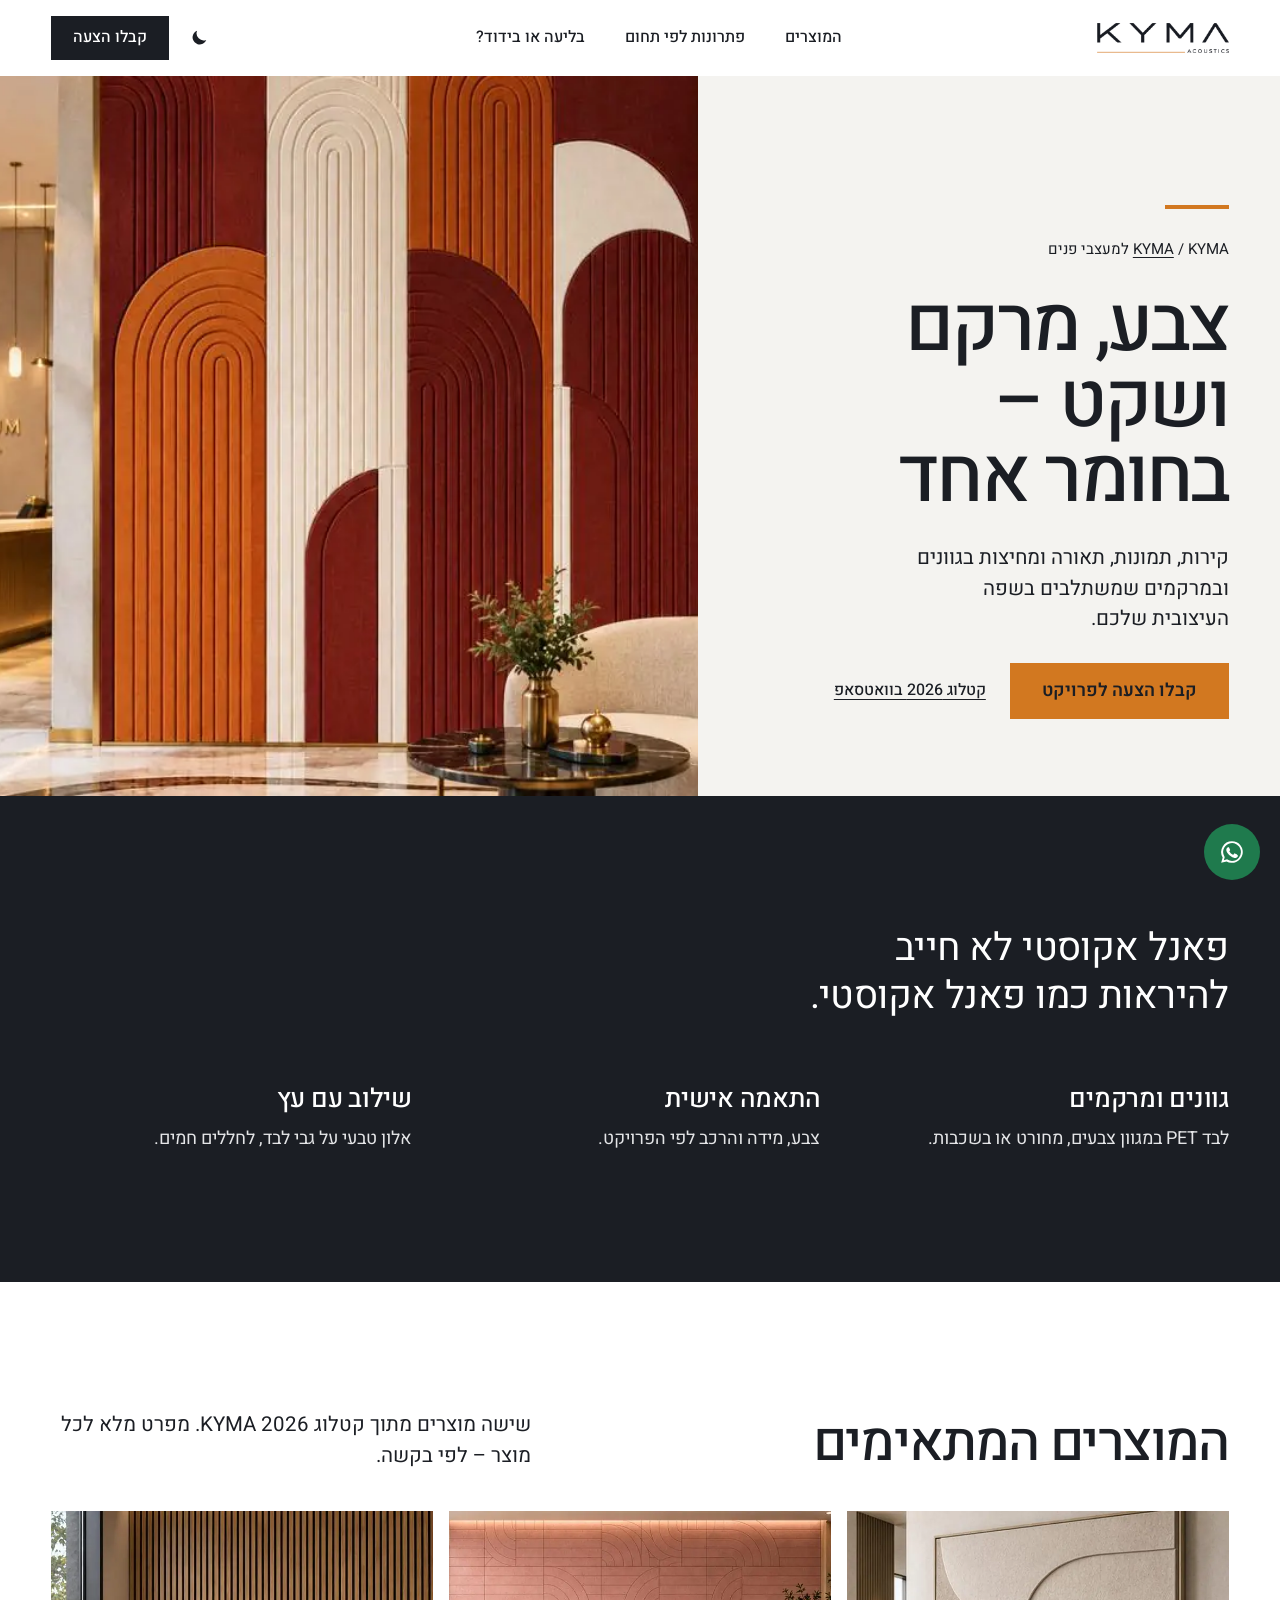
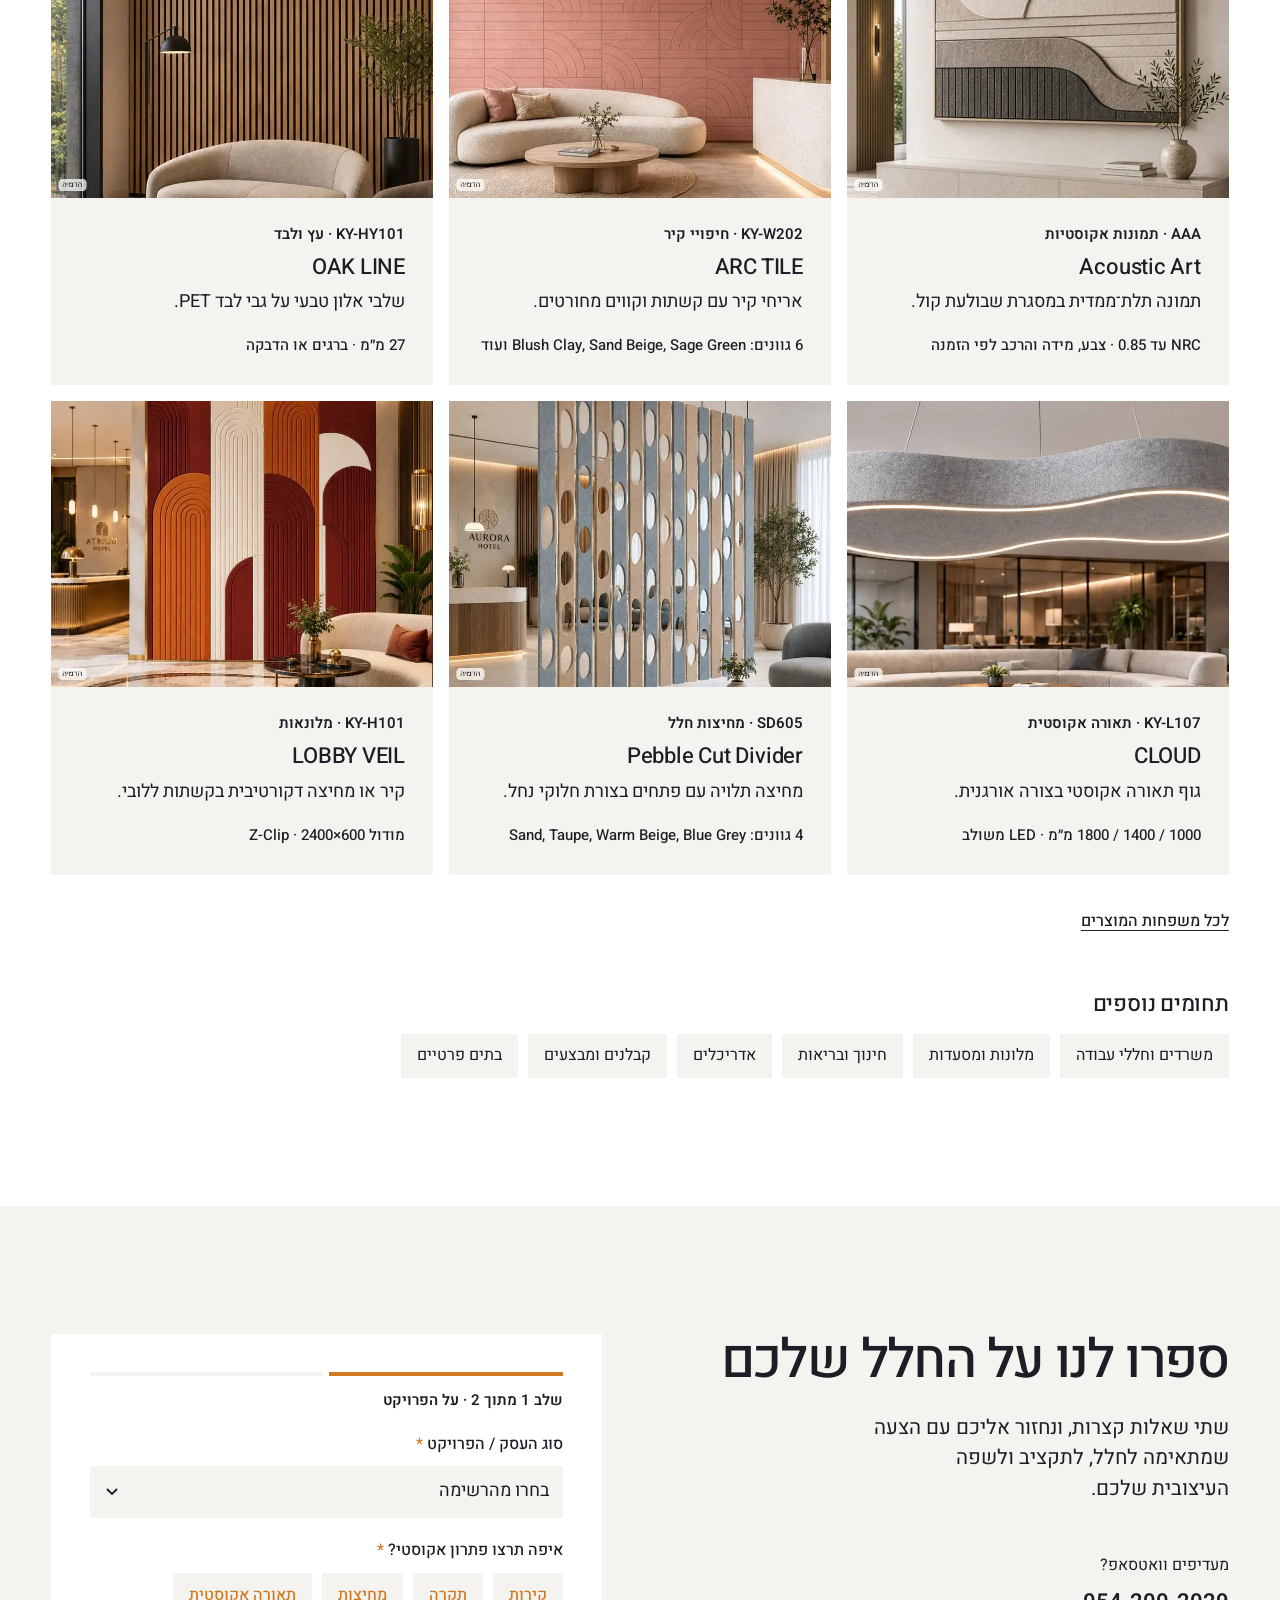
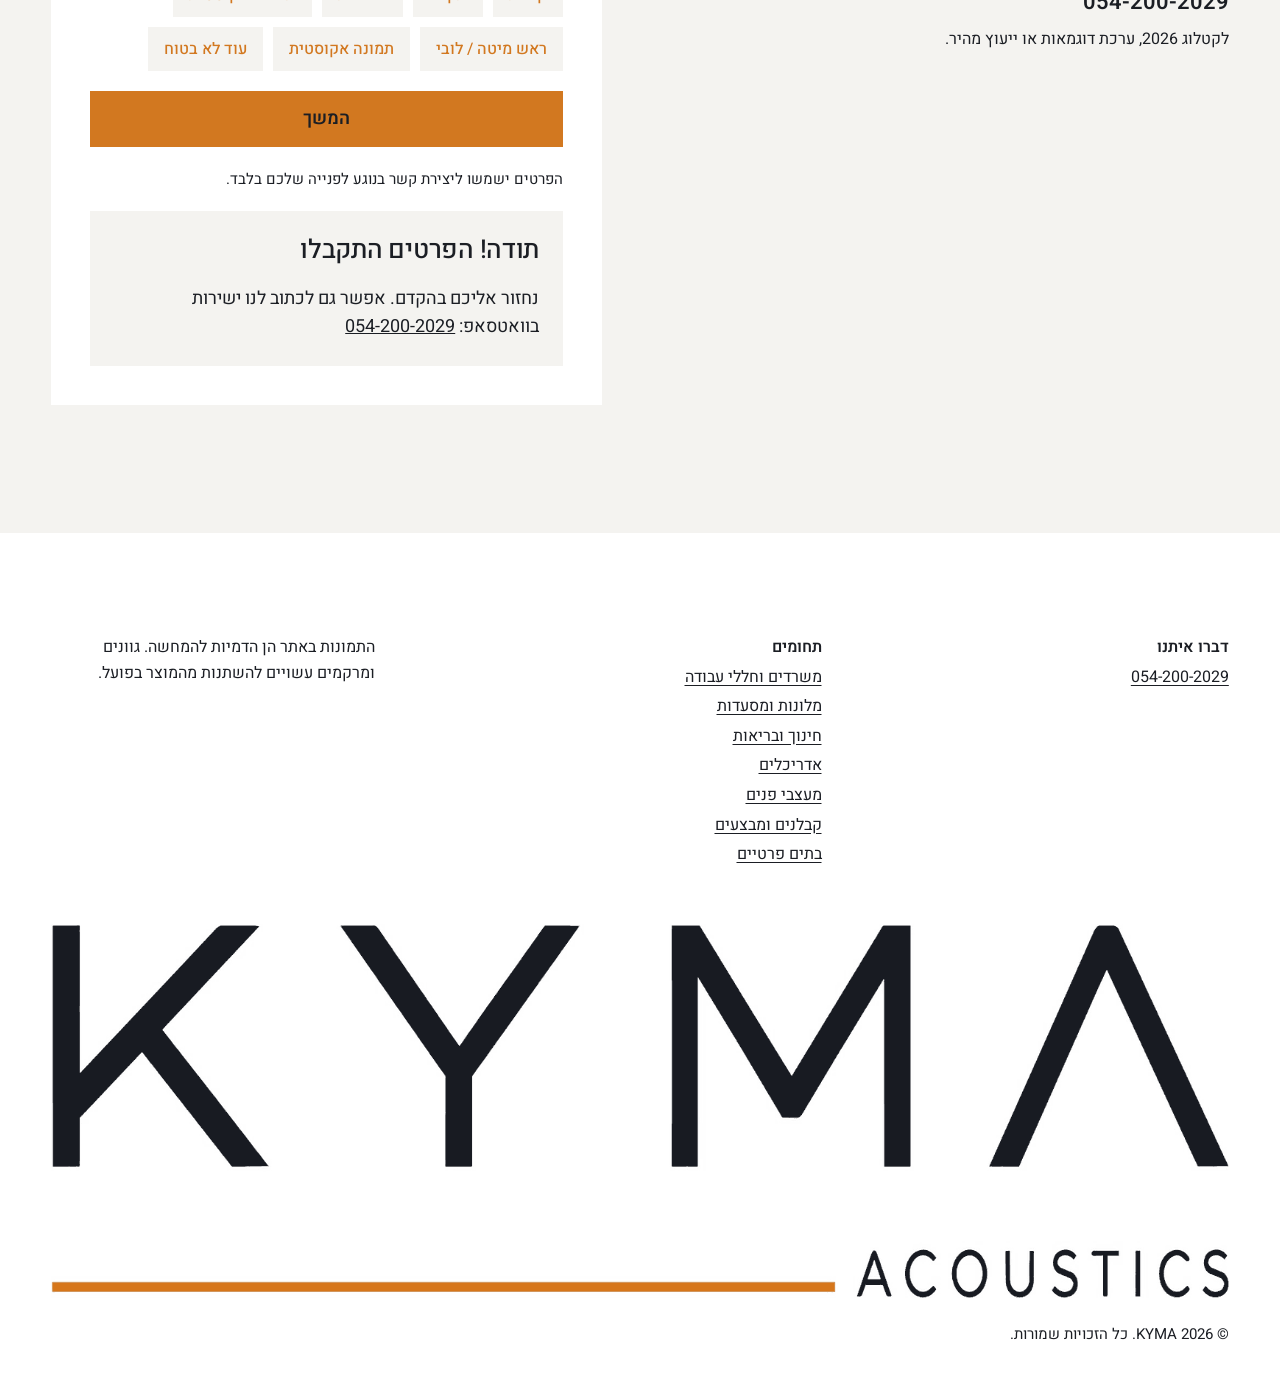
<file: interior-designers/index.html>
<!doctype html>
<html lang="he" dir="rtl" data-theme="light">
<head>
<meta charset="utf-8"><meta name="viewport" content="width=device-width, initial-scale=1, viewport-fit=cover">
<title>KYMA למעצבי פנים | KYMA</title><meta name="description" content="קירות, תמונות, תאורה ומחיצות בגוונים ובמרקמים שמשתלבים בשפה העיצובית שלכם."><meta name="robots" content="index,follow">
<link rel="canonical" href="https://kymaacoustic.com/interior-designers/"><meta property="og:type" content="website"><meta property="og:locale" content="he_IL"><meta property="og:title" content="KYMA למעצבי פנים | KYMA"><meta property="og:description" content="קירות, תמונות, תאורה ומחיצות בגוונים ובמרקמים שמשתלבים בשפה העיצובית שלכם."><meta property="og:url" content="https://kymaacoustic.com/interior-designers/"><meta property="og:image" content="https://kymaacoustic.com/img/seg-interior-designers-848.webp">
<link rel="icon" href="/favicon.png"><meta name="theme-color" content="#FFFFFF">
<script>try{if(localStorage.getItem("kyma-theme")==="dark")document.documentElement.dataset.theme="dark"}catch(e){}</script>
<link rel="preconnect" href="https://fonts.googleapis.com"><link rel="preconnect" href="https://fonts.gstatic.com" crossorigin><link href="https://fonts.googleapis.com/css2?family=Heebo:wght@400;500;600&display=swap" rel="stylesheet">
<link rel="stylesheet" href="/assets/site.css">
</head>
<body>
<a class="skip" href="#main">דלגו לתוכן</a>
<header class="site-head" id="top">
  <a class="logo" href="/" aria-label="KYMA – דף הבית"><img src="/img/kyma-logo.webp" alt="KYMA Acoustics" width="132" height="31"></a>
  <nav class="nav" id="nav" aria-label="ניווט ראשי"><a href="/#products">המוצרים</a><a href="/#spaces">פתרונות לפי תחום</a><a href="/#acoustics">בליעה או בידוד?</a><a class="nav-cta" href="#lead-form">קבלו הצעה</a></nav>
  <div class="head-tools">
    <button class="theme-btn" type="button" aria-pressed="false" aria-label="מצב כהה"><svg class="i-moon" viewBox="0 0 24 24" width="20" height="20" aria-hidden="true"><path fill="currentColor" d="M20.7 14.3A8.5 8.5 0 0 1 9.7 3.3a8.5 8.5 0 1 0 11 11Z"/></svg><svg class="i-sun" viewBox="0 0 24 24" width="20" height="20" aria-hidden="true"><circle cx="12" cy="12" r="4.5" fill="currentColor"/><g stroke="currentColor" stroke-width="2" stroke-linecap="round"><path d="M12 2v2.5M12 19.5V22M2 12h2.5M19.5 12H22M4.9 4.9l1.8 1.8M17.3 17.3l1.8 1.8M4.9 19.1l1.8-1.8M17.3 6.7l1.8-1.8"/></g></svg></button>
    <a class="btn btn-ink head-cta" href="#lead-form">קבלו הצעה</a>
    <button class="menu-btn" aria-expanded="false" aria-controls="nav" aria-label="תפריט"><span></span><span></span></button>
  </div></header>
<main id="main">
<section class="hero hero-seg" aria-labelledby="h-interior-designers">
  <div class="hero-text"><span class="bar" aria-hidden="true"></span>
    <nav class="crumbs" aria-label="פירורי לחם"><a href="/">KYMA</a> / KYMA למעצבי פנים</nav>
    <h1 id="h-interior-designers" class="display">צבע, מרקם ושקט – בחומר אחד</h1>
    <p class="lede">קירות, תמונות, תאורה ומחיצות בגוונים ובמרקמים שמשתלבים בשפה העיצובית שלכם.</p><div class="actions"><a class="btn btn-accent" href="#lead-form">קבלו הצעה לפרויקט</a><a class="link" href="https://wa.me/972542002029?text=%D7%A9%D7%9C%D7%95%D7%9D%20KYMA%2C%20%D7%90%D7%A9%D7%9E%D7%97%20%D7%9C%D7%A7%D7%91%D7%9C%20%D7%90%D7%AA%20%D7%94%D7%A7%D7%98%D7%9C%D7%95%D7%92" target="_blank" rel="noopener">קטלוג 2026 בוואטסאפ</a></div></div>
  <div class="hero-img"><img src="/img/seg-interior-designers-848.webp" srcset="/img/seg-interior-designers-700.webp 700w, /img/seg-interior-designers-848.webp 848w" sizes="(max-width:960px) 100vw, 55vw" width="848" height="605" alt="מעצבי פנים – הדמיה" fetchpriority="high"></div>
</section>
<section class="dark section"><div class="wrap narrow"><p class="statement">פאנל אקוסטי לא חייב להיראות כמו פאנל אקוסטי.</p>
  <div class="cols3"><div><h2 class="h3">גוונים ומרקמים</h2><p>לבד PET במגוון צבעים, מחורט או בשכבות.</p></div><div><h2 class="h3">התאמה אישית</h2><p>צבע, מידה והרכב לפי הפרויקט.</p></div><div><h2 class="h3">שילוב עם עץ</h2><p>אלון טבעי על גבי לבד, לחללים חמים.</p></div></div></div></section>
<section class="section"><div class="wrap">
  <div class="head-row"><h2 class="h2">המוצרים המתאימים</h2><p class="side">שישה מוצרים מתוך קטלוג KYMA 2026. מפרט מלא לכל מוצר – לפי בקשה.</p></div>
  <div class="cards"><article class="card"><img src="/img/p-AAA-720.webp" srcset="/img/p-AAA-360.webp 360w, /img/p-AAA-720.webp 720w" sizes="(max-width:960px) 100vw, 33vw" width="720" height="540" alt="Acoustic Art – הדמיה" loading="lazy" decoding="async"><div class="card-body"><p class="code">AAA · תמונות אקוסטיות</p><h3 class="h4">Acoustic Art</h3><p>תמונה תלת־ממדית במסגרת שבולעת קול.</p><p class="spec">NRC עד 0.85 · צבע, מידה והרכב לפי הזמנה</p></div></article><article class="card"><img src="/img/p-KY-W202-720.webp" srcset="/img/p-KY-W202-360.webp 360w, /img/p-KY-W202-720.webp 720w" sizes="(max-width:960px) 100vw, 33vw" width="720" height="540" alt="ARC TILE – הדמיה" loading="lazy" decoding="async"><div class="card-body"><p class="code">KY-W202 · חיפויי קיר</p><h3 class="h4">ARC TILE</h3><p>אריחי קיר עם קשתות וקווים מחורטים.</p><p class="spec">6 גוונים: Blush Clay, Sand Beige, Sage Green ועוד</p></div></article><article class="card"><img src="/img/p-KY-HY101-720.webp" srcset="/img/p-KY-HY101-360.webp 360w, /img/p-KY-HY101-720.webp 720w" sizes="(max-width:960px) 100vw, 33vw" width="720" height="540" alt="OAK LINE – הדמיה" loading="lazy" decoding="async"><div class="card-body"><p class="code">KY-HY101 · עץ ולבד</p><h3 class="h4">OAK LINE</h3><p>שלבי אלון טבעי על גבי לבד PET.</p><p class="spec">27 מ״מ · ברגים או הדבקה</p></div></article><article class="card"><img src="/img/p-KY-L107-720.webp" srcset="/img/p-KY-L107-360.webp 360w, /img/p-KY-L107-720.webp 720w" sizes="(max-width:960px) 100vw, 33vw" width="720" height="540" alt="CLOUD – הדמיה" loading="lazy" decoding="async"><div class="card-body"><p class="code">KY-L107 · תאורה אקוסטית</p><h3 class="h4">CLOUD</h3><p>גוף תאורה אקוסטי בצורה אורגנית.</p><p class="spec">1000 / 1400 / 1800 מ״מ · LED משולב</p></div></article><article class="card"><img src="/img/p-SD605-720.webp" srcset="/img/p-SD605-360.webp 360w, /img/p-SD605-720.webp 720w" sizes="(max-width:960px) 100vw, 33vw" width="720" height="540" alt="Pebble Cut Divider – הדמיה" loading="lazy" decoding="async"><div class="card-body"><p class="code">SD605 · מחיצות חלל</p><h3 class="h4">Pebble Cut Divider</h3><p>מחיצה תלויה עם פתחים בצורת חלוקי נחל.</p><p class="spec">4 גוונים: Sand, Taupe, Warm Beige, Blue Grey</p></div></article><article class="card"><img src="/img/p-KY-H101-720.webp" srcset="/img/p-KY-H101-360.webp 360w, /img/p-KY-H101-720.webp 720w" sizes="(max-width:960px) 100vw, 33vw" width="720" height="540" alt="LOBBY VEIL – הדמיה" loading="lazy" decoding="async"><div class="card-body"><p class="code">KY-H101 · מלונאות</p><h3 class="h4">LOBBY VEIL</h3><p>קיר או מחיצה דקורטיבית בקשתות ללובי.</p><p class="spec">מודול 600×2400 · Z-Clip</p></div></article></div>
  <p class="more"><a class="link" href="/#products">לכל משפחות המוצרים</a></p>
  <div class="related"><h2 class="h4">תחומים נוספים</h2><nav class="seg-links" aria-label="תחומים נוספים"><a href="/offices/">משרדים וחללי עבודה</a><a href="/hospitality/">מלונות ומסעדות</a><a href="/education-healthcare/">חינוך ובריאות</a><a href="/architects/">אדריכלים</a><a href="/contractors/">קבלנים ומבצעים</a><a href="/homes/">בתים פרטיים</a></nav></div>
</div></section><section id="lead-form" class="section stone"><div class="wrap cols-form">
  <div class="form-intro"><h2 class="h2">ספרו לנו על החלל שלכם</h2>
    <p class="intro">שתי שאלות קצרות, ונחזור אליכם עם הצעה שמתאימה לחלל, לתקציב ולשפה העיצובית שלכם.</p>
    <div class="wa"><span>מעדיפים וואטסאפ?</span><a href="https://wa.me/972542002029" target="_blank" rel="noopener" dir="ltr">054-200-2029</a><span>לקטלוג 2026, ערכת דוגמאות או ייעוץ מהיר.</span></div></div>
  <form class="panel" name="lead" method="POST" action="/thanks/" data-provider="formspree" data-thanks="/thanks/" novalidate>
    <input type="hidden" name="form-name" value="lead"><input type="hidden" name="segment-page" id="seg-field" value="KYMA למעצבי פנים">
    <p class="hp"><label>אל תמלאו <input name="company" tabindex="-1" autocomplete="off"></label></p>
    <div class="progress" aria-hidden="true"><span class="on"></span><span></span></div>
    <p class="step-label" id="step-label" aria-live="polite">שלב 1 מתוך 2 · על הפרויקט</p>
    <div class="step" data-step="1">
      <div class="field"><label for="f-type">סוג העסק / הפרויקט <span aria-hidden="true">*</span></label>
        <select id="f-type" name="type" required><option value="">בחרו מהרשימה</option><option>משרד / חברה</option><option>מלון</option><option>מסעדה / אולם אירועים</option><option>מוסד חינוך</option><option>מרפאה / מוסד רפואי</option><option>אדריכל / מעצב פנים</option><option>קבלן</option><option>בית פרטי</option><option>אחר</option></select></div>
      <fieldset class="field"><legend>איפה תרצו פתרון אקוסטי? <span aria-hidden="true">*</span></legend>
        <div class="chips"><label class="chip"><input type="checkbox" name="areas" value="קירות"><span>קירות</span></label><label class="chip"><input type="checkbox" name="areas" value="תקרה"><span>תקרה</span></label><label class="chip"><input type="checkbox" name="areas" value="מחיצות"><span>מחיצות</span></label><label class="chip"><input type="checkbox" name="areas" value="תאורה אקוסטית"><span>תאורה אקוסטית</span></label><label class="chip"><input type="checkbox" name="areas" value="ראש מיטה / לובי"><span>ראש מיטה / לובי</span></label><label class="chip"><input type="checkbox" name="areas" value="תמונה אקוסטית"><span>תמונה אקוסטית</span></label><label class="chip"><input type="checkbox" name="areas" value="עוד לא בטוח"><span>עוד לא בטוח</span></label></div></fieldset>
      <button class="btn btn-accent wide" type="button" data-next>המשך</button>
    </div>
    <div class="step" data-step="2" hidden>
      <div class="grid2">
        <div class="field"><label for="f-first">שם פרטי <span aria-hidden="true">*</span></label><input id="f-first" name="first_name" autocomplete="given-name" required></div>
        <div class="field"><label for="f-last">שם משפחה <span aria-hidden="true">*</span></label><input id="f-last" name="last_name" autocomplete="family-name" required></div>
        <div class="field"><label for="f-phone">טלפון <span aria-hidden="true">*</span></label><input id="f-phone" name="phone" type="tel" inputmode="tel" autocomplete="tel" dir="ltr" required pattern="[0-9+\-\s]{9,15}"></div>
        <div class="field"><label for="f-city">עיר / יישוב <span aria-hidden="true">*</span></label><input id="f-city" name="city" autocomplete="address-level2" list="cities" required></div>
      </div>
      <datalist id="cities"><option>חיפה</option><option>נצרת</option><option>עכו</option><option>כרמיאל</option><option>נהריה</option><option>עפולה</option><option>טבריה</option><option>צפת</option><option>שפרעם</option><option>קריית שמונה</option><option>מעלות־תרשיחא</option><option>תל אביב–יפו</option><option>ירושלים</option></datalist>
      <div class="field"><label for="f-mail">אימייל (לא חובה)</label><input id="f-mail" name="email" type="email" autocomplete="email" dir="ltr"></div>
      <details class="more-fields"><summary>פרטים נוספים (לא חובה)</summary>
        <div class="field"><label for="f-size">מספר עובדים בחלל</label><select id="f-size" name="employees"><option value="">בחרו</option><option>1–5</option><option>6–10</option><option>11–15</option><option>16+</option></select></div>
        <div class="field"><label for="f-note">ספרו לנו עוד</label><textarea id="f-note" name="notes" rows="3"></textarea></div>
      </details>
      <label class="consent"><input type="checkbox" name="marketing" value="yes"><span>אשמח לקבל עדכונים והצעות מ־KYMA</span></label>
      <div class="step-actions"><button class="btn btn-accent" type="submit">שליחת הפרטים</button><button class="back" type="button" data-back>חזרה</button></div>
    </div>
    <p class="error" id="form-error" role="alert" hidden></p>
    <p class="fine">הפרטים ישמשו ליצירת קשר בנוגע לפנייה שלכם בלבד.</p>
    <div class="thanks" id="thanks" hidden tabindex="-1"><h3 class="h3">תודה! הפרטים התקבלו</h3><p>נחזור אליכם בהקדם. אפשר גם לכתוב לנו ישירות בוואטסאפ: <a href="https://wa.me/972542002029" dir="ltr">054-200-2029</a></p></div>
  </form>
</div></section>
</main>
<footer class="site-foot"><div class="wrap">
  <div class="foot-row"><div><strong>דברו איתנו</strong><a href="https://wa.me/972542002029" target="_blank" rel="noopener" dir="ltr">054-200-2029</a></div>
    <div><strong>תחומים</strong><a href="/offices/">משרדים וחללי עבודה</a><a href="/hospitality/">מלונות ומסעדות</a><a href="/education-healthcare/">חינוך ובריאות</a><a href="/architects/">אדריכלים</a><a href="/interior-designers/">מעצבי פנים</a><a href="/contractors/">קבלנים ומבצעים</a><a href="/homes/">בתים פרטיים</a></div>
    <p>התמונות באתר הן הדמיות להמחשה. גוונים ומרקמים עשויים להשתנות מהמוצר בפועל.</p></div>
  <img class="foot-logo" src="/img/kyma-logo.webp" alt="KYMA Acoustics" loading="lazy" width="1600" height="374">
  <p class="copy">© 2026 KYMA. כל הזכויות שמורות.</p></div></footer>
<a class="wa-float" href="https://wa.me/972542002029" target="_blank" rel="noopener" aria-label="וואטסאפ KYMA"><svg viewBox="0 0 24 24" width="26" height="26" aria-hidden="true"><path fill="currentColor" d="M12 2a10 10 0 0 0-8.6 15.1L2 22l5-1.3A10 10 0 1 0 12 2Zm0 18.2a8.2 8.2 0 0 1-4.2-1.2l-.3-.2-3 .8.8-2.9-.2-.3A8.2 8.2 0 1 1 12 20.2Zm4.5-6.1c-.2-.1-1.5-.7-1.7-.8s-.4-.1-.6.1-.7.8-.8 1-.3.2-.5.1a6.7 6.7 0 0 1-3.3-2.9c-.3-.4.2-.4.6-1.3a.4.4 0 0 0 0-.4l-.8-1.8c-.2-.5-.4-.4-.6-.4h-.5a1 1 0 0 0-.7.3 3 3 0 0 0-.9 2.2 5.2 5.2 0 0 0 1.1 2.7 11.8 11.8 0 0 0 4.5 4c1.7.7 2.3.8 3.1.6a2.7 2.7 0 0 0 1.8-1.2 2.2 2.2 0 0 0 .2-1.2c-.1-.1-.3-.2-.5-.3Z"/></svg></a>
<script src="/assets/site.js" defer></script>
</body></html>
</file>
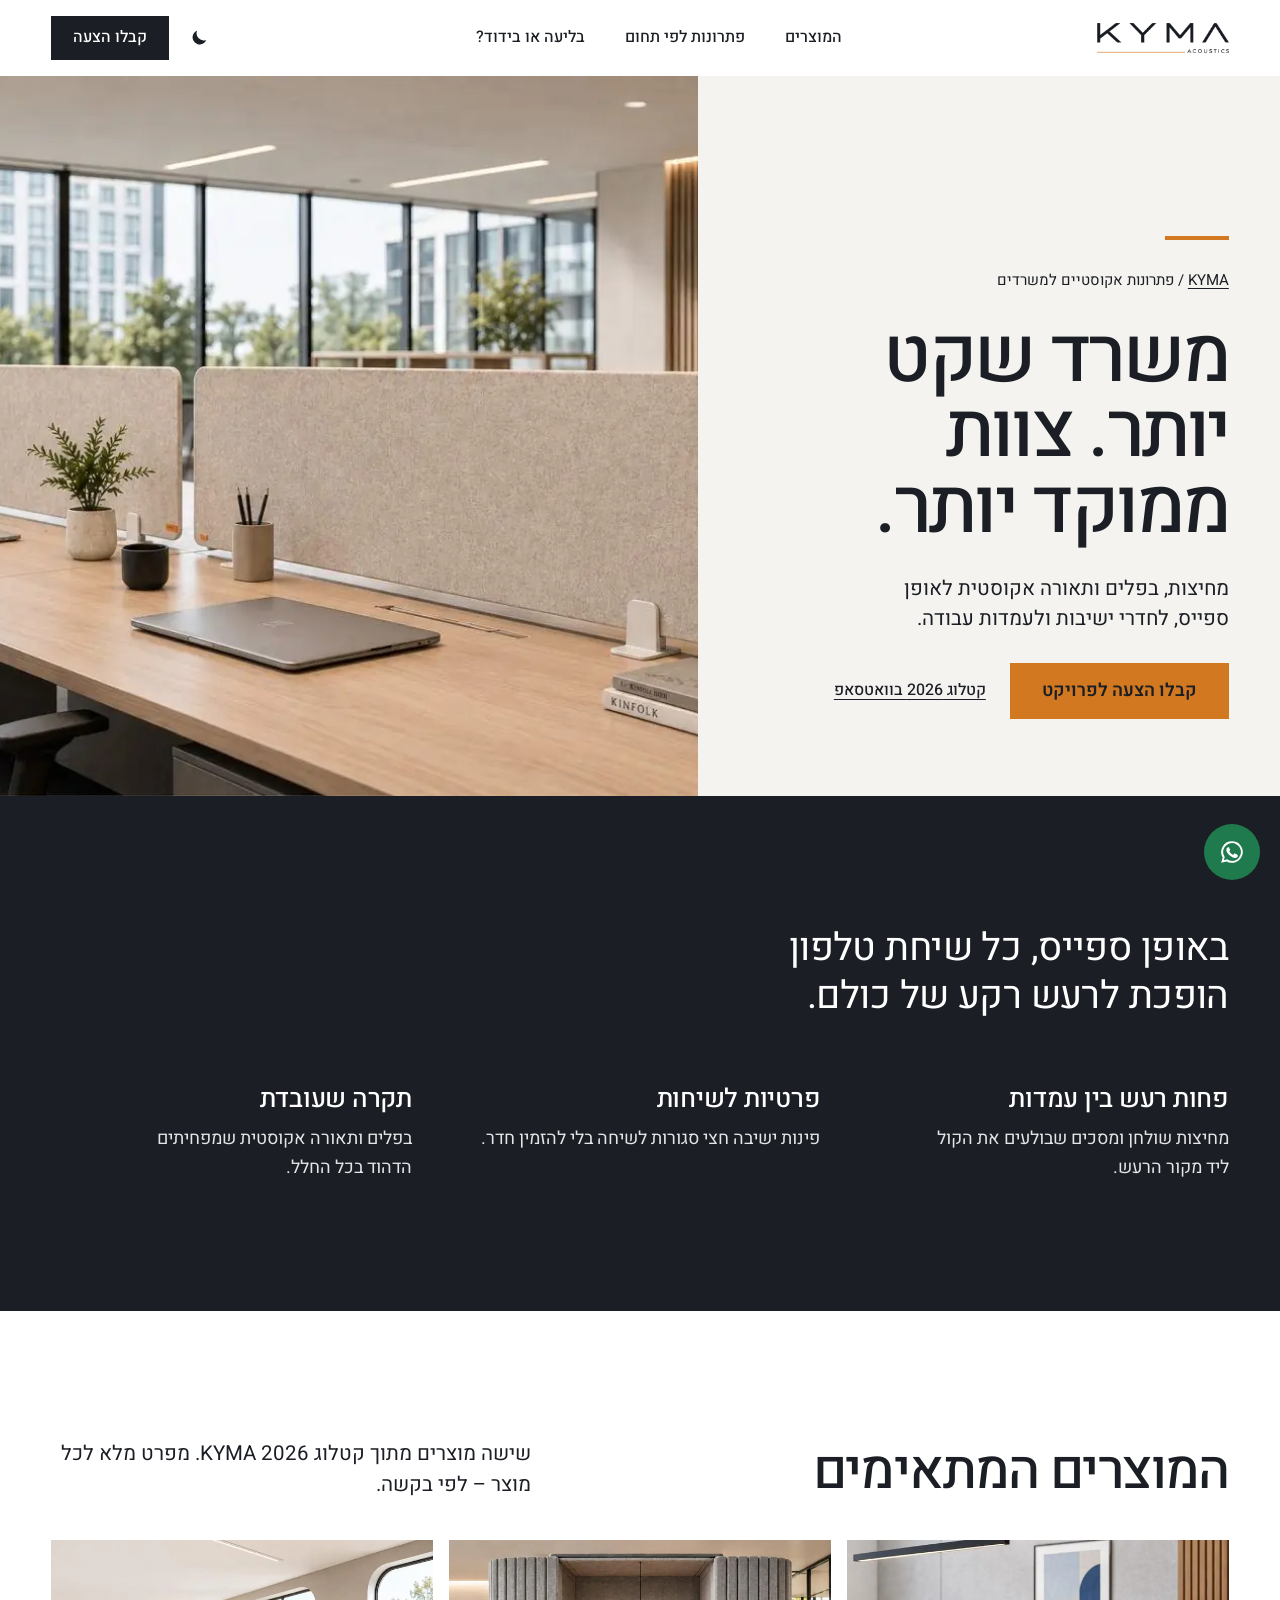
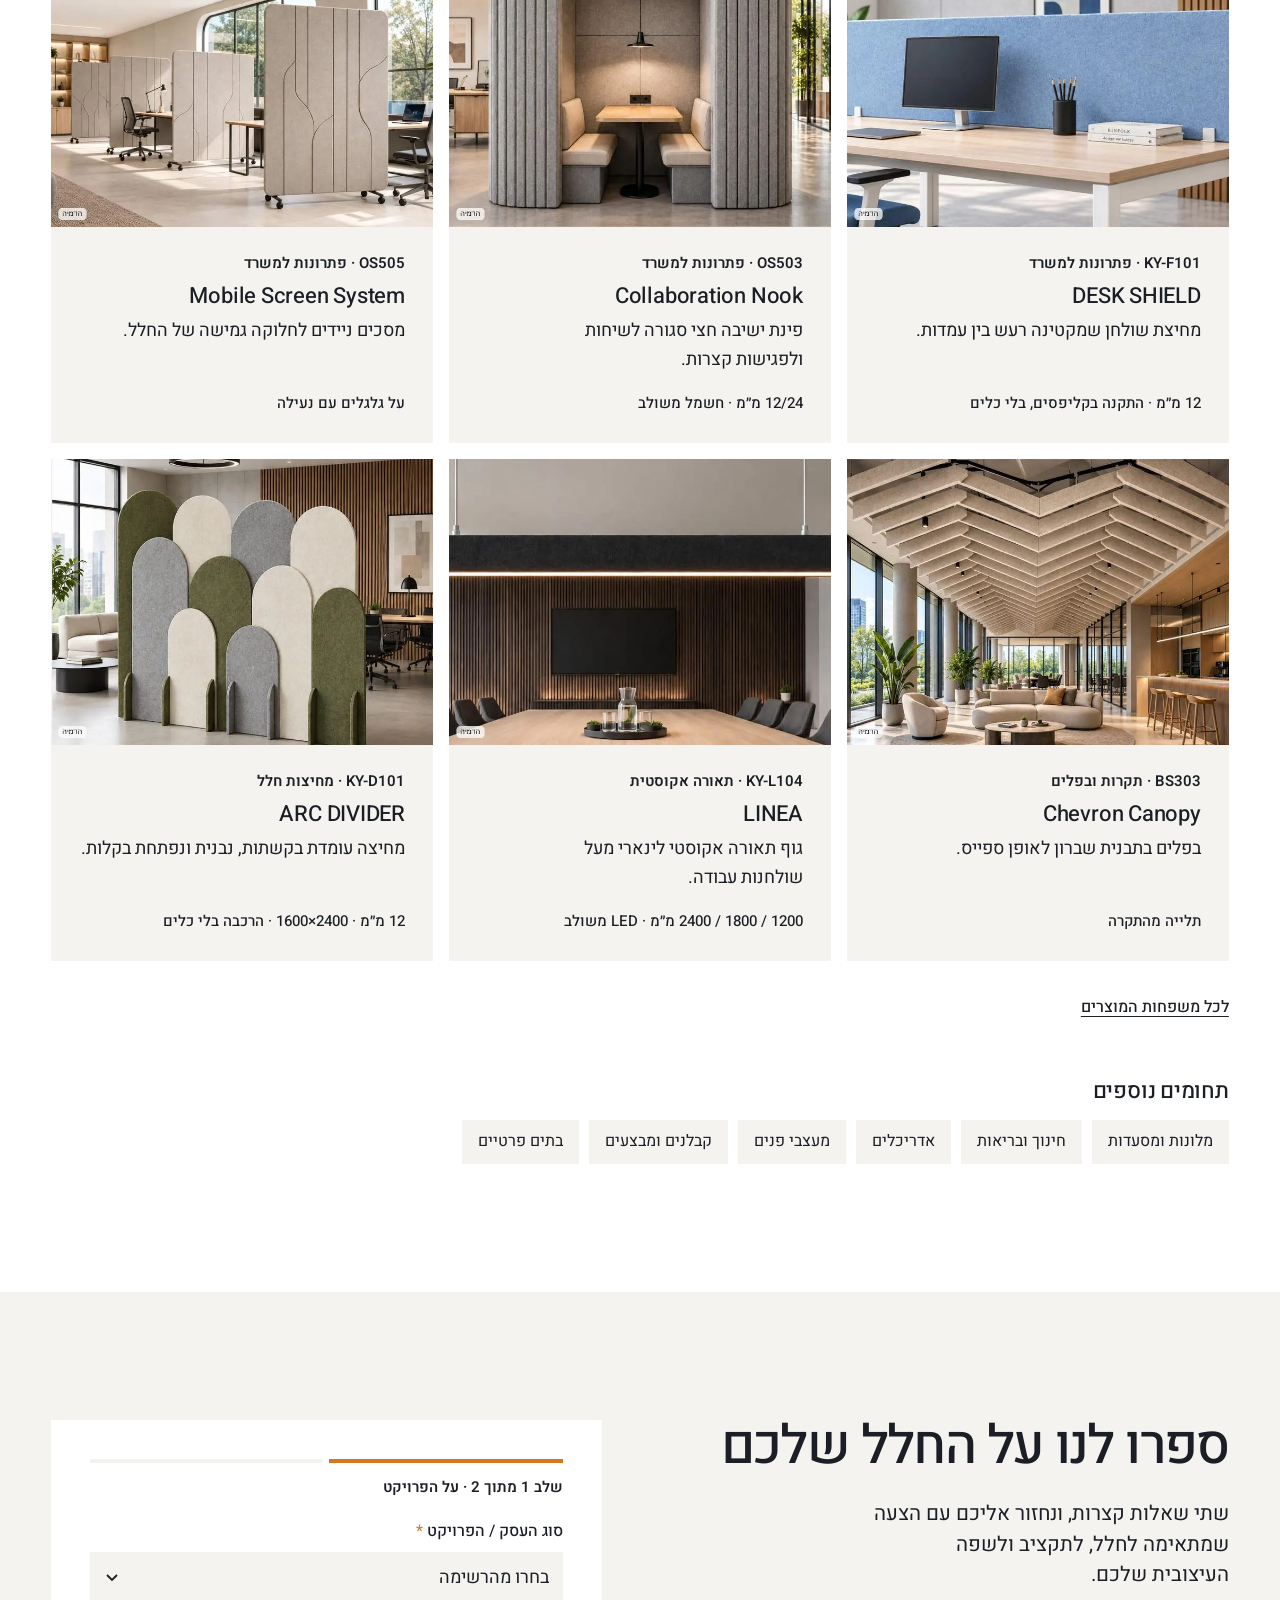
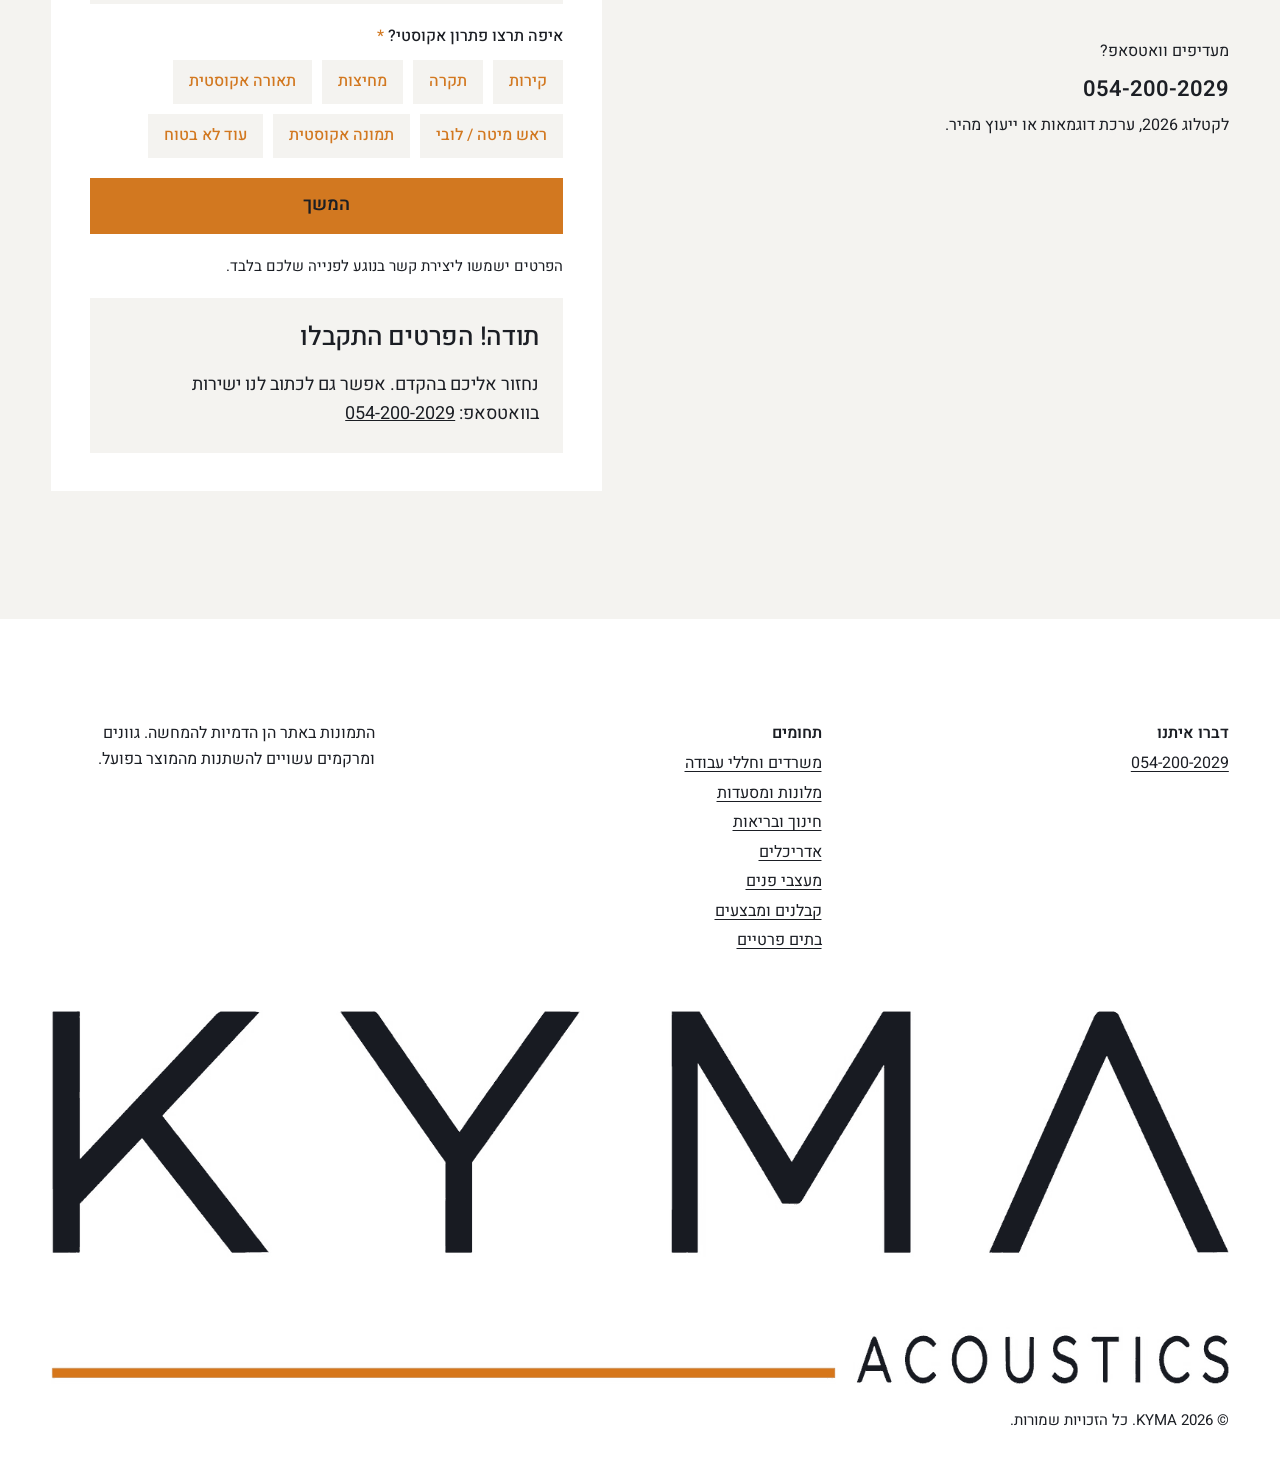
<file: offices/index.html>
<!doctype html>
<html lang="he" dir="rtl" data-theme="light">
<head>
<meta charset="utf-8"><meta name="viewport" content="width=device-width, initial-scale=1, viewport-fit=cover">
<title>פתרונות אקוסטיים למשרדים | KYMA</title><meta name="description" content="מחיצות, בפלים ותאורה אקוסטית לאופן ספייס, לחדרי ישיבות ולעמדות עבודה."><meta name="robots" content="index,follow">
<link rel="canonical" href="https://kymaacoustic.com/offices/"><meta property="og:type" content="website"><meta property="og:locale" content="he_IL"><meta property="og:title" content="פתרונות אקוסטיים למשרדים | KYMA"><meta property="og:description" content="מחיצות, בפלים ותאורה אקוסטית לאופן ספייס, לחדרי ישיבות ולעמדות עבודה."><meta property="og:url" content="https://kymaacoustic.com/offices/"><meta property="og:image" content="https://kymaacoustic.com/img/seg-offices-996.webp">
<link rel="icon" href="/favicon.png"><meta name="theme-color" content="#FFFFFF">
<script>try{if(localStorage.getItem("kyma-theme")==="dark")document.documentElement.dataset.theme="dark"}catch(e){}</script>
<link rel="preconnect" href="https://fonts.googleapis.com"><link rel="preconnect" href="https://fonts.gstatic.com" crossorigin><link href="https://fonts.googleapis.com/css2?family=Heebo:wght@400;500;600&display=swap" rel="stylesheet">
<link rel="stylesheet" href="/assets/site.css">
</head>
<body>
<a class="skip" href="#main">דלגו לתוכן</a>
<header class="site-head" id="top">
  <a class="logo" href="/" aria-label="KYMA – דף הבית"><img src="/img/kyma-logo.webp" alt="KYMA Acoustics" width="132" height="31"></a>
  <nav class="nav" id="nav" aria-label="ניווט ראשי"><a href="/#products">המוצרים</a><a href="/#spaces">פתרונות לפי תחום</a><a href="/#acoustics">בליעה או בידוד?</a><a class="nav-cta" href="#lead-form">קבלו הצעה</a></nav>
  <div class="head-tools">
    <button class="theme-btn" type="button" aria-pressed="false" aria-label="מצב כהה"><svg class="i-moon" viewBox="0 0 24 24" width="20" height="20" aria-hidden="true"><path fill="currentColor" d="M20.7 14.3A8.5 8.5 0 0 1 9.7 3.3a8.5 8.5 0 1 0 11 11Z"/></svg><svg class="i-sun" viewBox="0 0 24 24" width="20" height="20" aria-hidden="true"><circle cx="12" cy="12" r="4.5" fill="currentColor"/><g stroke="currentColor" stroke-width="2" stroke-linecap="round"><path d="M12 2v2.5M12 19.5V22M2 12h2.5M19.5 12H22M4.9 4.9l1.8 1.8M17.3 17.3l1.8 1.8M4.9 19.1l1.8-1.8M17.3 6.7l1.8-1.8"/></g></svg></button>
    <a class="btn btn-ink head-cta" href="#lead-form">קבלו הצעה</a>
    <button class="menu-btn" aria-expanded="false" aria-controls="nav" aria-label="תפריט"><span></span><span></span></button>
  </div></header>
<main id="main">
<section class="hero hero-seg" aria-labelledby="h-offices">
  <div class="hero-text"><span class="bar" aria-hidden="true"></span>
    <nav class="crumbs" aria-label="פירורי לחם"><a href="/">KYMA</a> / פתרונות אקוסטיים למשרדים</nav>
    <h1 id="h-offices" class="display">משרד שקט יותר. צוות ממוקד יותר.</h1>
    <p class="lede">מחיצות, בפלים ותאורה אקוסטית לאופן ספייס, לחדרי ישיבות ולעמדות עבודה.</p><div class="actions"><a class="btn btn-accent" href="#lead-form">קבלו הצעה לפרויקט</a><a class="link" href="https://wa.me/972542002029?text=%D7%A9%D7%9C%D7%95%D7%9D%20KYMA%2C%20%D7%90%D7%A9%D7%9E%D7%97%20%D7%9C%D7%A7%D7%91%D7%9C%20%D7%90%D7%AA%20%D7%94%D7%A7%D7%98%D7%9C%D7%95%D7%92" target="_blank" rel="noopener">קטלוג 2026 בוואטסאפ</a></div></div>
  <div class="hero-img"><img src="/img/seg-offices-996.webp" srcset="/img/seg-offices-700.webp 700w, /img/seg-offices-996.webp 996w" sizes="(max-width:960px) 100vw, 55vw" width="996" height="712" alt="משרדים וחללי עבודה – הדמיה" fetchpriority="high"></div>
</section>
<section class="dark section"><div class="wrap narrow"><p class="statement">באופן ספייס, כל שיחת טלפון הופכת לרעש רקע של כולם.</p>
  <div class="cols3"><div><h2 class="h3">פחות רעש בין עמדות</h2><p>מחיצות שולחן ומסכים שבולעים את הקול ליד מקור הרעש.</p></div><div><h2 class="h3">פרטיות לשיחות</h2><p>פינות ישיבה חצי סגורות לשיחה בלי להזמין חדר.</p></div><div><h2 class="h3">תקרה שעובדת</h2><p>בפלים ותאורה אקוסטית שמפחיתים הדהוד בכל החלל.</p></div></div></div></section>
<section class="section"><div class="wrap">
  <div class="head-row"><h2 class="h2">המוצרים המתאימים</h2><p class="side">שישה מוצרים מתוך קטלוג KYMA 2026. מפרט מלא לכל מוצר – לפי בקשה.</p></div>
  <div class="cards"><article class="card"><img src="/img/p-KY-F101-720.webp" srcset="/img/p-KY-F101-360.webp 360w, /img/p-KY-F101-720.webp 720w" sizes="(max-width:960px) 100vw, 33vw" width="720" height="540" alt="DESK SHIELD – הדמיה" loading="lazy" decoding="async"><div class="card-body"><p class="code">KY-F101 · פתרונות למשרד</p><h3 class="h4">DESK SHIELD</h3><p>מחיצת שולחן שמקטינה רעש בין עמדות.</p><p class="spec">12 מ״מ · התקנה בקליפסים, בלי כלים</p></div></article><article class="card"><img src="/img/p-OS503-720.webp" srcset="/img/p-OS503-360.webp 360w, /img/p-OS503-720.webp 720w" sizes="(max-width:960px) 100vw, 33vw" width="720" height="540" alt="Collaboration Nook – הדמיה" loading="lazy" decoding="async"><div class="card-body"><p class="code">OS503 · פתרונות למשרד</p><h3 class="h4">Collaboration Nook</h3><p>פינת ישיבה חצי סגורה לשיחות ולפגישות קצרות.</p><p class="spec">12/24 מ״מ · חשמל משולב</p></div></article><article class="card"><img src="/img/p-OS505-720.webp" srcset="/img/p-OS505-360.webp 360w, /img/p-OS505-720.webp 720w" sizes="(max-width:960px) 100vw, 33vw" width="720" height="540" alt="Mobile Screen System – הדמיה" loading="lazy" decoding="async"><div class="card-body"><p class="code">OS505 · פתרונות למשרד</p><h3 class="h4">Mobile Screen System</h3><p>מסכים ניידים לחלוקה גמישה של החלל.</p><p class="spec">על גלגלים עם נעילה</p></div></article><article class="card"><img src="/img/p-BS303-720.webp" srcset="/img/p-BS303-360.webp 360w, /img/p-BS303-720.webp 720w" sizes="(max-width:960px) 100vw, 33vw" width="720" height="540" alt="Chevron Canopy – הדמיה" loading="lazy" decoding="async"><div class="card-body"><p class="code">BS303 · תקרות ובפלים</p><h3 class="h4">Chevron Canopy</h3><p>בפלים בתבנית שברון לאופן ספייס.</p><p class="spec">תלייה מהתקרה</p></div></article><article class="card"><img src="/img/p-KY-L104-720.webp" srcset="/img/p-KY-L104-360.webp 360w, /img/p-KY-L104-720.webp 720w" sizes="(max-width:960px) 100vw, 33vw" width="720" height="540" alt="LINEA – הדמיה" loading="lazy" decoding="async"><div class="card-body"><p class="code">KY-L104 · תאורה אקוסטית</p><h3 class="h4">LINEA</h3><p>גוף תאורה אקוסטי לינארי מעל שולחנות עבודה.</p><p class="spec">1200 / 1800 / 2400 מ״מ · LED משולב</p></div></article><article class="card"><img src="/img/p-KY-D101-720.webp" srcset="/img/p-KY-D101-360.webp 360w, /img/p-KY-D101-720.webp 720w" sizes="(max-width:960px) 100vw, 33vw" width="720" height="540" alt="ARC DIVIDER – הדמיה" loading="lazy" decoding="async"><div class="card-body"><p class="code">KY-D101 · מחיצות חלל</p><h3 class="h4">ARC DIVIDER</h3><p>מחיצה עומדת בקשתות, נבנית ונפתחת בקלות.</p><p class="spec">12 מ״מ · 2400×1600 · הרכבה בלי כלים</p></div></article></div>
  <p class="more"><a class="link" href="/#products">לכל משפחות המוצרים</a></p>
  <div class="related"><h2 class="h4">תחומים נוספים</h2><nav class="seg-links" aria-label="תחומים נוספים"><a href="/hospitality/">מלונות ומסעדות</a><a href="/education-healthcare/">חינוך ובריאות</a><a href="/architects/">אדריכלים</a><a href="/interior-designers/">מעצבי פנים</a><a href="/contractors/">קבלנים ומבצעים</a><a href="/homes/">בתים פרטיים</a></nav></div>
</div></section><section id="lead-form" class="section stone"><div class="wrap cols-form">
  <div class="form-intro"><h2 class="h2">ספרו לנו על החלל שלכם</h2>
    <p class="intro">שתי שאלות קצרות, ונחזור אליכם עם הצעה שמתאימה לחלל, לתקציב ולשפה העיצובית שלכם.</p>
    <div class="wa"><span>מעדיפים וואטסאפ?</span><a href="https://wa.me/972542002029" target="_blank" rel="noopener" dir="ltr">054-200-2029</a><span>לקטלוג 2026, ערכת דוגמאות או ייעוץ מהיר.</span></div></div>
  <form class="panel" name="lead" method="POST" action="/thanks/" data-provider="formspree" data-thanks="/thanks/" novalidate>
    <input type="hidden" name="form-name" value="lead"><input type="hidden" name="segment-page" id="seg-field" value="פתרונות אקוסטיים למשרדים">
    <p class="hp"><label>אל תמלאו <input name="company" tabindex="-1" autocomplete="off"></label></p>
    <div class="progress" aria-hidden="true"><span class="on"></span><span></span></div>
    <p class="step-label" id="step-label" aria-live="polite">שלב 1 מתוך 2 · על הפרויקט</p>
    <div class="step" data-step="1">
      <div class="field"><label for="f-type">סוג העסק / הפרויקט <span aria-hidden="true">*</span></label>
        <select id="f-type" name="type" required><option value="">בחרו מהרשימה</option><option>משרד / חברה</option><option>מלון</option><option>מסעדה / אולם אירועים</option><option>מוסד חינוך</option><option>מרפאה / מוסד רפואי</option><option>אדריכל / מעצב פנים</option><option>קבלן</option><option>בית פרטי</option><option>אחר</option></select></div>
      <fieldset class="field"><legend>איפה תרצו פתרון אקוסטי? <span aria-hidden="true">*</span></legend>
        <div class="chips"><label class="chip"><input type="checkbox" name="areas" value="קירות"><span>קירות</span></label><label class="chip"><input type="checkbox" name="areas" value="תקרה"><span>תקרה</span></label><label class="chip"><input type="checkbox" name="areas" value="מחיצות"><span>מחיצות</span></label><label class="chip"><input type="checkbox" name="areas" value="תאורה אקוסטית"><span>תאורה אקוסטית</span></label><label class="chip"><input type="checkbox" name="areas" value="ראש מיטה / לובי"><span>ראש מיטה / לובי</span></label><label class="chip"><input type="checkbox" name="areas" value="תמונה אקוסטית"><span>תמונה אקוסטית</span></label><label class="chip"><input type="checkbox" name="areas" value="עוד לא בטוח"><span>עוד לא בטוח</span></label></div></fieldset>
      <button class="btn btn-accent wide" type="button" data-next>המשך</button>
    </div>
    <div class="step" data-step="2" hidden>
      <div class="grid2">
        <div class="field"><label for="f-first">שם פרטי <span aria-hidden="true">*</span></label><input id="f-first" name="first_name" autocomplete="given-name" required></div>
        <div class="field"><label for="f-last">שם משפחה <span aria-hidden="true">*</span></label><input id="f-last" name="last_name" autocomplete="family-name" required></div>
        <div class="field"><label for="f-phone">טלפון <span aria-hidden="true">*</span></label><input id="f-phone" name="phone" type="tel" inputmode="tel" autocomplete="tel" dir="ltr" required pattern="[0-9+\-\s]{9,15}"></div>
        <div class="field"><label for="f-city">עיר / יישוב <span aria-hidden="true">*</span></label><input id="f-city" name="city" autocomplete="address-level2" list="cities" required></div>
      </div>
      <datalist id="cities"><option>חיפה</option><option>נצרת</option><option>עכו</option><option>כרמיאל</option><option>נהריה</option><option>עפולה</option><option>טבריה</option><option>צפת</option><option>שפרעם</option><option>קריית שמונה</option><option>מעלות־תרשיחא</option><option>תל אביב–יפו</option><option>ירושלים</option></datalist>
      <div class="field"><label for="f-mail">אימייל (לא חובה)</label><input id="f-mail" name="email" type="email" autocomplete="email" dir="ltr"></div>
      <details class="more-fields"><summary>פרטים נוספים (לא חובה)</summary>
        <div class="field"><label for="f-size">מספר עובדים בחלל</label><select id="f-size" name="employees"><option value="">בחרו</option><option>1–5</option><option>6–10</option><option>11–15</option><option>16+</option></select></div>
        <div class="field"><label for="f-note">ספרו לנו עוד</label><textarea id="f-note" name="notes" rows="3"></textarea></div>
      </details>
      <label class="consent"><input type="checkbox" name="marketing" value="yes"><span>אשמח לקבל עדכונים והצעות מ־KYMA</span></label>
      <div class="step-actions"><button class="btn btn-accent" type="submit">שליחת הפרטים</button><button class="back" type="button" data-back>חזרה</button></div>
    </div>
    <p class="error" id="form-error" role="alert" hidden></p>
    <p class="fine">הפרטים ישמשו ליצירת קשר בנוגע לפנייה שלכם בלבד.</p>
    <div class="thanks" id="thanks" hidden tabindex="-1"><h3 class="h3">תודה! הפרטים התקבלו</h3><p>נחזור אליכם בהקדם. אפשר גם לכתוב לנו ישירות בוואטסאפ: <a href="https://wa.me/972542002029" dir="ltr">054-200-2029</a></p></div>
  </form>
</div></section>
</main>
<footer class="site-foot"><div class="wrap">
  <div class="foot-row"><div><strong>דברו איתנו</strong><a href="https://wa.me/972542002029" target="_blank" rel="noopener" dir="ltr">054-200-2029</a></div>
    <div><strong>תחומים</strong><a href="/offices/">משרדים וחללי עבודה</a><a href="/hospitality/">מלונות ומסעדות</a><a href="/education-healthcare/">חינוך ובריאות</a><a href="/architects/">אדריכלים</a><a href="/interior-designers/">מעצבי פנים</a><a href="/contractors/">קבלנים ומבצעים</a><a href="/homes/">בתים פרטיים</a></div>
    <p>התמונות באתר הן הדמיות להמחשה. גוונים ומרקמים עשויים להשתנות מהמוצר בפועל.</p></div>
  <img class="foot-logo" src="/img/kyma-logo.webp" alt="KYMA Acoustics" loading="lazy" width="1600" height="374">
  <p class="copy">© 2026 KYMA. כל הזכויות שמורות.</p></div></footer>
<a class="wa-float" href="https://wa.me/972542002029" target="_blank" rel="noopener" aria-label="וואטסאפ KYMA"><svg viewBox="0 0 24 24" width="26" height="26" aria-hidden="true"><path fill="currentColor" d="M12 2a10 10 0 0 0-8.6 15.1L2 22l5-1.3A10 10 0 1 0 12 2Zm0 18.2a8.2 8.2 0 0 1-4.2-1.2l-.3-.2-3 .8.8-2.9-.2-.3A8.2 8.2 0 1 1 12 20.2Zm4.5-6.1c-.2-.1-1.5-.7-1.7-.8s-.4-.1-.6.1-.7.8-.8 1-.3.2-.5.1a6.7 6.7 0 0 1-3.3-2.9c-.3-.4.2-.4.6-1.3a.4.4 0 0 0 0-.4l-.8-1.8c-.2-.5-.4-.4-.6-.4h-.5a1 1 0 0 0-.7.3 3 3 0 0 0-.9 2.2 5.2 5.2 0 0 0 1.1 2.7 11.8 11.8 0 0 0 4.5 4c1.7.7 2.3.8 3.1.6a2.7 2.7 0 0 0 1.8-1.2 2.2 2.2 0 0 0 .2-1.2c-.1-.1-.3-.2-.5-.3Z"/></svg></a>
<script src="/assets/site.js" defer></script>
</body></html>
</file>
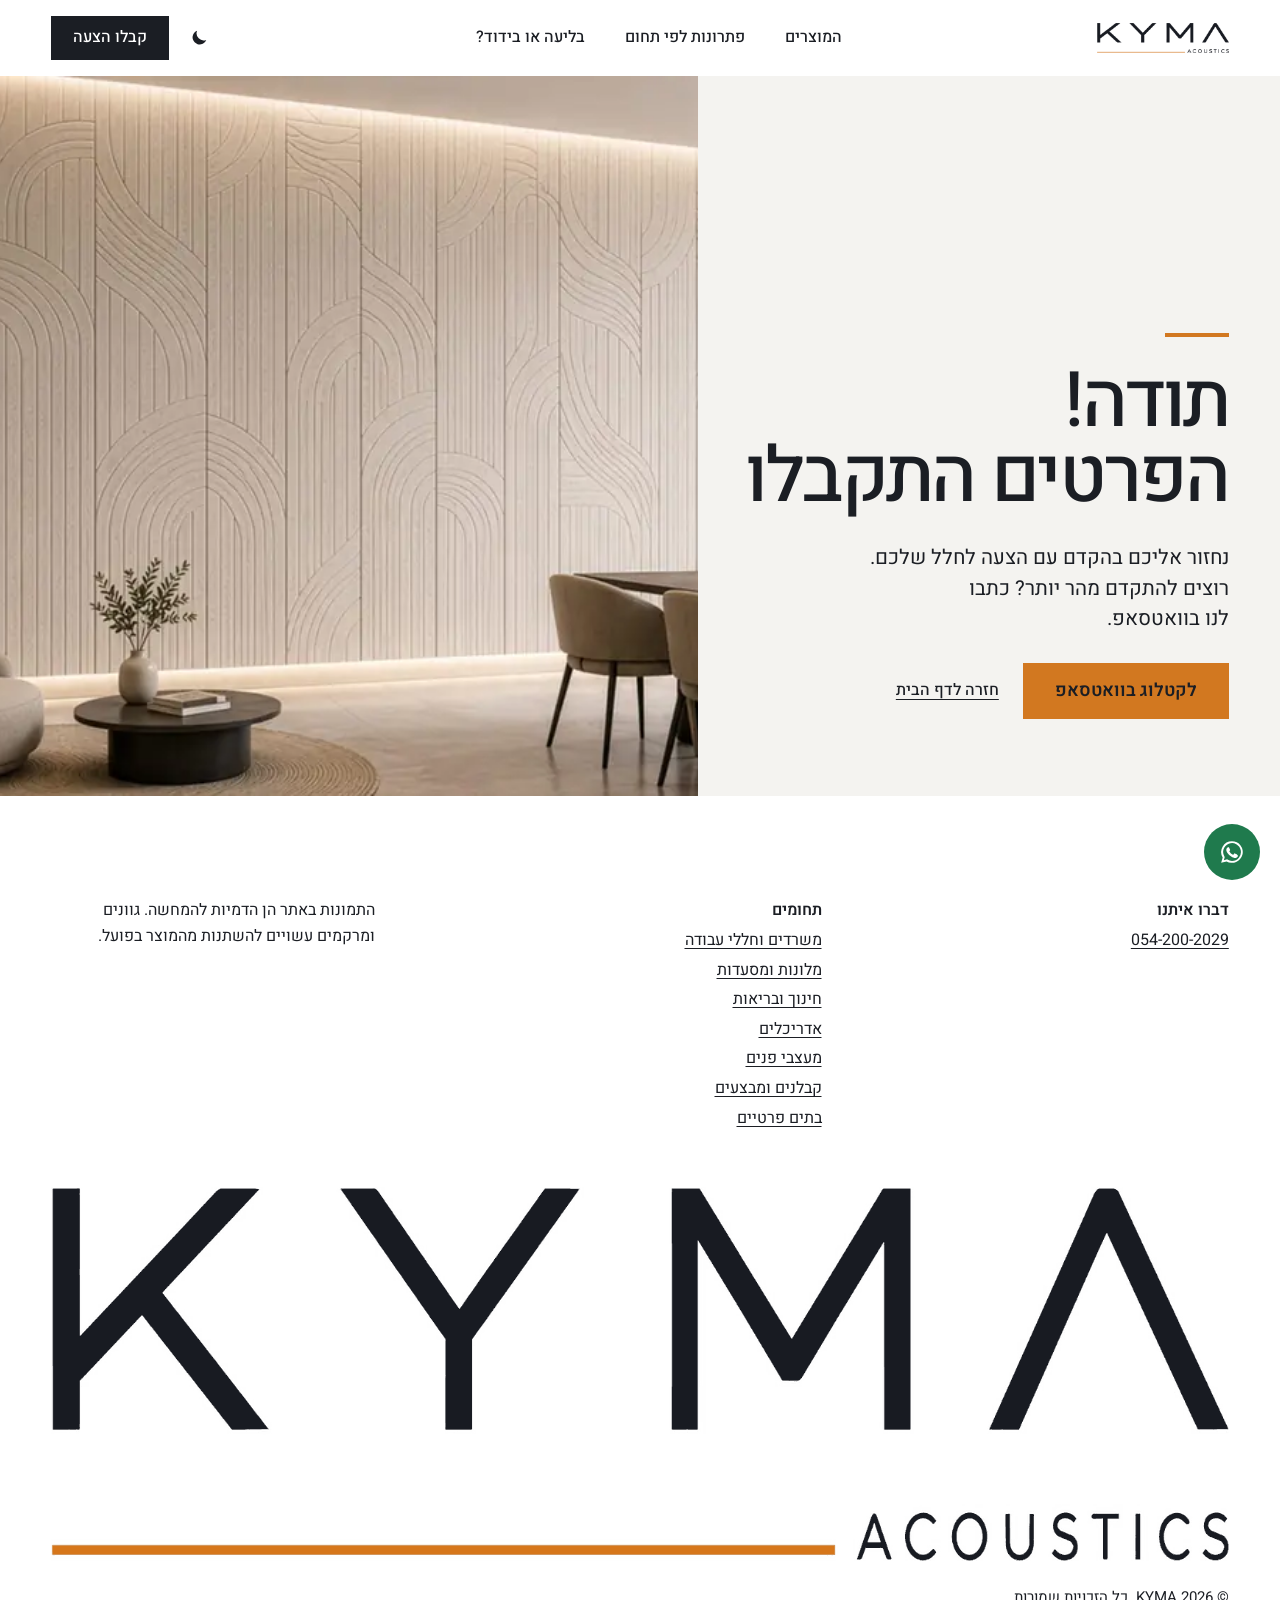
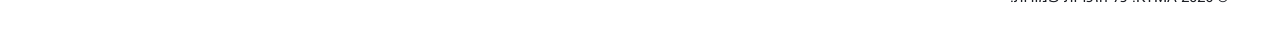
<file: thanks/index.html>
<!doctype html>
<html lang="he" dir="rtl" data-theme="light">
<head>
<meta charset="utf-8"><meta name="viewport" content="width=device-width, initial-scale=1, viewport-fit=cover">
<title>תודה | KYMA</title><meta name="description" content="הפרטים התקבלו – נחזור אליכם בהקדם."><meta name="robots" content="noindex">
<link rel="canonical" href="https://kymaacoustic.com/thanks/"><meta property="og:type" content="website"><meta property="og:locale" content="he_IL"><meta property="og:title" content="תודה | KYMA"><meta property="og:description" content="הפרטים התקבלו – נחזור אליכם בהקדם."><meta property="og:url" content="https://kymaacoustic.com/thanks/">
<link rel="icon" href="/favicon.png"><meta name="theme-color" content="#FFFFFF">
<script>try{if(localStorage.getItem("kyma-theme")==="dark")document.documentElement.dataset.theme="dark"}catch(e){}</script>
<link rel="preconnect" href="https://fonts.googleapis.com"><link rel="preconnect" href="https://fonts.gstatic.com" crossorigin><link href="https://fonts.googleapis.com/css2?family=Heebo:wght@400;500;600&display=swap" rel="stylesheet">
<link rel="stylesheet" href="/assets/site.css">
</head>
<body>
<a class="skip" href="#main">דלגו לתוכן</a>
<header class="site-head" id="top">
  <a class="logo" href="/" aria-label="KYMA – דף הבית"><img src="/img/kyma-logo.webp" alt="KYMA Acoustics" width="132" height="31"></a>
  <nav class="nav" id="nav" aria-label="ניווט ראשי"><a href="/#products">המוצרים</a><a href="/#spaces">פתרונות לפי תחום</a><a href="/#acoustics">בליעה או בידוד?</a><a class="nav-cta" href="#lead-form">קבלו הצעה</a></nav>
  <div class="head-tools">
    <button class="theme-btn" type="button" aria-pressed="false" aria-label="מצב כהה"><svg class="i-moon" viewBox="0 0 24 24" width="20" height="20" aria-hidden="true"><path fill="currentColor" d="M20.7 14.3A8.5 8.5 0 0 1 9.7 3.3a8.5 8.5 0 1 0 11 11Z"/></svg><svg class="i-sun" viewBox="0 0 24 24" width="20" height="20" aria-hidden="true"><circle cx="12" cy="12" r="4.5" fill="currentColor"/><g stroke="currentColor" stroke-width="2" stroke-linecap="round"><path d="M12 2v2.5M12 19.5V22M2 12h2.5M19.5 12H22M4.9 4.9l1.8 1.8M17.3 17.3l1.8 1.8M4.9 19.1l1.8-1.8M17.3 6.7l1.8-1.8"/></g></svg></button>
    <a class="btn btn-ink head-cta" href="#lead-form">קבלו הצעה</a>
    <button class="menu-btn" aria-expanded="false" aria-controls="nav" aria-label="תפריט"><span></span><span></span></button>
  </div></header>
<main id="main">
<section class="hero hero-seg"><div class="hero-text"><span class="bar" aria-hidden="true"></span>
  <h1 class="display">תודה! הפרטים התקבלו</h1><p class="lede">נחזור אליכם בהקדם עם הצעה לחלל שלכם. רוצים להתקדם מהר יותר? כתבו לנו בוואטסאפ.</p>
  <div class="actions"><a class="btn btn-accent" href="https://wa.me/972542002029?text=%D7%A9%D7%9C%D7%95%D7%9D%20KYMA%2C%20%D7%90%D7%A9%D7%9E%D7%97%20%D7%9C%D7%A7%D7%91%D7%9C%20%D7%90%D7%AA%20%D7%94%D7%A7%D7%98%D7%9C%D7%95%D7%92" target="_blank" rel="noopener">לקטלוג בוואטסאפ</a><a class="link" href="/">חזרה לדף הבית</a></div></div>
  <div class="hero-img"><img src="/img/hero-1800.webp" srcset="/img/hero-900.webp 900w, /img/hero-1800.webp 1800w" sizes="(max-width:960px) 100vw, 55vw" width="1800" height="1013" alt="לובי עם קיר פאנלים אקוסטיים – הדמיה" fetchpriority="high"></div></section>
</main>
<footer class="site-foot"><div class="wrap">
  <div class="foot-row"><div><strong>דברו איתנו</strong><a href="https://wa.me/972542002029" target="_blank" rel="noopener" dir="ltr">054-200-2029</a></div>
    <div><strong>תחומים</strong><a href="/offices/">משרדים וחללי עבודה</a><a href="/hospitality/">מלונות ומסעדות</a><a href="/education-healthcare/">חינוך ובריאות</a><a href="/architects/">אדריכלים</a><a href="/interior-designers/">מעצבי פנים</a><a href="/contractors/">קבלנים ומבצעים</a><a href="/homes/">בתים פרטיים</a></div>
    <p>התמונות באתר הן הדמיות להמחשה. גוונים ומרקמים עשויים להשתנות מהמוצר בפועל.</p></div>
  <img class="foot-logo" src="/img/kyma-logo.webp" alt="KYMA Acoustics" loading="lazy" width="1600" height="374">
  <p class="copy">© 2026 KYMA. כל הזכויות שמורות.</p></div></footer>
<a class="wa-float" href="https://wa.me/972542002029" target="_blank" rel="noopener" aria-label="וואטסאפ KYMA"><svg viewBox="0 0 24 24" width="26" height="26" aria-hidden="true"><path fill="currentColor" d="M12 2a10 10 0 0 0-8.6 15.1L2 22l5-1.3A10 10 0 1 0 12 2Zm0 18.2a8.2 8.2 0 0 1-4.2-1.2l-.3-.2-3 .8.8-2.9-.2-.3A8.2 8.2 0 1 1 12 20.2Zm4.5-6.1c-.2-.1-1.5-.7-1.7-.8s-.4-.1-.6.1-.7.8-.8 1-.3.2-.5.1a6.7 6.7 0 0 1-3.3-2.9c-.3-.4.2-.4.6-1.3a.4.4 0 0 0 0-.4l-.8-1.8c-.2-.5-.4-.4-.6-.4h-.5a1 1 0 0 0-.7.3 3 3 0 0 0-.9 2.2 5.2 5.2 0 0 0 1.1 2.7 11.8 11.8 0 0 0 4.5 4c1.7.7 2.3.8 3.1.6a2.7 2.7 0 0 0 1.8-1.2 2.2 2.2 0 0 0 .2-1.2c-.1-.1-.3-.2-.5-.3Z"/></svg></a>
<script src="/assets/site.js" defer></script>
</body></html>
</file>
<file: assets/site.css>
/* ===== Type scale: one size per role ===== */
:root{
--fs-headline:clamp(44px,6vw,92px);   /* H1 hero headline */
--fs-title:clamp(34px,4.2vw,60px);    /* H2 section title */
--fs-statement:clamp(26px,3vw,40px);  /* pull statement on dark */
--fs-figure:32px;                      /* big numbers: facts, phone */
--fs-heading:26px;                     /* H3: block headings, image titles */
--fs-subheading:22px;                  /* H4: product / list titles */
--fs-subtitle:clamp(19px,1.6vw,22px);  /* lede under headline/title */
--fs-body:18px;                        /* all running text */
--fs-ui:16px;                          /* nav, labels, chips, buttons-small */
--fs-small:15px;                       /* captions, codes, specs, fine print */
--lh-tight:1.02;--lh-head:1.2;--lh-body:1.6;
}
@media (max-width:560px){:root{--fs-figure:28px;--fs-heading:23px;--fs-subheading:20px;--fs-body:17px}}
/* ===== Colour tokens (light default) ===== */
:root,:root[data-theme="light"]{--bg:#FFFFFF;--stone:#F4F3F0;--ink:#1B1E24;--on-dark:#FFFFFF;--on-dark-2:#E4E5E7;--dark:#1B1E24;--accent:#D27820;--accent-hover:#E0862C;--on-accent:#1B1E24;--field:#F4F3F0;--focus:#D27820;--scrim:rgba(27,30,36,.74);--logo-filter:none;--error:#B3261E;color-scheme:light}
:root[data-theme="dark"]{--bg:#121417;--stone:#1A1D21;--ink:#ECEBE7;--on-dark:#ECEBE7;--on-dark-2:#C9CBCF;--dark:#0B0C0E;--field:#23272D;--logo-filter:invert(1) hue-rotate(180deg);--error:#FF8A80;color-scheme:dark}
:root{--side:clamp(20px,4vw,56px);--sec:clamp(80px,10vw,152px);--max:1328px;box-sizing:border-box;padding-top:env(safe-area-inset-top,0px);padding-bottom:env(safe-area-inset-bottom,0px)}
html{scroll-padding-top:calc(env(safe-area-inset-top,0px) + 88px);scroll-behavior:smooth}
@media (prefers-reduced-motion:reduce){html{scroll-behavior:auto}*{animation:none!important;transition:none!important}}
*,*::before,*::after{box-sizing:inherit}
body{margin:0;background:var(--bg);color:var(--ink);font-family:"Heebo","Arial Hebrew",Arial,sans-serif;font-size:var(--fs-body);line-height:var(--lh-body);-webkit-font-smoothing:antialiased;transition:background-color .25s,color .25s}
body::before{content:"";position:fixed;inset:0 0 auto;height:env(safe-area-inset-top,0px);z-index:60;background:var(--bg)}
img{max-width:100%;display:block}
a{color:inherit}
p{margin:0;text-wrap:pretty}
dd,li,.tile-sub,.band span,.chip span,label span{text-wrap:pretty}
.h3,.h4,.tile-title,.band strong,.statement{text-wrap:balance}
:focus-visible{outline:3px solid var(--focus);outline-offset:3px}
.skip{position:absolute;inset-inline-start:-999px;top:8px;background:var(--ink);color:var(--bg);padding:10px 16px;z-index:100;font-size:var(--fs-ui)}
.skip:focus{inset-inline-start:8px}
.wrap{max-width:var(--max);margin:0 auto}
.narrow{max-width:1180px}
.section{padding:var(--sec) var(--side)}
.pt0{padding-top:0}
.stone{background:var(--stone)}
.dark{background:var(--dark);color:var(--on-dark)}
/* ===== Type roles ===== */
.display{margin:0;font-size:var(--fs-headline);font-weight:500;line-height:.98;letter-spacing:-.035em;text-wrap:balance}
.h2{margin:0;font-size:var(--fs-title);font-weight:500;line-height:var(--lh-tight);letter-spacing:-.03em;text-wrap:balance}
.h3{margin:0 0 10px;font-size:var(--fs-heading);font-weight:500;line-height:var(--lh-head);letter-spacing:-.01em}
.h4{margin:0;font-size:var(--fs-subheading);font-weight:500;line-height:var(--lh-head);letter-spacing:-.01em}
.lede,.side,.intro{font-size:var(--fs-subtitle);line-height:1.5}
.lede{max-width:30ch}.side{max-width:40ch}.intro{max-width:34ch}
.statement{max-width:24ch;margin:0 0 64px;font-size:var(--fs-statement);line-height:1.25;letter-spacing:-.015em;color:var(--on-dark)}
.link{font-size:var(--fs-ui);font-weight:500;text-underline-offset:4px}
.link:hover{color:var(--accent)}
/* ===== Buttons ===== */
.btn{display:inline-flex;align-items:center;justify-content:center;min-height:56px;padding:0 32px;font:inherit;font-size:var(--fs-ui);font-weight:600;text-decoration:none;border:0;cursor:pointer;transition:background-color .15s,transform .15s}
.btn:active{transform:translateY(1px)}
.btn-accent{background:var(--accent);color:var(--on-accent);font-size:var(--fs-body)}
.btn-accent:hover{background:var(--accent-hover)}
.btn-ink{background:var(--ink);color:var(--bg);min-height:44px;padding:0 22px;font-weight:500}
.wide{width:100%}
/* ===== Header ===== */
.site-head{position:sticky;top:env(safe-area-inset-top,0px);z-index:50;display:flex;align-items:center;justify-content:space-between;gap:24px;padding:16px var(--side);background:var(--bg);transition:background-color .25s}
.site-head.scrolled{/* taste-skill-ignore: sticky bar */box-shadow:0 1px 0 color-mix(in srgb,var(--ink) 12%,transparent)}
.logo img{width:132px;height:auto;filter:var(--logo-filter)}
.nav{display:flex;gap:40px;font-size:var(--fs-ui);font-weight:500}
.nav a{text-decoration:none;padding:8px 0}
.nav a:hover{color:var(--accent)}
.nav-cta{display:none}
.head-tools{display:flex;align-items:center;gap:8px}
.theme-btn,.menu-btn{display:inline-flex;align-items:center;justify-content:center;width:44px;height:44px;border:0;background:none;color:var(--ink);cursor:pointer;padding:0}
.theme-btn:hover{color:var(--accent)}
.theme-btn .i-sun{display:none}
:root[data-theme="dark"] .theme-btn .i-sun{display:block}
:root[data-theme="dark"] .theme-btn .i-moon{display:none}
.menu-btn{display:none;flex-direction:column;gap:6px}
.menu-btn span{display:block;width:22px;height:2px;background:currentColor;transition:transform .2s}
.menu-btn[aria-expanded="true"] span:first-child{transform:translateY(4px) rotate(45deg)}
.menu-btn[aria-expanded="true"] span:last-child{transform:translateY(-4px) rotate(-45deg)}
/* ===== Hero ===== */
.hero{display:grid;grid-template-columns:minmax(0,5fr) minmax(0,6fr);min-height:min(720px,calc(100svh - 76px))}
.hero-text{display:flex;flex-direction:column;justify-content:flex-end;gap:28px;padding:clamp(40px,6vw,88px) var(--side);background:var(--stone)}
.bar{display:block;width:64px;height:4px;background:var(--accent)}
.hero-img{position:relative;min-height:360px;background:var(--stone)}
.hero-img img{position:absolute;inset:0;width:100%;height:100%;object-fit:cover}
.actions{display:flex;flex-wrap:wrap;align-items:center;gap:24px}
.facts{display:flex;flex-wrap:wrap;gap:40px;margin:0;padding-top:32px}
.facts div{display:flex;flex-direction:column;gap:4px}
.facts dt{font-size:var(--fs-figure);font-weight:500;letter-spacing:-.02em;line-height:1.1}
.facts dd{margin:0;font-size:var(--fs-small)}
.crumbs{font-size:var(--fs-small)}
.crumbs a{text-underline-offset:3px}
.hero .display,.hero .lede,.hero .actions,.hero .facts{animation:rise .7s cubic-bezier(.2,.7,.2,1) both}
.hero .lede{animation-delay:.08s}.hero .actions{animation-delay:.16s}.hero .facts{animation-delay:.24s}
@keyframes rise{from{opacity:0;transform:translateY(14px)}to{opacity:1;transform:none}}
/* ===== Dark block ===== */
.cols2,.cols3{display:grid;gap:48px}
.cols2{grid-template-columns:repeat(2,minmax(0,1fr))}
.cols3{grid-template-columns:repeat(3,minmax(0,1fr))}
.dark .h3{color:var(--on-dark)}
.dark .cols2 p,.dark .cols3 p{color:var(--on-dark-2)}
/* ===== Section heads ===== */
.head-row{display:flex;flex-wrap:wrap;align-items:flex-end;justify-content:space-between;gap:16px;margin-bottom:40px}
/* ===== Bento ===== */
.bento{display:grid;grid-template-columns:repeat(2,minmax(0,1fr));grid-template-rows:repeat(2,300px);gap:16px}
.b-tile{position:relative;overflow:hidden;display:block;text-decoration:none;color:#fff;background:var(--stone)}
.b-tile.big{grid-row:span 2}
.b-tile img{position:absolute;inset:0;width:100%;height:100%;object-fit:cover;transition:transform .5s ease}
.b-tile:hover img{transform:scale(1.03)}
.band{position:absolute;inset:auto 0 0 0;display:flex;flex-direction:column;gap:4px;padding:24px;background:var(--scrim);font-size:var(--fs-small)}
.band strong{font-size:var(--fs-heading);font-weight:500;letter-spacing:-.02em;line-height:var(--lh-head)}
.others{display:grid;grid-template-columns:repeat(3,minmax(0,1fr));gap:40px 48px;margin-top:40px;padding:clamp(32px,4vw,56px);background:var(--stone)}
.others p{margin-top:6px}
/* ===== Segment tiles ===== */
.tiles{display:grid;gap:16px;margin-top:16px}
.tiles.r1{grid-template-columns:58fr 42fr}.tiles.r2{grid-template-columns:repeat(3,minmax(0,1fr))}.tiles.r3{grid-template-columns:42fr 58fr}
.tile{display:flex;flex-direction:column;gap:6px;text-decoration:none}
.tile-img{display:block;overflow:hidden;margin-bottom:10px;background:var(--stone)}
.tile-img img{width:100%;object-fit:cover;transition:transform .5s ease}
.r1 .tile-img img{height:520px}.r2 .tile-img img{height:380px}.r3 .tile-img img{height:440px}
.tile:hover .tile-img img{transform:scale(1.03)}
.tile-title{font-size:var(--fs-heading);font-weight:500;letter-spacing:-.02em;line-height:var(--lh-head)}
.tile:hover .tile-title{color:var(--accent)}
.tile-sub{font-size:var(--fs-body)}
/* ===== Product cards (segment catalogue) ===== */
.cards{display:grid;grid-template-columns:repeat(3,minmax(0,1fr));gap:16px}
.card{display:flex;flex-direction:column;background:var(--stone)}
.card img{width:100%;aspect-ratio:4/3;height:auto;object-fit:cover}
.card-body{display:flex;flex-direction:column;gap:8px;padding:24px 28px 28px;flex:1}
.code{font-size:var(--fs-small);font-weight:600}
.spec{font-size:var(--fs-small);font-weight:500;margin-top:auto!important;padding-top:8px}
.more{margin-top:32px}
/* ===== Form ===== */
.cols-form{display:grid;grid-template-columns:repeat(2,minmax(0,1fr));gap:clamp(40px,6vw,96px);align-items:start}
.form-intro{display:flex;flex-direction:column;gap:24px}
.wa{display:flex;flex-direction:column;gap:6px;padding-top:24px;font-size:var(--fs-ui)}
.wa a{font-size:var(--fs-subheading);font-weight:600;text-decoration:none;text-align:right;line-height:1.3;padding:4px 0}
.wa a:hover{color:var(--accent)}
.panel{position:relative;display:flex;flex-direction:column;gap:20px;padding:clamp(24px,3vw,44px);background:var(--bg)}
.field{display:flex;flex-direction:column;gap:8px;margin:0;padding:0;border:0;min-width:0}
.field label,.field legend{font-size:var(--fs-ui);font-weight:500;padding:0}
.field legend{margin-bottom:10px}
.field label span,.field legend span{color:var(--accent)}
input,select,textarea{font:inherit;font-size:var(--fs-body);color:var(--ink);background:var(--field);border:0;border-radius:0;min-height:52px;padding:0 14px;width:100%}
textarea{padding:14px;min-height:auto;resize:vertical}
select{appearance:none;background-image:url("data:image/svg+xml,%3Csvg xmlns='http://www.w3.org/2000/svg' width='12' height='8' viewBox='0 0 12 8'%3E%3Cpath d='M1 1l5 5 5-5' fill='none' stroke='%231B1E24' stroke-width='1.8'/%3E%3C/svg%3E");background-position:16px 50%;background-size:12px 8px;background-repeat:no-repeat;padding-left:40px}
:root[data-theme="dark"] select{background-image:url("data:image/svg+xml,%3Csvg xmlns='http://www.w3.org/2000/svg' width='12' height='8' viewBox='0 0 12 8'%3E%3Cpath d='M1 1l5 5 5-5' fill='none' stroke='%23ECEBE7' stroke-width='1.8'/%3E%3C/svg%3E")}
input:focus,select:focus,textarea:focus{outline:2px solid var(--ink);outline-offset:0}
[aria-invalid="true"]{outline:2px solid var(--error)!important}
.grid2{display:grid;grid-template-columns:repeat(2,minmax(0,1fr));gap:16px}
.chips{display:flex;flex-wrap:wrap;gap:10px}
.chip{position:relative;cursor:pointer}
.chip input{position:absolute;opacity:0;width:1px;height:1px;min-height:0}
.chip span{display:inline-flex;align-items:center;min-height:44px;padding:0 16px;background:var(--field);font-size:var(--fs-ui);transition:background-color .15s,color .15s}
.chip input:checked+span{background:var(--ink);color:var(--bg)}
.chip input:focus-visible+span{outline:3px solid var(--focus);outline-offset:2px}
.consent{display:flex;align-items:center;gap:10px;font-size:var(--fs-small);cursor:pointer}
.consent input{width:20px;height:20px;min-height:0;accent-color:var(--ink)}
.error{color:var(--error);font-size:var(--fs-small);font-weight:500}
.fine{font-size:var(--fs-small)}
.hp{position:absolute;inset-inline-start:-9999px}
.thanks{display:flex;flex-direction:column;gap:8px;padding:24px;background:var(--stone)}
/* ===== Footer ===== */
.site-foot{padding:clamp(64px,8vw,112px) var(--side) 32px;background:var(--bg)}
.foot-row{display:flex;flex-wrap:wrap;justify-content:space-between;gap:32px;font-size:var(--fs-ui);margin-bottom:56px}
.foot-row div{display:flex;flex-direction:column;gap:4px}
.foot-row strong{font-weight:600}
.foot-row a{text-underline-offset:3px}.foot-row a:hover{color:var(--accent)}
.foot-row p{max-width:36ch}
.foot-logo{width:100%;filter:var(--logo-filter)}
.copy{margin-top:24px;font-size:var(--fs-small)}
.wa-float{position:fixed;inset-inline-start:20px;bottom:calc(20px + env(safe-area-inset-bottom,0px));z-index:40;display:grid;place-items:center;width:56px;height:56px;border-radius:50%;background:#1F7A4D;color:#fff}
/* ===== Responsive ===== */
@media (max-width:960px){
.nav{position:fixed;inset:calc(env(safe-area-inset-top,0px) + 76px) 0 auto 0;flex-direction:column;gap:0;padding:8px var(--side) 24px;background:var(--bg);/* taste-skill-ignore: menu overlay */box-shadow:0 12px 24px rgba(0,0,0,.12);display:none}
.nav.open{display:flex}
.nav a{padding:14px 0;font-size:var(--fs-subheading)}
.nav-cta{display:block;color:var(--accent)}
.head-cta{display:none}
.menu-btn{display:inline-flex}
.hero{grid-template-columns:minmax(0,1fr);min-height:0}
.hero-img{order:-1;min-height:clamp(260px,56vw,420px)}
.cols2,.cols3,.others,.cards,.cols-form{grid-template-columns:minmax(0,1fr)}
.bento{grid-template-columns:minmax(0,1fr);grid-template-rows:none}
.b-tile{min-height:300px}.b-tile.big{grid-row:auto;min-height:420px}
.tiles.r1,.tiles.r2,.tiles.r3{grid-template-columns:minmax(0,1fr)}
.r1 .tile-img img,.r3 .tile-img img{height:clamp(220px,56vw,340px)}
.tiles.r2{grid-template-columns:repeat(2,minmax(0,1fr))}.tiles.r2 .tile:last-child{grid-column:1/-1}
.r2 .tile-img img{height:clamp(160px,40vw,260px)}
.r2 .tile-title{font-size:var(--fs-subheading)}
}
@media (max-width:420px){.tiles.r2{grid-template-columns:minmax(0,1fr)}.tiles.r2 .tile:last-child{grid-column:auto}.r2 .tile-img img{height:clamp(200px,56vw,300px)}}
@media (max-width:560px){.grid2{grid-template-columns:minmax(0,1fr)}.facts{gap:24px}.statement{margin-bottom:40px}}

.seg-links{display:flex;flex-wrap:wrap;gap:10px;margin-top:16px}
.seg-links a{display:inline-flex;align-items:center;min-height:44px;padding:0 16px;background:var(--stone);font-size:var(--fs-ui);text-decoration:none}
.seg-links a:hover{background:var(--ink);color:var(--bg)}
.related{margin-top:56px}
.related .h4{margin-bottom:4px}
.nav a[aria-current="page"]{color:var(--accent)}
/* ===== Two-step form ===== */
.progress{display:grid;grid-template-columns:1fr 1fr;gap:6px}
.progress span{height:4px;background:var(--field)}
.progress span.on{background:var(--accent)}
.step-label{font-size:var(--fs-small);font-weight:600;margin-top:-8px!important}
.step{display:flex;flex-direction:column;gap:20px}
.step[hidden]{display:none}
.step-actions{display:flex;flex-wrap:wrap;align-items:center;gap:20px}
.step-actions .btn{flex:1 1 220px}
.back{background:none;border:0;padding:12px 4px;font:inherit;font-size:var(--fs-ui);font-weight:500;color:var(--ink);text-decoration:underline;text-underline-offset:4px;cursor:pointer}
.more-fields{display:flex;flex-direction:column;gap:16px}
.more-fields summary{cursor:pointer;font-size:var(--fs-ui);font-weight:500;padding:8px 0}
.more-fields[open] summary{margin-bottom:12px}
.more-fields .field+.field{margin-top:16px}
</file>
